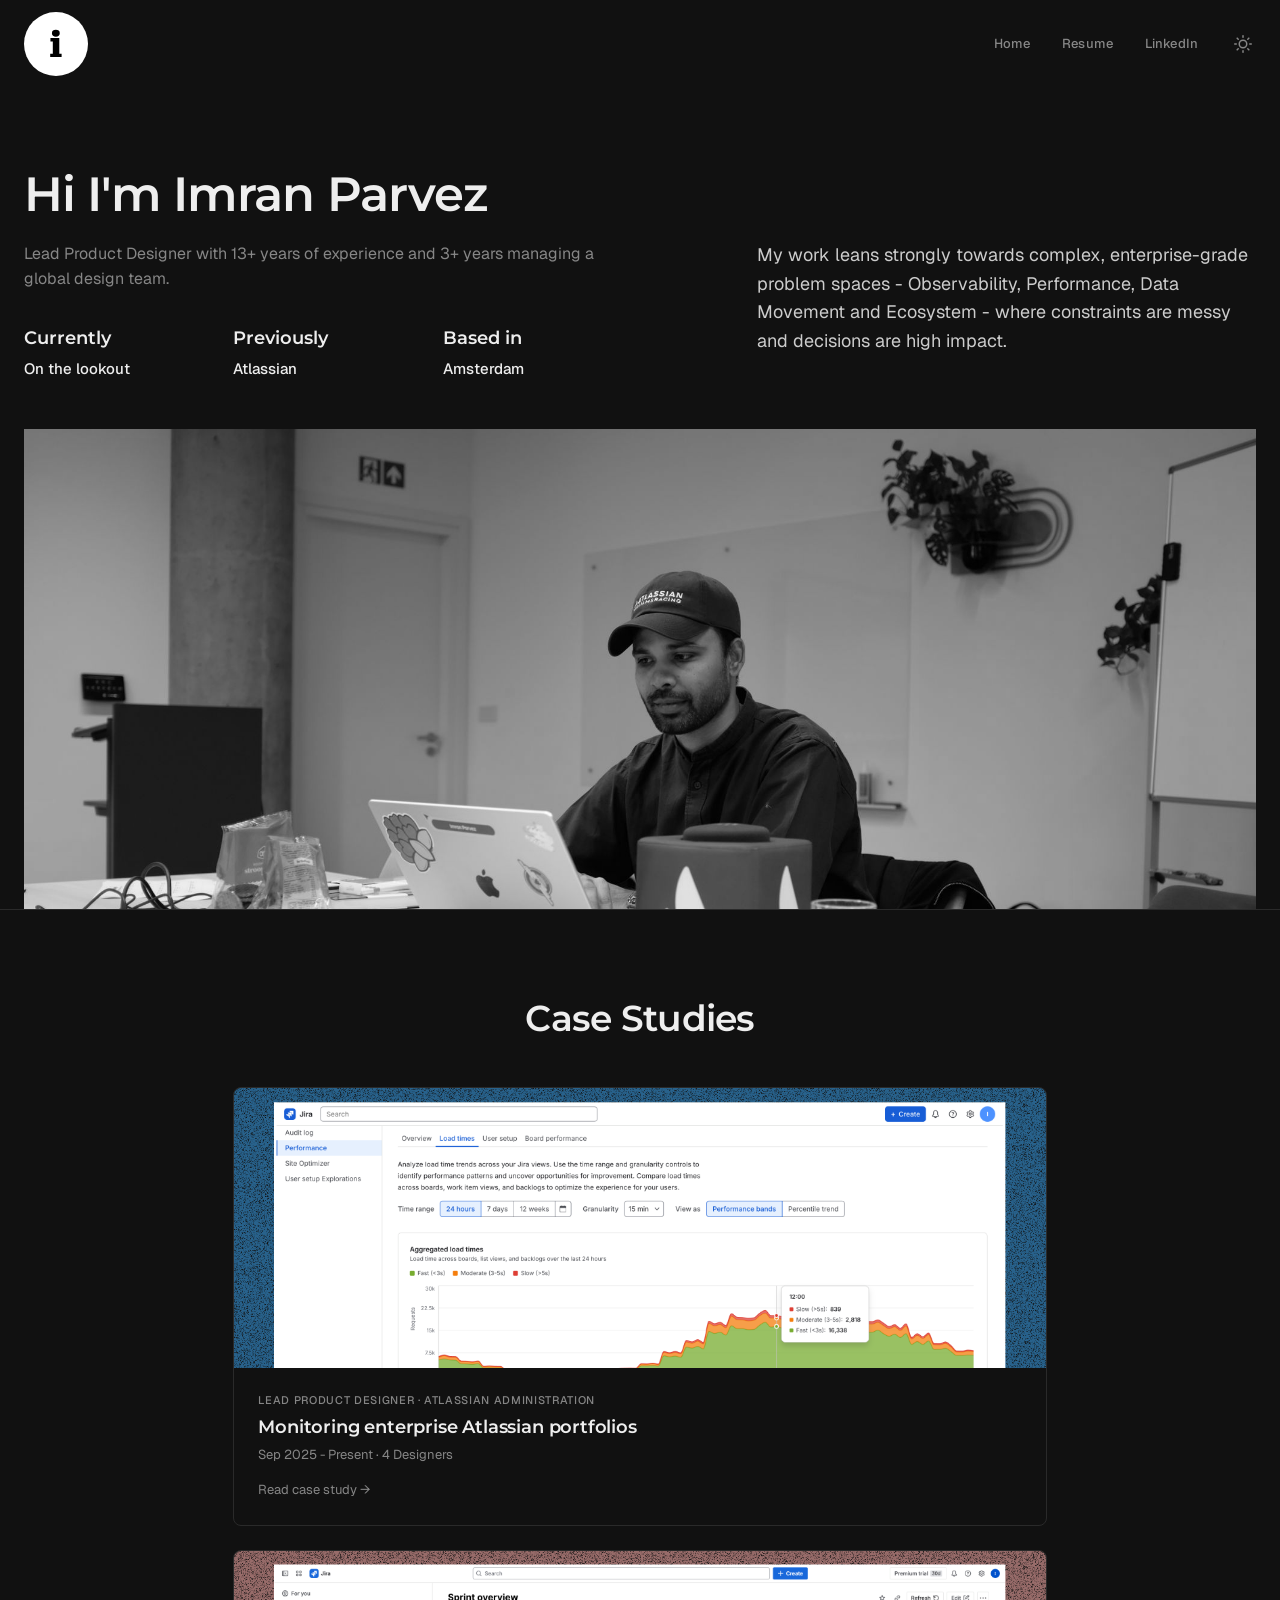
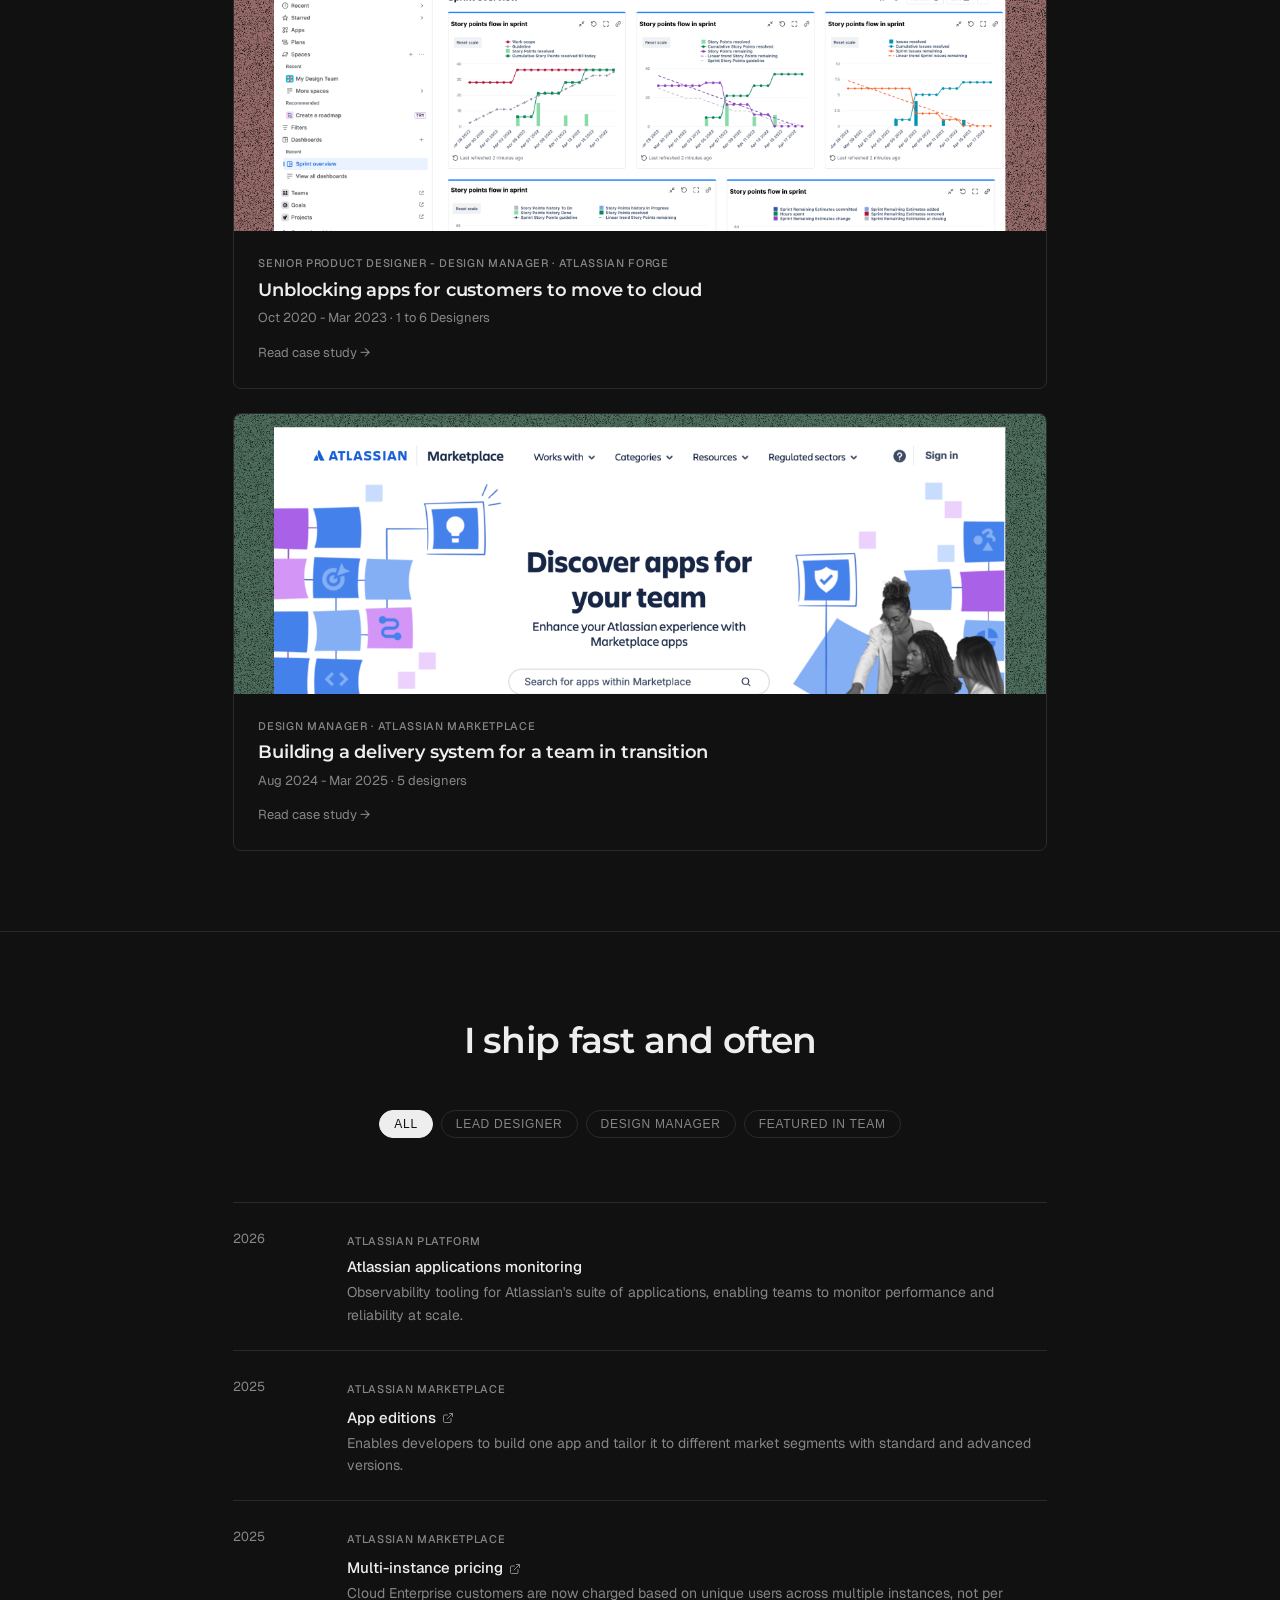
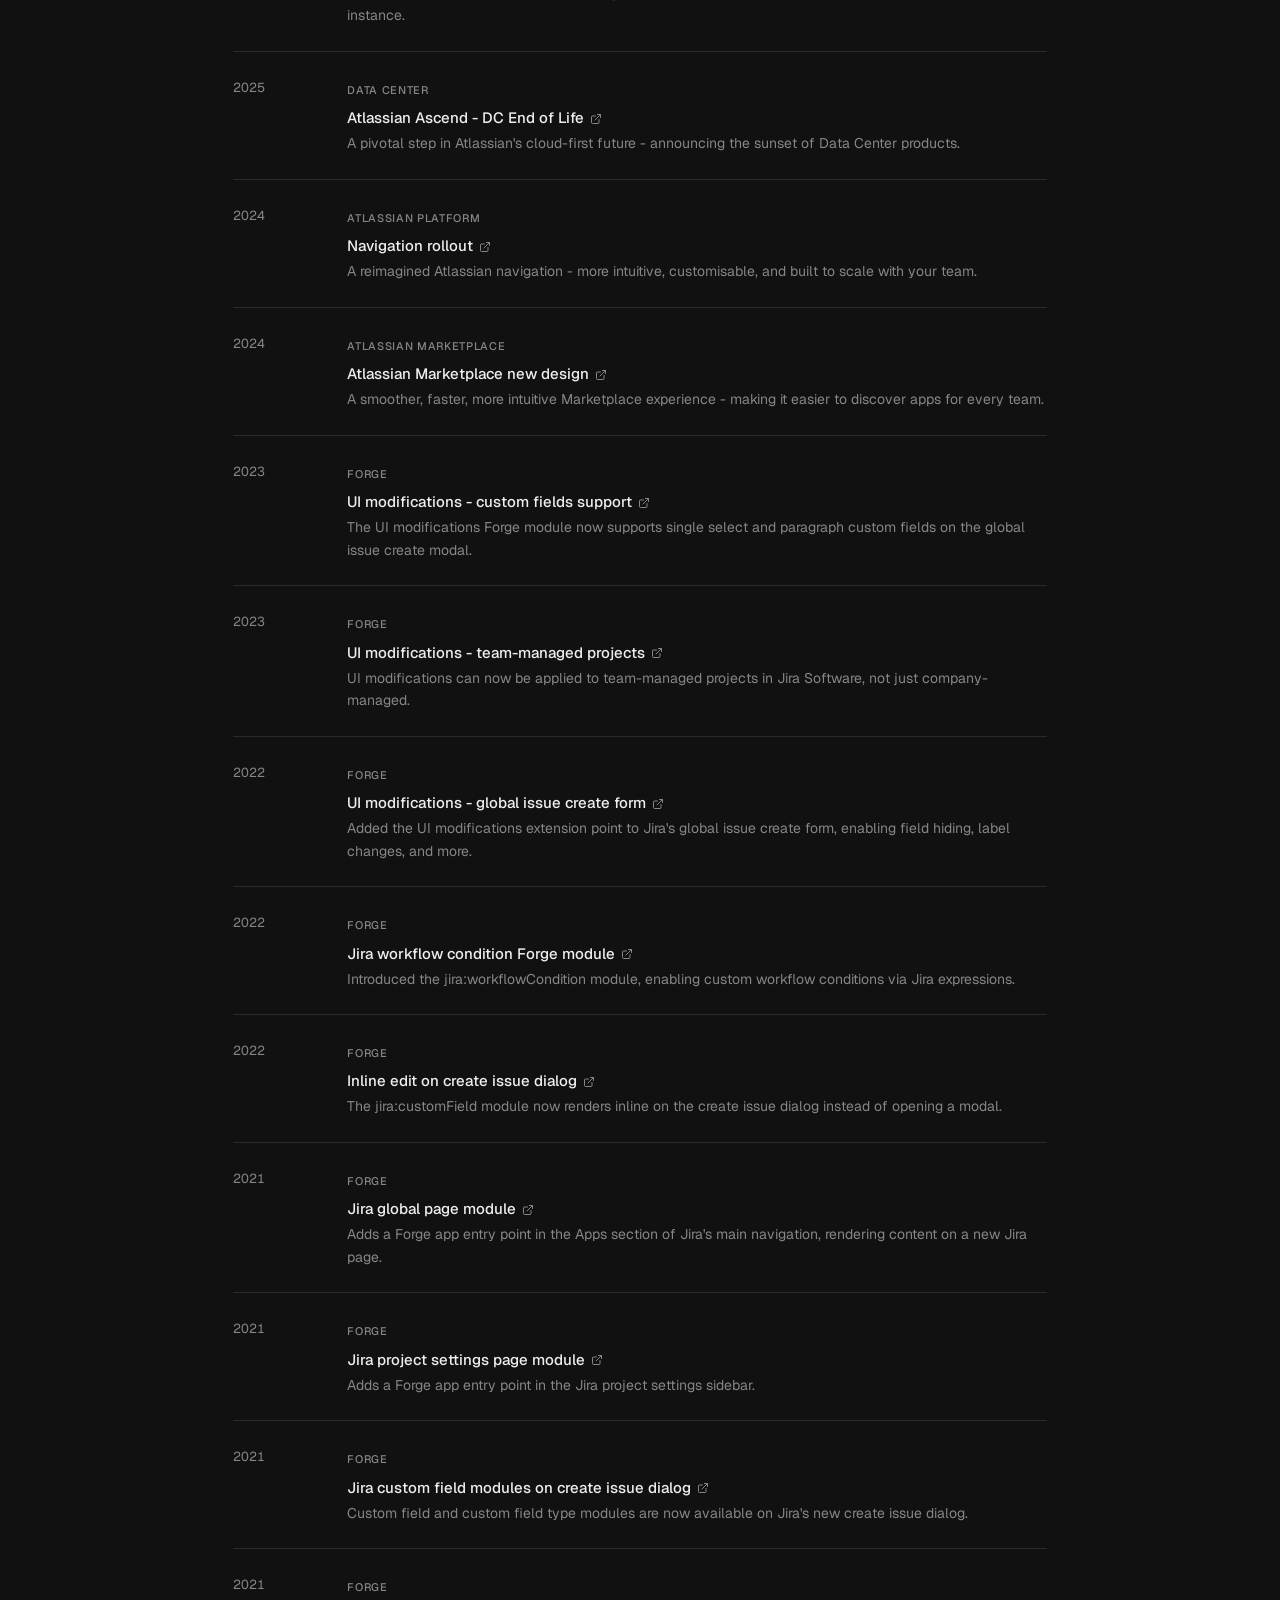
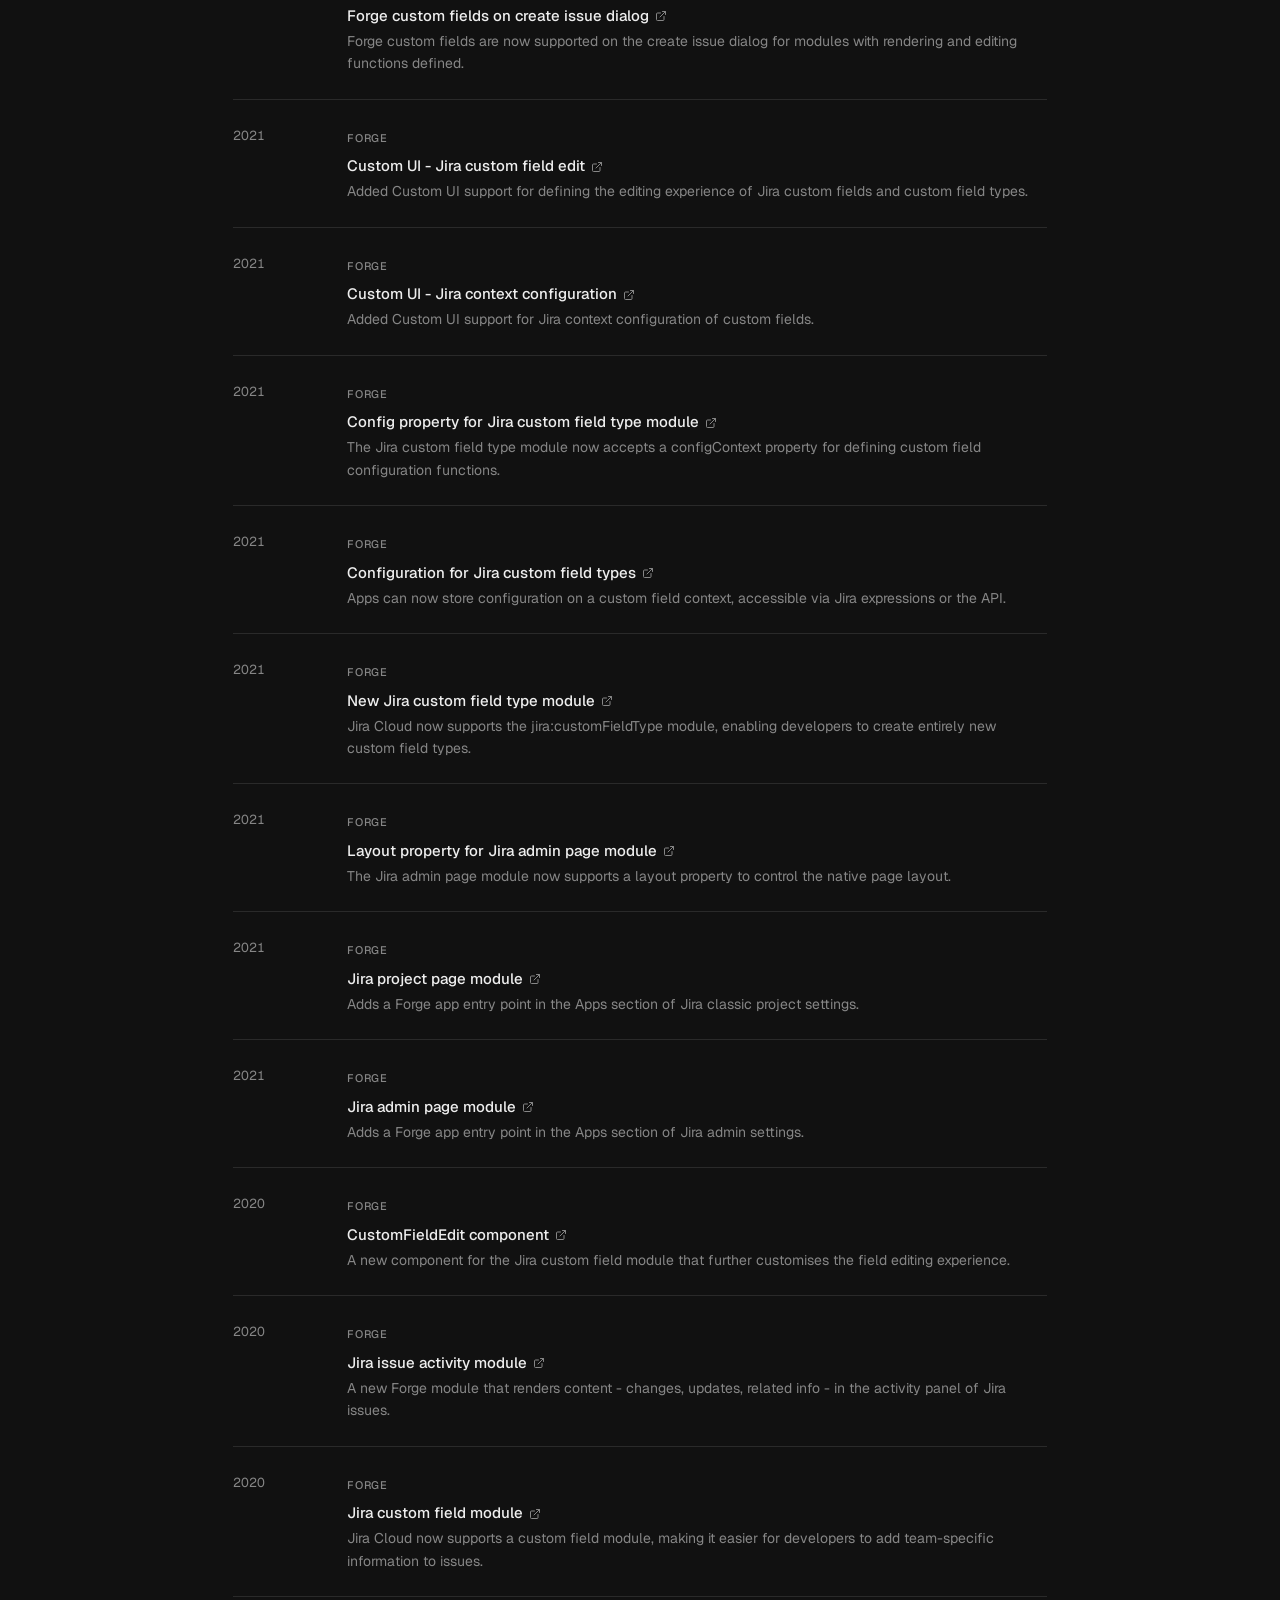
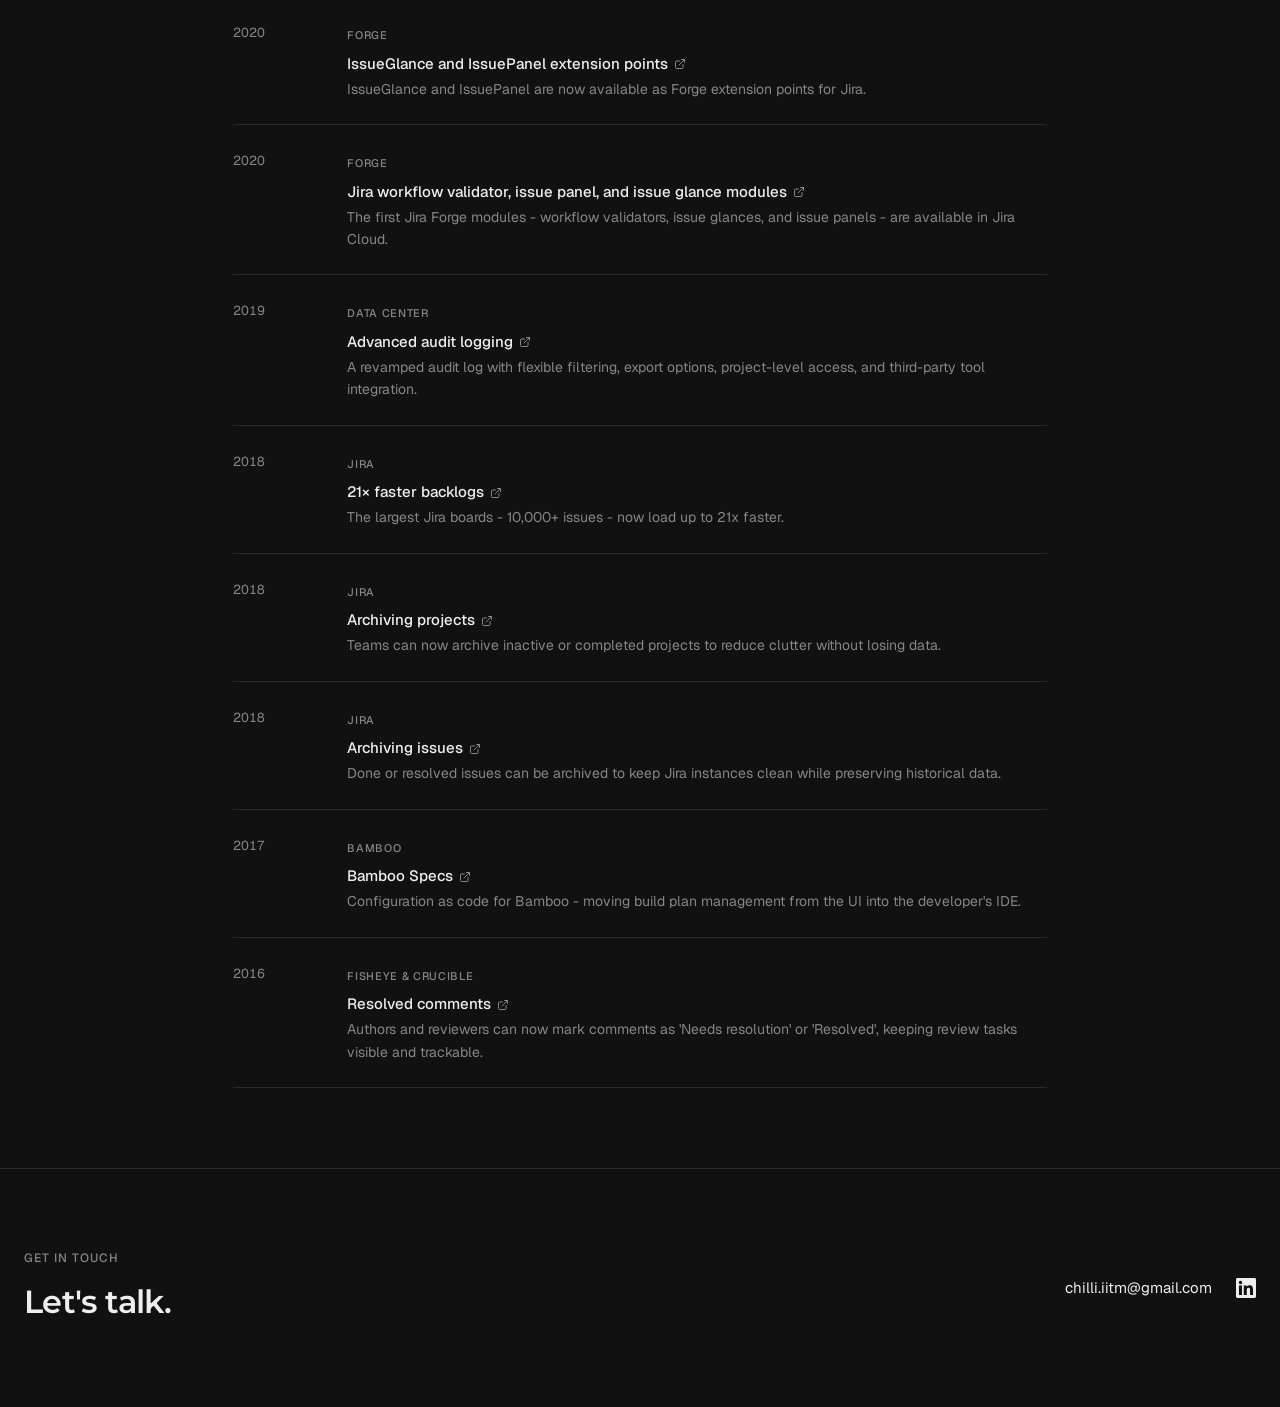
<file: index.html>
<!DOCTYPE html><html lang="en" data-astro-cid-j7pv25f6> <head><meta charset="utf-8"><link rel="icon" type="image/svg+xml" href="/logo-black.svg"><meta name="viewport" content="width=device-width"><meta name="generator" content="Astro v6.0.8"><title>Imran Parvez - Lead Product Designer</title><meta property="og:type" content="website"><meta property="og:url" content="https://imranparvez.com/"><meta property="og:title" content="Imran Parvez Portfolio"><meta property="og:image" content="https://imranparvez.com/link-preview.png"><meta name="twitter:card" content="summary_large_image"><meta name="twitter:title" content="Imran Parvez Portfolio"><meta name="twitter:image" content="https://imranparvez.com/link-preview.png"><link rel="preconnect" href="https://fonts.googleapis.com"><link rel="preconnect" href="https://fonts.gstatic.com" crossorigin><link href="https://fonts.googleapis.com/css2?family=Geist:wght@400;500&family=Montserrat:wght@600&display=swap" rel="stylesheet"><script data-goatcounter="https://imparvez.goatcounter.com/count" async src="//gc.zgo.at/count.js"></script><script>
      (function() {
        if (localStorage.getItem('theme') !== 'light') {
          document.documentElement.classList.add('dark');
        }
      })();
    </script><link rel="stylesheet" href="/_astro/index@_@astro.DTVrYfMd.css"></head> <body data-astro-cid-j7pv25f6> <!-- TOP NAV --> <nav class="topnav" data-astro-cid-j7pv25f6> <div class="topnav__inner" data-astro-cid-j7pv25f6> <a href="/" class="topnav__logo" aria-label="Home" data-astro-cid-j7pv25f6> <img src="/logo-black.svg" alt="Imran Parvez" data-astro-cid-j7pv25f6> </a> <div class="topnav__links" data-astro-cid-j7pv25f6> <a href="/" class="topnav__link" data-astro-cid-j7pv25f6>Home</a> <a href="/imran-resume-2026-3.pdf" class="topnav__link" target="_blank" rel="noopener noreferrer" data-astro-cid-j7pv25f6>Resume</a> <a href="https://www.linkedin.com/in/imranparvez1/" class="topnav__link" target="_blank" rel="noopener noreferrer" data-astro-cid-j7pv25f6>LinkedIn</a> <button id="theme-toggle" class="topnav__toggle" aria-label="Toggle theme" data-astro-cid-j7pv25f6> <!-- Sun: shown in dark mode --> <svg class="icon-sun" xmlns="http://www.w3.org/2000/svg" viewBox="0 0 24 24" fill="none" stroke="currentColor" stroke-width="2" stroke-linecap="round" stroke-linejoin="round" data-astro-cid-j7pv25f6> <circle cx="12" cy="12" r="5" data-astro-cid-j7pv25f6></circle><line x1="12" y1="1" x2="12" y2="3" data-astro-cid-j7pv25f6></line><line x1="12" y1="21" x2="12" y2="23" data-astro-cid-j7pv25f6></line><line x1="4.22" y1="4.22" x2="5.64" y2="5.64" data-astro-cid-j7pv25f6></line><line x1="18.36" y1="18.36" x2="19.78" y2="19.78" data-astro-cid-j7pv25f6></line><line x1="1" y1="12" x2="3" y2="12" data-astro-cid-j7pv25f6></line><line x1="21" y1="12" x2="23" y2="12" data-astro-cid-j7pv25f6></line><line x1="4.22" y1="19.78" x2="5.64" y2="18.36" data-astro-cid-j7pv25f6></line><line x1="18.36" y1="5.64" x2="19.78" y2="4.22" data-astro-cid-j7pv25f6></line> </svg> <!-- Moon: shown in light mode --> <svg class="icon-moon" xmlns="http://www.w3.org/2000/svg" viewBox="0 0 24 24" fill="none" stroke="currentColor" stroke-width="2" stroke-linecap="round" stroke-linejoin="round" data-astro-cid-j7pv25f6> <path d="M21 12.79A9 9 0 1 1 11.21 3 7 7 0 0 0 21 12.79z" data-astro-cid-j7pv25f6></path> </svg> </button> </div> </div> </nav> <!-- HEADER --> <header class="header" data-astro-cid-j7pv25f6> <div class="container" data-astro-cid-j7pv25f6> <div class="grid" data-astro-cid-j7pv25f6> <div class="header__name-row" data-astro-cid-j7pv25f6> <h1 class="header__name" data-astro-cid-j7pv25f6>Hi I'm Imran Parvez</h1> </div> <div class="header__left" data-astro-cid-j7pv25f6> <p class="header__title" data-astro-cid-j7pv25f6>Lead Product Designer with 13+ years of experience and 3+ years managing a global design team.</p> <div class="header__meta" data-astro-cid-j7pv25f6> <div class="header__meta-item" data-astro-cid-j7pv25f6> <h2 class="header__meta-label" data-astro-cid-j7pv25f6>Currently</h2> <p class="header__meta-value" data-astro-cid-j7pv25f6>On the lookout</p> </div> <div class="header__meta-item" data-astro-cid-j7pv25f6> <h2 class="header__meta-label" data-astro-cid-j7pv25f6>Previously</h2> <p class="header__meta-value" data-astro-cid-j7pv25f6>Atlassian</p> </div> <div class="header__meta-item" data-astro-cid-j7pv25f6> <h2 class="header__meta-label" data-astro-cid-j7pv25f6>Based in</h2> <p class="header__meta-value" data-astro-cid-j7pv25f6>Amsterdam</p> </div> </div> </div> <div class="header__right" data-astro-cid-j7pv25f6> <p class="header__bio" data-astro-cid-j7pv25f6>My work leans strongly towards complex, enterprise-grade problem spaces - Observability, Performance, Data Movement and Ecosystem - where constraints are messy and decisions are high impact.</p> </div> </div> </div> <div class="header__photo" data-astro-cid-j7pv25f6> <img src="/Hero-1.jpeg" alt="Imran Parvez" data-astro-cid-j7pv25f6> </div> </header> <!-- CASE STUDIES --> <section class="case-studies" data-astro-cid-j7pv25f6> <div class="container" data-astro-cid-j7pv25f6> <div class="grid" data-astro-cid-j7pv25f6> <h2 class="case-studies__title" data-astro-cid-j7pv25f6>Case Studies</h2> <div class="cs-list" data-astro-cid-j7pv25f6> <a href="/case-studies/app-monitoring" class="cs-card" data-astro-cid-j7pv25f6> <div class="cs-card__hero" data-astro-cid-j7pv25f6> <img src="/case-study-03-hero.png" alt="Monitoring enterprise Atlassian portfolios" data-astro-cid-j7pv25f6> </div> <div class="cs-card__body" data-astro-cid-j7pv25f6> <p class="cs-card__label" data-astro-cid-j7pv25f6>Lead Product Designer · Atlassian Administration</p> <h3 class="cs-card__title" data-astro-cid-j7pv25f6>Monitoring enterprise Atlassian portfolios</h3> <p class="cs-card__meta" data-astro-cid-j7pv25f6>Sep 2025 - Present · 4 Designers</p> <span class="cs-card__arrow" data-astro-cid-j7pv25f6>Read case study →</span> </div> </a><a href="/case-studies/unblocking-apps" class="cs-card" data-astro-cid-j7pv25f6> <div class="cs-card__hero" data-astro-cid-j7pv25f6> <img src="/case-study-02-hero.png" alt="Unblocking apps for customers to move to cloud" data-astro-cid-j7pv25f6> </div> <div class="cs-card__body" data-astro-cid-j7pv25f6> <p class="cs-card__label" data-astro-cid-j7pv25f6>Senior Product Designer - Design Manager · Atlassian forge</p> <h3 class="cs-card__title" data-astro-cid-j7pv25f6>Unblocking apps for customers to move to cloud</h3> <p class="cs-card__meta" data-astro-cid-j7pv25f6>Oct 2020 - Mar 2023 · 1 to 6 Designers</p> <span class="cs-card__arrow" data-astro-cid-j7pv25f6>Read case study →</span> </div> </a><a href="/case-studies/building-sprints" class="cs-card" data-astro-cid-j7pv25f6> <div class="cs-card__hero" data-astro-cid-j7pv25f6> <img src="/case-study-01-hero.png" alt="Building a delivery system for a team in transition" data-astro-cid-j7pv25f6> </div> <div class="cs-card__body" data-astro-cid-j7pv25f6> <p class="cs-card__label" data-astro-cid-j7pv25f6>Design Manager · Atlassian Marketplace</p> <h3 class="cs-card__title" data-astro-cid-j7pv25f6>Building a delivery system for a team in transition</h3> <p class="cs-card__meta" data-astro-cid-j7pv25f6>Aug 2024 - Mar 2025 · 5 designers</p> <span class="cs-card__arrow" data-astro-cid-j7pv25f6>Read case study →</span> </div> </a> </div> </div> </div> </section> <!-- SHIPPED --> <section class="shipped" data-astro-cid-j7pv25f6> <div class="container" data-astro-cid-j7pv25f6> <div class="grid" data-astro-cid-j7pv25f6> <h2 class="shipped__title" data-astro-cid-j7pv25f6>I ship fast and often</h2> <div class="filter-bar" data-astro-cid-j7pv25f6> <div class="filter-pills" data-astro-cid-j7pv25f6> <button class="filter-pill is-active" data-filter="all" data-astro-cid-j7pv25f6>All</button> <button class="filter-pill" data-filter="Lead Designer" data-astro-cid-j7pv25f6>Lead Designer</button> <button class="filter-pill" data-filter="Design Manager" data-astro-cid-j7pv25f6>Design Manager</button> <button class="filter-pill" data-filter="featured" data-astro-cid-j7pv25f6>Featured in Team</button> </div> </div> <div class="team-callout" data-astro-cid-j7pv25f6> <p class="team-callout__label" data-astro-cid-j7pv25f6>About Team</p> <p class="team-callout__body" data-astro-cid-j7pv25f6>Team is Atlassian's flagship annual conference held in Anaheim, California. The top releases for our customers are announced here.</p> </div> <div class="shipped__list" data-astro-cid-j7pv25f6> <div class="changelog-entry" data-role="Lead Designer" data-featured="false" data-astro-cid-j7pv25f6> <span class="changelog-year" data-astro-cid-j7pv25f6>2026</span> <div class="changelog-content" data-astro-cid-j7pv25f6> <div class="changelog-meta" data-astro-cid-j7pv25f6> <span class="changelog-product" data-astro-cid-j7pv25f6>Atlassian Platform</span> </div> <span class="changelog-name--no-link" data-astro-cid-j7pv25f6>Atlassian applications monitoring</span> <p class="changelog-description" data-astro-cid-j7pv25f6>Observability tooling for Atlassian&#39;s suite of applications, enabling teams to monitor performance and reliability at scale.</p> </div> </div><div class="changelog-entry" data-role="Design Manager" data-featured="true" data-astro-cid-j7pv25f6> <span class="changelog-year" data-astro-cid-j7pv25f6>2025</span> <div class="changelog-content" data-astro-cid-j7pv25f6> <div class="changelog-meta" data-astro-cid-j7pv25f6> <span class="changelog-product" data-astro-cid-j7pv25f6>Atlassian Marketplace</span> </div> <a href="https://www.atlassian.com/blog/developer/app-editions-are-live" class="changelog-name" target="_blank" rel="noopener noreferrer" data-astro-cid-j7pv25f6> App editions <svg xmlns="http://www.w3.org/2000/svg" viewBox="0 0 24 24" fill="none" stroke="currentColor" stroke-width="2" stroke-linecap="round" stroke-linejoin="round" data-astro-cid-j7pv25f6> <path d="M18 13v6a2 2 0 0 1-2 2H5a2 2 0 0 1-2-2V8a2 2 0 0 1 2-2h6" data-astro-cid-j7pv25f6></path><polyline points="15 3 21 3 21 9" data-astro-cid-j7pv25f6></polyline><line x1="10" y1="14" x2="21" y2="3" data-astro-cid-j7pv25f6></line> </svg> </a> <p class="changelog-description" data-astro-cid-j7pv25f6>Enables developers to build one app and tailor it to different market segments with standard and advanced versions.</p> </div> </div><div class="changelog-entry" data-role="Design Manager" data-featured="false" data-astro-cid-j7pv25f6> <span class="changelog-year" data-astro-cid-j7pv25f6>2025</span> <div class="changelog-content" data-astro-cid-j7pv25f6> <div class="changelog-meta" data-astro-cid-j7pv25f6> <span class="changelog-product" data-astro-cid-j7pv25f6>Atlassian Marketplace</span> </div> <a href="https://developer.atlassian.com/platform/marketplace/changelog/#CHANGE-2919" class="changelog-name" target="_blank" rel="noopener noreferrer" data-astro-cid-j7pv25f6> Multi-instance pricing <svg xmlns="http://www.w3.org/2000/svg" viewBox="0 0 24 24" fill="none" stroke="currentColor" stroke-width="2" stroke-linecap="round" stroke-linejoin="round" data-astro-cid-j7pv25f6> <path d="M18 13v6a2 2 0 0 1-2 2H5a2 2 0 0 1-2-2V8a2 2 0 0 1 2-2h6" data-astro-cid-j7pv25f6></path><polyline points="15 3 21 3 21 9" data-astro-cid-j7pv25f6></polyline><line x1="10" y1="14" x2="21" y2="3" data-astro-cid-j7pv25f6></line> </svg> </a> <p class="changelog-description" data-astro-cid-j7pv25f6>Cloud Enterprise customers are now charged based on unique users across multiple instances, not per instance.</p> </div> </div><div class="changelog-entry" data-role="Design Manager" data-featured="false" data-astro-cid-j7pv25f6> <span class="changelog-year" data-astro-cid-j7pv25f6>2025</span> <div class="changelog-content" data-astro-cid-j7pv25f6> <div class="changelog-meta" data-astro-cid-j7pv25f6> <span class="changelog-product" data-astro-cid-j7pv25f6>Data Center</span> </div> <a href="https://www.atlassian.com/blog/announcements/atlassian-ascend" class="changelog-name" target="_blank" rel="noopener noreferrer" data-astro-cid-j7pv25f6> Atlassian Ascend - DC End of Life <svg xmlns="http://www.w3.org/2000/svg" viewBox="0 0 24 24" fill="none" stroke="currentColor" stroke-width="2" stroke-linecap="round" stroke-linejoin="round" data-astro-cid-j7pv25f6> <path d="M18 13v6a2 2 0 0 1-2 2H5a2 2 0 0 1-2-2V8a2 2 0 0 1 2-2h6" data-astro-cid-j7pv25f6></path><polyline points="15 3 21 3 21 9" data-astro-cid-j7pv25f6></polyline><line x1="10" y1="14" x2="21" y2="3" data-astro-cid-j7pv25f6></line> </svg> </a> <p class="changelog-description" data-astro-cid-j7pv25f6>A pivotal step in Atlassian&#39;s cloud-first future - announcing the sunset of Data Center products.</p> </div> </div><div class="changelog-entry" data-role="Design Manager" data-featured="true" data-astro-cid-j7pv25f6> <span class="changelog-year" data-astro-cid-j7pv25f6>2024</span> <div class="changelog-content" data-astro-cid-j7pv25f6> <div class="changelog-meta" data-astro-cid-j7pv25f6> <span class="changelog-product" data-astro-cid-j7pv25f6>Atlassian Platform</span> </div> <a href="https://www.atlassian.com/blog/announcements/introducing-new-navigation" class="changelog-name" target="_blank" rel="noopener noreferrer" data-astro-cid-j7pv25f6> Navigation rollout <svg xmlns="http://www.w3.org/2000/svg" viewBox="0 0 24 24" fill="none" stroke="currentColor" stroke-width="2" stroke-linecap="round" stroke-linejoin="round" data-astro-cid-j7pv25f6> <path d="M18 13v6a2 2 0 0 1-2 2H5a2 2 0 0 1-2-2V8a2 2 0 0 1 2-2h6" data-astro-cid-j7pv25f6></path><polyline points="15 3 21 3 21 9" data-astro-cid-j7pv25f6></polyline><line x1="10" y1="14" x2="21" y2="3" data-astro-cid-j7pv25f6></line> </svg> </a> <p class="changelog-description" data-astro-cid-j7pv25f6>A reimagined Atlassian navigation - more intuitive, customisable, and built to scale with your team.</p> </div> </div><div class="changelog-entry" data-role="Design Manager" data-featured="true" data-astro-cid-j7pv25f6> <span class="changelog-year" data-astro-cid-j7pv25f6>2024</span> <div class="changelog-content" data-astro-cid-j7pv25f6> <div class="changelog-meta" data-astro-cid-j7pv25f6> <span class="changelog-product" data-astro-cid-j7pv25f6>Atlassian Marketplace</span> </div> <a href="https://www.youtube.com/watch?v=tHjQkDpF4_g" class="changelog-name" target="_blank" rel="noopener noreferrer" data-astro-cid-j7pv25f6> Atlassian Marketplace new design <svg xmlns="http://www.w3.org/2000/svg" viewBox="0 0 24 24" fill="none" stroke="currentColor" stroke-width="2" stroke-linecap="round" stroke-linejoin="round" data-astro-cid-j7pv25f6> <path d="M18 13v6a2 2 0 0 1-2 2H5a2 2 0 0 1-2-2V8a2 2 0 0 1 2-2h6" data-astro-cid-j7pv25f6></path><polyline points="15 3 21 3 21 9" data-astro-cid-j7pv25f6></polyline><line x1="10" y1="14" x2="21" y2="3" data-astro-cid-j7pv25f6></line> </svg> </a> <p class="changelog-description" data-astro-cid-j7pv25f6>A smoother, faster, more intuitive Marketplace experience - making it easier to discover apps for every team.</p> </div> </div><div class="changelog-entry" data-role="Design Manager" data-featured="false" data-astro-cid-j7pv25f6> <span class="changelog-year" data-astro-cid-j7pv25f6>2023</span> <div class="changelog-content" data-astro-cid-j7pv25f6> <div class="changelog-meta" data-astro-cid-j7pv25f6> <span class="changelog-product" data-astro-cid-j7pv25f6>Forge</span> </div> <a href="https://developer.atlassian.com/platform/forge/manifest-reference/modules/jira-ui-modifications/" class="changelog-name" target="_blank" rel="noopener noreferrer" data-astro-cid-j7pv25f6> UI modifications - custom fields support <svg xmlns="http://www.w3.org/2000/svg" viewBox="0 0 24 24" fill="none" stroke="currentColor" stroke-width="2" stroke-linecap="round" stroke-linejoin="round" data-astro-cid-j7pv25f6> <path d="M18 13v6a2 2 0 0 1-2 2H5a2 2 0 0 1-2-2V8a2 2 0 0 1 2-2h6" data-astro-cid-j7pv25f6></path><polyline points="15 3 21 3 21 9" data-astro-cid-j7pv25f6></polyline><line x1="10" y1="14" x2="21" y2="3" data-astro-cid-j7pv25f6></line> </svg> </a> <p class="changelog-description" data-astro-cid-j7pv25f6>The UI modifications Forge module now supports single select and paragraph custom fields on the global issue create modal.</p> </div> </div><div class="changelog-entry" data-role="Design Manager" data-featured="false" data-astro-cid-j7pv25f6> <span class="changelog-year" data-astro-cid-j7pv25f6>2023</span> <div class="changelog-content" data-astro-cid-j7pv25f6> <div class="changelog-meta" data-astro-cid-j7pv25f6> <span class="changelog-product" data-astro-cid-j7pv25f6>Forge</span> </div> <a href="https://developer.atlassian.com/platform/forge/manifest-reference/modules/jira-ui-modifications/" class="changelog-name" target="_blank" rel="noopener noreferrer" data-astro-cid-j7pv25f6> UI modifications - team-managed projects <svg xmlns="http://www.w3.org/2000/svg" viewBox="0 0 24 24" fill="none" stroke="currentColor" stroke-width="2" stroke-linecap="round" stroke-linejoin="round" data-astro-cid-j7pv25f6> <path d="M18 13v6a2 2 0 0 1-2 2H5a2 2 0 0 1-2-2V8a2 2 0 0 1 2-2h6" data-astro-cid-j7pv25f6></path><polyline points="15 3 21 3 21 9" data-astro-cid-j7pv25f6></polyline><line x1="10" y1="14" x2="21" y2="3" data-astro-cid-j7pv25f6></line> </svg> </a> <p class="changelog-description" data-astro-cid-j7pv25f6>UI modifications can now be applied to team-managed projects in Jira Software, not just company-managed.</p> </div> </div><div class="changelog-entry" data-role="Lead Designer" data-featured="false" data-astro-cid-j7pv25f6> <span class="changelog-year" data-astro-cid-j7pv25f6>2022</span> <div class="changelog-content" data-astro-cid-j7pv25f6> <div class="changelog-meta" data-astro-cid-j7pv25f6> <span class="changelog-product" data-astro-cid-j7pv25f6>Forge</span> </div> <a href="https://developer.atlassian.com/platform/forge/changelog/#CHANGE-669" class="changelog-name" target="_blank" rel="noopener noreferrer" data-astro-cid-j7pv25f6> UI modifications - global issue create form <svg xmlns="http://www.w3.org/2000/svg" viewBox="0 0 24 24" fill="none" stroke="currentColor" stroke-width="2" stroke-linecap="round" stroke-linejoin="round" data-astro-cid-j7pv25f6> <path d="M18 13v6a2 2 0 0 1-2 2H5a2 2 0 0 1-2-2V8a2 2 0 0 1 2-2h6" data-astro-cid-j7pv25f6></path><polyline points="15 3 21 3 21 9" data-astro-cid-j7pv25f6></polyline><line x1="10" y1="14" x2="21" y2="3" data-astro-cid-j7pv25f6></line> </svg> </a> <p class="changelog-description" data-astro-cid-j7pv25f6>Added the UI modifications extension point to Jira&#39;s global issue create form, enabling field hiding, label changes, and more.</p> </div> </div><div class="changelog-entry" data-role="Lead Designer" data-featured="false" data-astro-cid-j7pv25f6> <span class="changelog-year" data-astro-cid-j7pv25f6>2022</span> <div class="changelog-content" data-astro-cid-j7pv25f6> <div class="changelog-meta" data-astro-cid-j7pv25f6> <span class="changelog-product" data-astro-cid-j7pv25f6>Forge</span> </div> <a href="https://developer.atlassian.com/platform/forge/changelog/#CHANGE-653" class="changelog-name" target="_blank" rel="noopener noreferrer" data-astro-cid-j7pv25f6> Jira workflow condition Forge module <svg xmlns="http://www.w3.org/2000/svg" viewBox="0 0 24 24" fill="none" stroke="currentColor" stroke-width="2" stroke-linecap="round" stroke-linejoin="round" data-astro-cid-j7pv25f6> <path d="M18 13v6a2 2 0 0 1-2 2H5a2 2 0 0 1-2-2V8a2 2 0 0 1 2-2h6" data-astro-cid-j7pv25f6></path><polyline points="15 3 21 3 21 9" data-astro-cid-j7pv25f6></polyline><line x1="10" y1="14" x2="21" y2="3" data-astro-cid-j7pv25f6></line> </svg> </a> <p class="changelog-description" data-astro-cid-j7pv25f6>Introduced the jira:workflowCondition module, enabling custom workflow conditions via Jira expressions.</p> </div> </div><div class="changelog-entry" data-role="Lead Designer" data-featured="false" data-astro-cid-j7pv25f6> <span class="changelog-year" data-astro-cid-j7pv25f6>2022</span> <div class="changelog-content" data-astro-cid-j7pv25f6> <div class="changelog-meta" data-astro-cid-j7pv25f6> <span class="changelog-product" data-astro-cid-j7pv25f6>Forge</span> </div> <a href="https://developer.atlassian.com/platform/forge/changelog/#CHANGE-623" class="changelog-name" target="_blank" rel="noopener noreferrer" data-astro-cid-j7pv25f6> Inline edit on create issue dialog <svg xmlns="http://www.w3.org/2000/svg" viewBox="0 0 24 24" fill="none" stroke="currentColor" stroke-width="2" stroke-linecap="round" stroke-linejoin="round" data-astro-cid-j7pv25f6> <path d="M18 13v6a2 2 0 0 1-2 2H5a2 2 0 0 1-2-2V8a2 2 0 0 1 2-2h6" data-astro-cid-j7pv25f6></path><polyline points="15 3 21 3 21 9" data-astro-cid-j7pv25f6></polyline><line x1="10" y1="14" x2="21" y2="3" data-astro-cid-j7pv25f6></line> </svg> </a> <p class="changelog-description" data-astro-cid-j7pv25f6>The jira:customField module now renders inline on the create issue dialog instead of opening a modal.</p> </div> </div><div class="changelog-entry" data-role="Lead Designer" data-featured="false" data-astro-cid-j7pv25f6> <span class="changelog-year" data-astro-cid-j7pv25f6>2021</span> <div class="changelog-content" data-astro-cid-j7pv25f6> <div class="changelog-meta" data-astro-cid-j7pv25f6> <span class="changelog-product" data-astro-cid-j7pv25f6>Forge</span> </div> <a href="https://developer.atlassian.com/platform/forge/changelog/#CHANGE-483" class="changelog-name" target="_blank" rel="noopener noreferrer" data-astro-cid-j7pv25f6> Jira global page module <svg xmlns="http://www.w3.org/2000/svg" viewBox="0 0 24 24" fill="none" stroke="currentColor" stroke-width="2" stroke-linecap="round" stroke-linejoin="round" data-astro-cid-j7pv25f6> <path d="M18 13v6a2 2 0 0 1-2 2H5a2 2 0 0 1-2-2V8a2 2 0 0 1 2-2h6" data-astro-cid-j7pv25f6></path><polyline points="15 3 21 3 21 9" data-astro-cid-j7pv25f6></polyline><line x1="10" y1="14" x2="21" y2="3" data-astro-cid-j7pv25f6></line> </svg> </a> <p class="changelog-description" data-astro-cid-j7pv25f6>Adds a Forge app entry point in the Apps section of Jira&#39;s main navigation, rendering content on a new Jira page.</p> </div> </div><div class="changelog-entry" data-role="Lead Designer" data-featured="false" data-astro-cid-j7pv25f6> <span class="changelog-year" data-astro-cid-j7pv25f6>2021</span> <div class="changelog-content" data-astro-cid-j7pv25f6> <div class="changelog-meta" data-astro-cid-j7pv25f6> <span class="changelog-product" data-astro-cid-j7pv25f6>Forge</span> </div> <a href="https://developer.atlassian.com/platform/forge/changelog/#CHANGE-482" class="changelog-name" target="_blank" rel="noopener noreferrer" data-astro-cid-j7pv25f6> Jira project settings page module <svg xmlns="http://www.w3.org/2000/svg" viewBox="0 0 24 24" fill="none" stroke="currentColor" stroke-width="2" stroke-linecap="round" stroke-linejoin="round" data-astro-cid-j7pv25f6> <path d="M18 13v6a2 2 0 0 1-2 2H5a2 2 0 0 1-2-2V8a2 2 0 0 1 2-2h6" data-astro-cid-j7pv25f6></path><polyline points="15 3 21 3 21 9" data-astro-cid-j7pv25f6></polyline><line x1="10" y1="14" x2="21" y2="3" data-astro-cid-j7pv25f6></line> </svg> </a> <p class="changelog-description" data-astro-cid-j7pv25f6>Adds a Forge app entry point in the Jira project settings sidebar.</p> </div> </div><div class="changelog-entry" data-role="Lead Designer" data-featured="false" data-astro-cid-j7pv25f6> <span class="changelog-year" data-astro-cid-j7pv25f6>2021</span> <div class="changelog-content" data-astro-cid-j7pv25f6> <div class="changelog-meta" data-astro-cid-j7pv25f6> <span class="changelog-product" data-astro-cid-j7pv25f6>Forge</span> </div> <a href="https://developer.atlassian.com/platform/forge/changelog/#CHANGE-526" class="changelog-name" target="_blank" rel="noopener noreferrer" data-astro-cid-j7pv25f6> Jira custom field modules on create issue dialog <svg xmlns="http://www.w3.org/2000/svg" viewBox="0 0 24 24" fill="none" stroke="currentColor" stroke-width="2" stroke-linecap="round" stroke-linejoin="round" data-astro-cid-j7pv25f6> <path d="M18 13v6a2 2 0 0 1-2 2H5a2 2 0 0 1-2-2V8a2 2 0 0 1 2-2h6" data-astro-cid-j7pv25f6></path><polyline points="15 3 21 3 21 9" data-astro-cid-j7pv25f6></polyline><line x1="10" y1="14" x2="21" y2="3" data-astro-cid-j7pv25f6></line> </svg> </a> <p class="changelog-description" data-astro-cid-j7pv25f6>Custom field and custom field type modules are now available on Jira&#39;s new create issue dialog.</p> </div> </div><div class="changelog-entry" data-role="Lead Designer" data-featured="true" data-astro-cid-j7pv25f6> <span class="changelog-year" data-astro-cid-j7pv25f6>2021</span> <div class="changelog-content" data-astro-cid-j7pv25f6> <div class="changelog-meta" data-astro-cid-j7pv25f6> <span class="changelog-product" data-astro-cid-j7pv25f6>Forge</span> </div> <a href="https://developer.atlassian.com/platform/forge/changelog/#CHANGE-255" class="changelog-name" target="_blank" rel="noopener noreferrer" data-astro-cid-j7pv25f6> Forge custom fields on create issue dialog <svg xmlns="http://www.w3.org/2000/svg" viewBox="0 0 24 24" fill="none" stroke="currentColor" stroke-width="2" stroke-linecap="round" stroke-linejoin="round" data-astro-cid-j7pv25f6> <path d="M18 13v6a2 2 0 0 1-2 2H5a2 2 0 0 1-2-2V8a2 2 0 0 1 2-2h6" data-astro-cid-j7pv25f6></path><polyline points="15 3 21 3 21 9" data-astro-cid-j7pv25f6></polyline><line x1="10" y1="14" x2="21" y2="3" data-astro-cid-j7pv25f6></line> </svg> </a> <p class="changelog-description" data-astro-cid-j7pv25f6>Forge custom fields are now supported on the create issue dialog for modules with rendering and editing functions defined.</p> </div> </div><div class="changelog-entry" data-role="Lead Designer" data-featured="false" data-astro-cid-j7pv25f6> <span class="changelog-year" data-astro-cid-j7pv25f6>2021</span> <div class="changelog-content" data-astro-cid-j7pv25f6> <div class="changelog-meta" data-astro-cid-j7pv25f6> <span class="changelog-product" data-astro-cid-j7pv25f6>Forge</span> </div> <a href="https://developer.atlassian.com/platform/forge/changelog/#CHANGE-334" class="changelog-name" target="_blank" rel="noopener noreferrer" data-astro-cid-j7pv25f6> Custom UI - Jira custom field edit <svg xmlns="http://www.w3.org/2000/svg" viewBox="0 0 24 24" fill="none" stroke="currentColor" stroke-width="2" stroke-linecap="round" stroke-linejoin="round" data-astro-cid-j7pv25f6> <path d="M18 13v6a2 2 0 0 1-2 2H5a2 2 0 0 1-2-2V8a2 2 0 0 1 2-2h6" data-astro-cid-j7pv25f6></path><polyline points="15 3 21 3 21 9" data-astro-cid-j7pv25f6></polyline><line x1="10" y1="14" x2="21" y2="3" data-astro-cid-j7pv25f6></line> </svg> </a> <p class="changelog-description" data-astro-cid-j7pv25f6>Added Custom UI support for defining the editing experience of Jira custom fields and custom field types.</p> </div> </div><div class="changelog-entry" data-role="Lead Designer" data-featured="false" data-astro-cid-j7pv25f6> <span class="changelog-year" data-astro-cid-j7pv25f6>2021</span> <div class="changelog-content" data-astro-cid-j7pv25f6> <div class="changelog-meta" data-astro-cid-j7pv25f6> <span class="changelog-product" data-astro-cid-j7pv25f6>Forge</span> </div> <a href="https://developer.atlassian.com/platform/forge/changelog/#CHANGE-335" class="changelog-name" target="_blank" rel="noopener noreferrer" data-astro-cid-j7pv25f6> Custom UI - Jira context configuration <svg xmlns="http://www.w3.org/2000/svg" viewBox="0 0 24 24" fill="none" stroke="currentColor" stroke-width="2" stroke-linecap="round" stroke-linejoin="round" data-astro-cid-j7pv25f6> <path d="M18 13v6a2 2 0 0 1-2 2H5a2 2 0 0 1-2-2V8a2 2 0 0 1 2-2h6" data-astro-cid-j7pv25f6></path><polyline points="15 3 21 3 21 9" data-astro-cid-j7pv25f6></polyline><line x1="10" y1="14" x2="21" y2="3" data-astro-cid-j7pv25f6></line> </svg> </a> <p class="changelog-description" data-astro-cid-j7pv25f6>Added Custom UI support for Jira context configuration of custom fields.</p> </div> </div><div class="changelog-entry" data-role="Lead Designer" data-featured="false" data-astro-cid-j7pv25f6> <span class="changelog-year" data-astro-cid-j7pv25f6>2021</span> <div class="changelog-content" data-astro-cid-j7pv25f6> <div class="changelog-meta" data-astro-cid-j7pv25f6> <span class="changelog-product" data-astro-cid-j7pv25f6>Forge</span> </div> <a href="https://developer.atlassian.com/platform/forge/changelog/#CHANGE-256" class="changelog-name" target="_blank" rel="noopener noreferrer" data-astro-cid-j7pv25f6> Config property for Jira custom field type module <svg xmlns="http://www.w3.org/2000/svg" viewBox="0 0 24 24" fill="none" stroke="currentColor" stroke-width="2" stroke-linecap="round" stroke-linejoin="round" data-astro-cid-j7pv25f6> <path d="M18 13v6a2 2 0 0 1-2 2H5a2 2 0 0 1-2-2V8a2 2 0 0 1 2-2h6" data-astro-cid-j7pv25f6></path><polyline points="15 3 21 3 21 9" data-astro-cid-j7pv25f6></polyline><line x1="10" y1="14" x2="21" y2="3" data-astro-cid-j7pv25f6></line> </svg> </a> <p class="changelog-description" data-astro-cid-j7pv25f6>The Jira custom field type module now accepts a configContext property for defining custom field configuration functions.</p> </div> </div><div class="changelog-entry" data-role="Lead Designer" data-featured="false" data-astro-cid-j7pv25f6> <span class="changelog-year" data-astro-cid-j7pv25f6>2021</span> <div class="changelog-content" data-astro-cid-j7pv25f6> <div class="changelog-meta" data-astro-cid-j7pv25f6> <span class="changelog-product" data-astro-cid-j7pv25f6>Forge</span> </div> <a href="https://developer.atlassian.com/platform/forge/changelog/#CHANGE-230" class="changelog-name" target="_blank" rel="noopener noreferrer" data-astro-cid-j7pv25f6> Configuration for Jira custom field types <svg xmlns="http://www.w3.org/2000/svg" viewBox="0 0 24 24" fill="none" stroke="currentColor" stroke-width="2" stroke-linecap="round" stroke-linejoin="round" data-astro-cid-j7pv25f6> <path d="M18 13v6a2 2 0 0 1-2 2H5a2 2 0 0 1-2-2V8a2 2 0 0 1 2-2h6" data-astro-cid-j7pv25f6></path><polyline points="15 3 21 3 21 9" data-astro-cid-j7pv25f6></polyline><line x1="10" y1="14" x2="21" y2="3" data-astro-cid-j7pv25f6></line> </svg> </a> <p class="changelog-description" data-astro-cid-j7pv25f6>Apps can now store configuration on a custom field context, accessible via Jira expressions or the API.</p> </div> </div><div class="changelog-entry" data-role="Lead Designer" data-featured="false" data-astro-cid-j7pv25f6> <span class="changelog-year" data-astro-cid-j7pv25f6>2021</span> <div class="changelog-content" data-astro-cid-j7pv25f6> <div class="changelog-meta" data-astro-cid-j7pv25f6> <span class="changelog-product" data-astro-cid-j7pv25f6>Forge</span> </div> <a href="https://developer.atlassian.com/platform/forge/changelog/#CHANGE-205" class="changelog-name" target="_blank" rel="noopener noreferrer" data-astro-cid-j7pv25f6> New Jira custom field type module <svg xmlns="http://www.w3.org/2000/svg" viewBox="0 0 24 24" fill="none" stroke="currentColor" stroke-width="2" stroke-linecap="round" stroke-linejoin="round" data-astro-cid-j7pv25f6> <path d="M18 13v6a2 2 0 0 1-2 2H5a2 2 0 0 1-2-2V8a2 2 0 0 1 2-2h6" data-astro-cid-j7pv25f6></path><polyline points="15 3 21 3 21 9" data-astro-cid-j7pv25f6></polyline><line x1="10" y1="14" x2="21" y2="3" data-astro-cid-j7pv25f6></line> </svg> </a> <p class="changelog-description" data-astro-cid-j7pv25f6>Jira Cloud now supports the jira:customFieldType module, enabling developers to create entirely new custom field types.</p> </div> </div><div class="changelog-entry" data-role="Lead Designer" data-featured="false" data-astro-cid-j7pv25f6> <span class="changelog-year" data-astro-cid-j7pv25f6>2021</span> <div class="changelog-content" data-astro-cid-j7pv25f6> <div class="changelog-meta" data-astro-cid-j7pv25f6> <span class="changelog-product" data-astro-cid-j7pv25f6>Forge</span> </div> <a href="https://developer.atlassian.com/platform/forge/changelog/#CHANGE-188" class="changelog-name" target="_blank" rel="noopener noreferrer" data-astro-cid-j7pv25f6> Layout property for Jira admin page module <svg xmlns="http://www.w3.org/2000/svg" viewBox="0 0 24 24" fill="none" stroke="currentColor" stroke-width="2" stroke-linecap="round" stroke-linejoin="round" data-astro-cid-j7pv25f6> <path d="M18 13v6a2 2 0 0 1-2 2H5a2 2 0 0 1-2-2V8a2 2 0 0 1 2-2h6" data-astro-cid-j7pv25f6></path><polyline points="15 3 21 3 21 9" data-astro-cid-j7pv25f6></polyline><line x1="10" y1="14" x2="21" y2="3" data-astro-cid-j7pv25f6></line> </svg> </a> <p class="changelog-description" data-astro-cid-j7pv25f6>The Jira admin page module now supports a layout property to control the native page layout.</p> </div> </div><div class="changelog-entry" data-role="Lead Designer" data-featured="false" data-astro-cid-j7pv25f6> <span class="changelog-year" data-astro-cid-j7pv25f6>2021</span> <div class="changelog-content" data-astro-cid-j7pv25f6> <div class="changelog-meta" data-astro-cid-j7pv25f6> <span class="changelog-product" data-astro-cid-j7pv25f6>Forge</span> </div> <a href="https://developer.atlassian.com/platform/forge/changelog/#CHANGE-191" class="changelog-name" target="_blank" rel="noopener noreferrer" data-astro-cid-j7pv25f6> Jira project page module <svg xmlns="http://www.w3.org/2000/svg" viewBox="0 0 24 24" fill="none" stroke="currentColor" stroke-width="2" stroke-linecap="round" stroke-linejoin="round" data-astro-cid-j7pv25f6> <path d="M18 13v6a2 2 0 0 1-2 2H5a2 2 0 0 1-2-2V8a2 2 0 0 1 2-2h6" data-astro-cid-j7pv25f6></path><polyline points="15 3 21 3 21 9" data-astro-cid-j7pv25f6></polyline><line x1="10" y1="14" x2="21" y2="3" data-astro-cid-j7pv25f6></line> </svg> </a> <p class="changelog-description" data-astro-cid-j7pv25f6>Adds a Forge app entry point in the Apps section of Jira classic project settings.</p> </div> </div><div class="changelog-entry" data-role="Lead Designer" data-featured="false" data-astro-cid-j7pv25f6> <span class="changelog-year" data-astro-cid-j7pv25f6>2021</span> <div class="changelog-content" data-astro-cid-j7pv25f6> <div class="changelog-meta" data-astro-cid-j7pv25f6> <span class="changelog-product" data-astro-cid-j7pv25f6>Forge</span> </div> <a href="https://developer.atlassian.com/platform/forge/changelog/#CHANGE-163" class="changelog-name" target="_blank" rel="noopener noreferrer" data-astro-cid-j7pv25f6> Jira admin page module <svg xmlns="http://www.w3.org/2000/svg" viewBox="0 0 24 24" fill="none" stroke="currentColor" stroke-width="2" stroke-linecap="round" stroke-linejoin="round" data-astro-cid-j7pv25f6> <path d="M18 13v6a2 2 0 0 1-2 2H5a2 2 0 0 1-2-2V8a2 2 0 0 1 2-2h6" data-astro-cid-j7pv25f6></path><polyline points="15 3 21 3 21 9" data-astro-cid-j7pv25f6></polyline><line x1="10" y1="14" x2="21" y2="3" data-astro-cid-j7pv25f6></line> </svg> </a> <p class="changelog-description" data-astro-cid-j7pv25f6>Adds a Forge app entry point in the Apps section of Jira admin settings.</p> </div> </div><div class="changelog-entry" data-role="Lead Designer" data-featured="false" data-astro-cid-j7pv25f6> <span class="changelog-year" data-astro-cid-j7pv25f6>2020</span> <div class="changelog-content" data-astro-cid-j7pv25f6> <div class="changelog-meta" data-astro-cid-j7pv25f6> <span class="changelog-product" data-astro-cid-j7pv25f6>Forge</span> </div> <a href="https://developer.atlassian.com/platform/forge/changelog/#CHANGE-109" class="changelog-name" target="_blank" rel="noopener noreferrer" data-astro-cid-j7pv25f6> CustomFieldEdit component <svg xmlns="http://www.w3.org/2000/svg" viewBox="0 0 24 24" fill="none" stroke="currentColor" stroke-width="2" stroke-linecap="round" stroke-linejoin="round" data-astro-cid-j7pv25f6> <path d="M18 13v6a2 2 0 0 1-2 2H5a2 2 0 0 1-2-2V8a2 2 0 0 1 2-2h6" data-astro-cid-j7pv25f6></path><polyline points="15 3 21 3 21 9" data-astro-cid-j7pv25f6></polyline><line x1="10" y1="14" x2="21" y2="3" data-astro-cid-j7pv25f6></line> </svg> </a> <p class="changelog-description" data-astro-cid-j7pv25f6>A new component for the Jira custom field module that further customises the field editing experience.</p> </div> </div><div class="changelog-entry" data-role="Lead Designer" data-featured="false" data-astro-cid-j7pv25f6> <span class="changelog-year" data-astro-cid-j7pv25f6>2020</span> <div class="changelog-content" data-astro-cid-j7pv25f6> <div class="changelog-meta" data-astro-cid-j7pv25f6> <span class="changelog-product" data-astro-cid-j7pv25f6>Forge</span> </div> <a href="https://developer.atlassian.com/platform/forge/changelog/#CHANGE-104" class="changelog-name" target="_blank" rel="noopener noreferrer" data-astro-cid-j7pv25f6> Jira issue activity module <svg xmlns="http://www.w3.org/2000/svg" viewBox="0 0 24 24" fill="none" stroke="currentColor" stroke-width="2" stroke-linecap="round" stroke-linejoin="round" data-astro-cid-j7pv25f6> <path d="M18 13v6a2 2 0 0 1-2 2H5a2 2 0 0 1-2-2V8a2 2 0 0 1 2-2h6" data-astro-cid-j7pv25f6></path><polyline points="15 3 21 3 21 9" data-astro-cid-j7pv25f6></polyline><line x1="10" y1="14" x2="21" y2="3" data-astro-cid-j7pv25f6></line> </svg> </a> <p class="changelog-description" data-astro-cid-j7pv25f6>A new Forge module that renders content - changes, updates, related info - in the activity panel of Jira issues.</p> </div> </div><div class="changelog-entry" data-role="Lead Designer" data-featured="false" data-astro-cid-j7pv25f6> <span class="changelog-year" data-astro-cid-j7pv25f6>2020</span> <div class="changelog-content" data-astro-cid-j7pv25f6> <div class="changelog-meta" data-astro-cid-j7pv25f6> <span class="changelog-product" data-astro-cid-j7pv25f6>Forge</span> </div> <a href="https://developer.atlassian.com/platform/forge/changelog/#CHANGE-75" class="changelog-name" target="_blank" rel="noopener noreferrer" data-astro-cid-j7pv25f6> Jira custom field module <svg xmlns="http://www.w3.org/2000/svg" viewBox="0 0 24 24" fill="none" stroke="currentColor" stroke-width="2" stroke-linecap="round" stroke-linejoin="round" data-astro-cid-j7pv25f6> <path d="M18 13v6a2 2 0 0 1-2 2H5a2 2 0 0 1-2-2V8a2 2 0 0 1 2-2h6" data-astro-cid-j7pv25f6></path><polyline points="15 3 21 3 21 9" data-astro-cid-j7pv25f6></polyline><line x1="10" y1="14" x2="21" y2="3" data-astro-cid-j7pv25f6></line> </svg> </a> <p class="changelog-description" data-astro-cid-j7pv25f6>Jira Cloud now supports a custom field module, making it easier for developers to add team-specific information to issues.</p> </div> </div><div class="changelog-entry" data-role="Lead Designer" data-featured="false" data-astro-cid-j7pv25f6> <span class="changelog-year" data-astro-cid-j7pv25f6>2020</span> <div class="changelog-content" data-astro-cid-j7pv25f6> <div class="changelog-meta" data-astro-cid-j7pv25f6> <span class="changelog-product" data-astro-cid-j7pv25f6>Forge</span> </div> <a href="https://developer.atlassian.com/platform/forge/changelog/#CHANGE-57" class="changelog-name" target="_blank" rel="noopener noreferrer" data-astro-cid-j7pv25f6> IssueGlance and IssuePanel extension points <svg xmlns="http://www.w3.org/2000/svg" viewBox="0 0 24 24" fill="none" stroke="currentColor" stroke-width="2" stroke-linecap="round" stroke-linejoin="round" data-astro-cid-j7pv25f6> <path d="M18 13v6a2 2 0 0 1-2 2H5a2 2 0 0 1-2-2V8a2 2 0 0 1 2-2h6" data-astro-cid-j7pv25f6></path><polyline points="15 3 21 3 21 9" data-astro-cid-j7pv25f6></polyline><line x1="10" y1="14" x2="21" y2="3" data-astro-cid-j7pv25f6></line> </svg> </a> <p class="changelog-description" data-astro-cid-j7pv25f6>IssueGlance and IssuePanel are now available as Forge extension points for Jira.</p> </div> </div><div class="changelog-entry" data-role="Lead Designer" data-featured="false" data-astro-cid-j7pv25f6> <span class="changelog-year" data-astro-cid-j7pv25f6>2020</span> <div class="changelog-content" data-astro-cid-j7pv25f6> <div class="changelog-meta" data-astro-cid-j7pv25f6> <span class="changelog-product" data-astro-cid-j7pv25f6>Forge</span> </div> <a href="https://developer.atlassian.com/platform/forge/changelog/#CHANGE-51" class="changelog-name" target="_blank" rel="noopener noreferrer" data-astro-cid-j7pv25f6> Jira workflow validator, issue panel, and issue glance modules <svg xmlns="http://www.w3.org/2000/svg" viewBox="0 0 24 24" fill="none" stroke="currentColor" stroke-width="2" stroke-linecap="round" stroke-linejoin="round" data-astro-cid-j7pv25f6> <path d="M18 13v6a2 2 0 0 1-2 2H5a2 2 0 0 1-2-2V8a2 2 0 0 1 2-2h6" data-astro-cid-j7pv25f6></path><polyline points="15 3 21 3 21 9" data-astro-cid-j7pv25f6></polyline><line x1="10" y1="14" x2="21" y2="3" data-astro-cid-j7pv25f6></line> </svg> </a> <p class="changelog-description" data-astro-cid-j7pv25f6>The first Jira Forge modules - workflow validators, issue glances, and issue panels - are available in Jira Cloud.</p> </div> </div><div class="changelog-entry" data-role="Lead Designer" data-featured="false" data-astro-cid-j7pv25f6> <span class="changelog-year" data-astro-cid-j7pv25f6>2019</span> <div class="changelog-content" data-astro-cid-j7pv25f6> <div class="changelog-meta" data-astro-cid-j7pv25f6> <span class="changelog-product" data-astro-cid-j7pv25f6>Data Center</span> </div> <a href="https://confluence.atlassian.com/adminjiraserver/auditing-in-jira-938847740.html" class="changelog-name" target="_blank" rel="noopener noreferrer" data-astro-cid-j7pv25f6> Advanced audit logging <svg xmlns="http://www.w3.org/2000/svg" viewBox="0 0 24 24" fill="none" stroke="currentColor" stroke-width="2" stroke-linecap="round" stroke-linejoin="round" data-astro-cid-j7pv25f6> <path d="M18 13v6a2 2 0 0 1-2 2H5a2 2 0 0 1-2-2V8a2 2 0 0 1 2-2h6" data-astro-cid-j7pv25f6></path><polyline points="15 3 21 3 21 9" data-astro-cid-j7pv25f6></polyline><line x1="10" y1="14" x2="21" y2="3" data-astro-cid-j7pv25f6></line> </svg> </a> <p class="changelog-description" data-astro-cid-j7pv25f6>A revamped audit log with flexible filtering, export options, project-level access, and third-party tool integration.</p> </div> </div><div class="changelog-entry" data-role="Lead Designer" data-featured="true" data-astro-cid-j7pv25f6> <span class="changelog-year" data-astro-cid-j7pv25f6>2018</span> <div class="changelog-content" data-astro-cid-j7pv25f6> <div class="changelog-meta" data-astro-cid-j7pv25f6> <span class="changelog-product" data-astro-cid-j7pv25f6>Jira</span> </div> <a href="https://www.atlassian.com/blog/jira/introducing-jira-software-8-0" class="changelog-name" target="_blank" rel="noopener noreferrer" data-astro-cid-j7pv25f6> 21× faster backlogs <svg xmlns="http://www.w3.org/2000/svg" viewBox="0 0 24 24" fill="none" stroke="currentColor" stroke-width="2" stroke-linecap="round" stroke-linejoin="round" data-astro-cid-j7pv25f6> <path d="M18 13v6a2 2 0 0 1-2 2H5a2 2 0 0 1-2-2V8a2 2 0 0 1 2-2h6" data-astro-cid-j7pv25f6></path><polyline points="15 3 21 3 21 9" data-astro-cid-j7pv25f6></polyline><line x1="10" y1="14" x2="21" y2="3" data-astro-cid-j7pv25f6></line> </svg> </a> <p class="changelog-description" data-astro-cid-j7pv25f6>The largest Jira boards - 10,000+ issues - now load up to 21x faster.</p> </div> </div><div class="changelog-entry" data-role="Lead Designer" data-featured="true" data-astro-cid-j7pv25f6> <span class="changelog-year" data-astro-cid-j7pv25f6>2018</span> <div class="changelog-content" data-astro-cid-j7pv25f6> <div class="changelog-meta" data-astro-cid-j7pv25f6> <span class="changelog-product" data-astro-cid-j7pv25f6>Jira</span> </div> <a href="https://confluence.atlassian.com/adminjiraserver/archiving-a-project-938847621.html" class="changelog-name" target="_blank" rel="noopener noreferrer" data-astro-cid-j7pv25f6> Archiving projects <svg xmlns="http://www.w3.org/2000/svg" viewBox="0 0 24 24" fill="none" stroke="currentColor" stroke-width="2" stroke-linecap="round" stroke-linejoin="round" data-astro-cid-j7pv25f6> <path d="M18 13v6a2 2 0 0 1-2 2H5a2 2 0 0 1-2-2V8a2 2 0 0 1 2-2h6" data-astro-cid-j7pv25f6></path><polyline points="15 3 21 3 21 9" data-astro-cid-j7pv25f6></polyline><line x1="10" y1="14" x2="21" y2="3" data-astro-cid-j7pv25f6></line> </svg> </a> <p class="changelog-description" data-astro-cid-j7pv25f6>Teams can now archive inactive or completed projects to reduce clutter without losing data.</p> </div> </div><div class="changelog-entry" data-role="Lead Designer" data-featured="false" data-astro-cid-j7pv25f6> <span class="changelog-year" data-astro-cid-j7pv25f6>2018</span> <div class="changelog-content" data-astro-cid-j7pv25f6> <div class="changelog-meta" data-astro-cid-j7pv25f6> <span class="changelog-product" data-astro-cid-j7pv25f6>Jira</span> </div> <a href="https://confluence.atlassian.com/adminjiraserver/archiving-an-issue-968669980.html" class="changelog-name" target="_blank" rel="noopener noreferrer" data-astro-cid-j7pv25f6> Archiving issues <svg xmlns="http://www.w3.org/2000/svg" viewBox="0 0 24 24" fill="none" stroke="currentColor" stroke-width="2" stroke-linecap="round" stroke-linejoin="round" data-astro-cid-j7pv25f6> <path d="M18 13v6a2 2 0 0 1-2 2H5a2 2 0 0 1-2-2V8a2 2 0 0 1 2-2h6" data-astro-cid-j7pv25f6></path><polyline points="15 3 21 3 21 9" data-astro-cid-j7pv25f6></polyline><line x1="10" y1="14" x2="21" y2="3" data-astro-cid-j7pv25f6></line> </svg> </a> <p class="changelog-description" data-astro-cid-j7pv25f6>Done or resolved issues can be archived to keep Jira instances clean while preserving historical data.</p> </div> </div><div class="changelog-entry" data-role="Lead Designer" data-featured="false" data-astro-cid-j7pv25f6> <span class="changelog-year" data-astro-cid-j7pv25f6>2017</span> <div class="changelog-content" data-astro-cid-j7pv25f6> <div class="changelog-meta" data-astro-cid-j7pv25f6> <span class="changelog-product" data-astro-cid-j7pv25f6>Bamboo</span> </div> <a href="https://confluence.atlassian.com/bamboo/what-is-configuration-as-code-894743909.html" class="changelog-name" target="_blank" rel="noopener noreferrer" data-astro-cid-j7pv25f6> Bamboo Specs <svg xmlns="http://www.w3.org/2000/svg" viewBox="0 0 24 24" fill="none" stroke="currentColor" stroke-width="2" stroke-linecap="round" stroke-linejoin="round" data-astro-cid-j7pv25f6> <path d="M18 13v6a2 2 0 0 1-2 2H5a2 2 0 0 1-2-2V8a2 2 0 0 1 2-2h6" data-astro-cid-j7pv25f6></path><polyline points="15 3 21 3 21 9" data-astro-cid-j7pv25f6></polyline><line x1="10" y1="14" x2="21" y2="3" data-astro-cid-j7pv25f6></line> </svg> </a> <p class="changelog-description" data-astro-cid-j7pv25f6>Configuration as code for Bamboo - moving build plan management from the UI into the developer&#39;s IDE.</p> </div> </div><div class="changelog-entry" data-role="Lead Designer" data-featured="false" data-astro-cid-j7pv25f6> <span class="changelog-year" data-astro-cid-j7pv25f6>2016</span> <div class="changelog-content" data-astro-cid-j7pv25f6> <div class="changelog-meta" data-astro-cid-j7pv25f6> <span class="changelog-product" data-astro-cid-j7pv25f6>Fisheye &amp; Crucible</span> </div> <a href="https://www.atlassian.com/blog/fisheye/fisheye-crucible-4-2-resolvable-comments" class="changelog-name" target="_blank" rel="noopener noreferrer" data-astro-cid-j7pv25f6> Resolved comments <svg xmlns="http://www.w3.org/2000/svg" viewBox="0 0 24 24" fill="none" stroke="currentColor" stroke-width="2" stroke-linecap="round" stroke-linejoin="round" data-astro-cid-j7pv25f6> <path d="M18 13v6a2 2 0 0 1-2 2H5a2 2 0 0 1-2-2V8a2 2 0 0 1 2-2h6" data-astro-cid-j7pv25f6></path><polyline points="15 3 21 3 21 9" data-astro-cid-j7pv25f6></polyline><line x1="10" y1="14" x2="21" y2="3" data-astro-cid-j7pv25f6></line> </svg> </a> <p class="changelog-description" data-astro-cid-j7pv25f6>Authors and reviewers can now mark comments as &#39;Needs resolution&#39; or &#39;Resolved&#39;, keeping review tasks visible and trackable.</p> </div> </div> </div> </div> </div> </section> <!-- CONTACT --> <footer class="contact" data-astro-cid-j7pv25f6> <div class="container" data-astro-cid-j7pv25f6> <div class="grid" data-astro-cid-j7pv25f6> <div class="contact__inner" data-astro-cid-j7pv25f6> <div data-astro-cid-j7pv25f6> <p class="contact__label" data-astro-cid-j7pv25f6>Get in touch</p> <h2 class="contact__heading" data-astro-cid-j7pv25f6>Let's talk.</h2> </div> <div class="contact__links" data-astro-cid-j7pv25f6> <a href="mailto:chilli.iitm@gmail.com" class="contact__email" data-astro-cid-j7pv25f6>chilli.iitm@gmail.com</a> <a href="https://www.linkedin.com/in/imranparvez1/" class="contact__linkedin" target="_blank" rel="noopener noreferrer" aria-label="LinkedIn" data-astro-cid-j7pv25f6> <svg xmlns="http://www.w3.org/2000/svg" viewBox="0 0 24 24" fill="currentColor" data-astro-cid-j7pv25f6> <path d="M20.447 20.452h-3.554v-5.569c0-1.328-.027-3.037-1.852-3.037-1.853 0-2.136 1.445-2.136 2.939v5.667H9.351V9h3.414v1.561h.046c.477-.9 1.637-1.85 3.37-1.85 3.601 0 4.267 2.37 4.267 5.455v6.286zM5.337 7.433a2.062 2.062 0 0 1-2.063-2.065 2.064 2.064 0 1 1 2.063 2.065zm1.782 13.019H3.555V9h3.564v11.452zM22.225 0H1.771C.792 0 0 .774 0 1.729v20.542C0 23.227.792 24 1.771 24h20.451C23.2 24 24 23.227 24 22.271V1.729C24 .774 23.2 0 22.222 0h.003z" data-astro-cid-j7pv25f6></path> </svg> </a> </div> </div> </div> </div> </footer> <script type="module">document.getElementById("theme-toggle").addEventListener("click",()=>{document.documentElement.classList.toggle("dark"),localStorage.setItem("theme",document.documentElement.classList.contains("dark")?"dark":"light")});const s=document.querySelectorAll(".filter-pill"),l=document.querySelectorAll(".changelog-entry"),o=document.querySelector(".team-callout");function c(t){t.style.opacity="0",t.style.transform="translateY(-10px)",t.addEventListener("transitionend",()=>{t.style.opacity==="0"&&(t.style.display="none",t.style.transform="")},{once:!0})}function n(t,e="grid"){t.style.opacity="0",t.style.transform="translateY(10px)",t.style.display=e,requestAnimationFrame(()=>{t.style.opacity="1",t.style.transform="translateY(0)"})}s.forEach(t=>{t.addEventListener("click",()=>{s.forEach(a=>a.classList.remove("is-active")),t.classList.add("is-active");const e=t.dataset.filter;e==="featured"?n(o,"block"):c(o),l.forEach(a=>{e==="all"||(e==="featured"?a.dataset.featured==="true":a.dataset.role===e)?n(a):c(a)})})});</script> </body> </html>
</file>
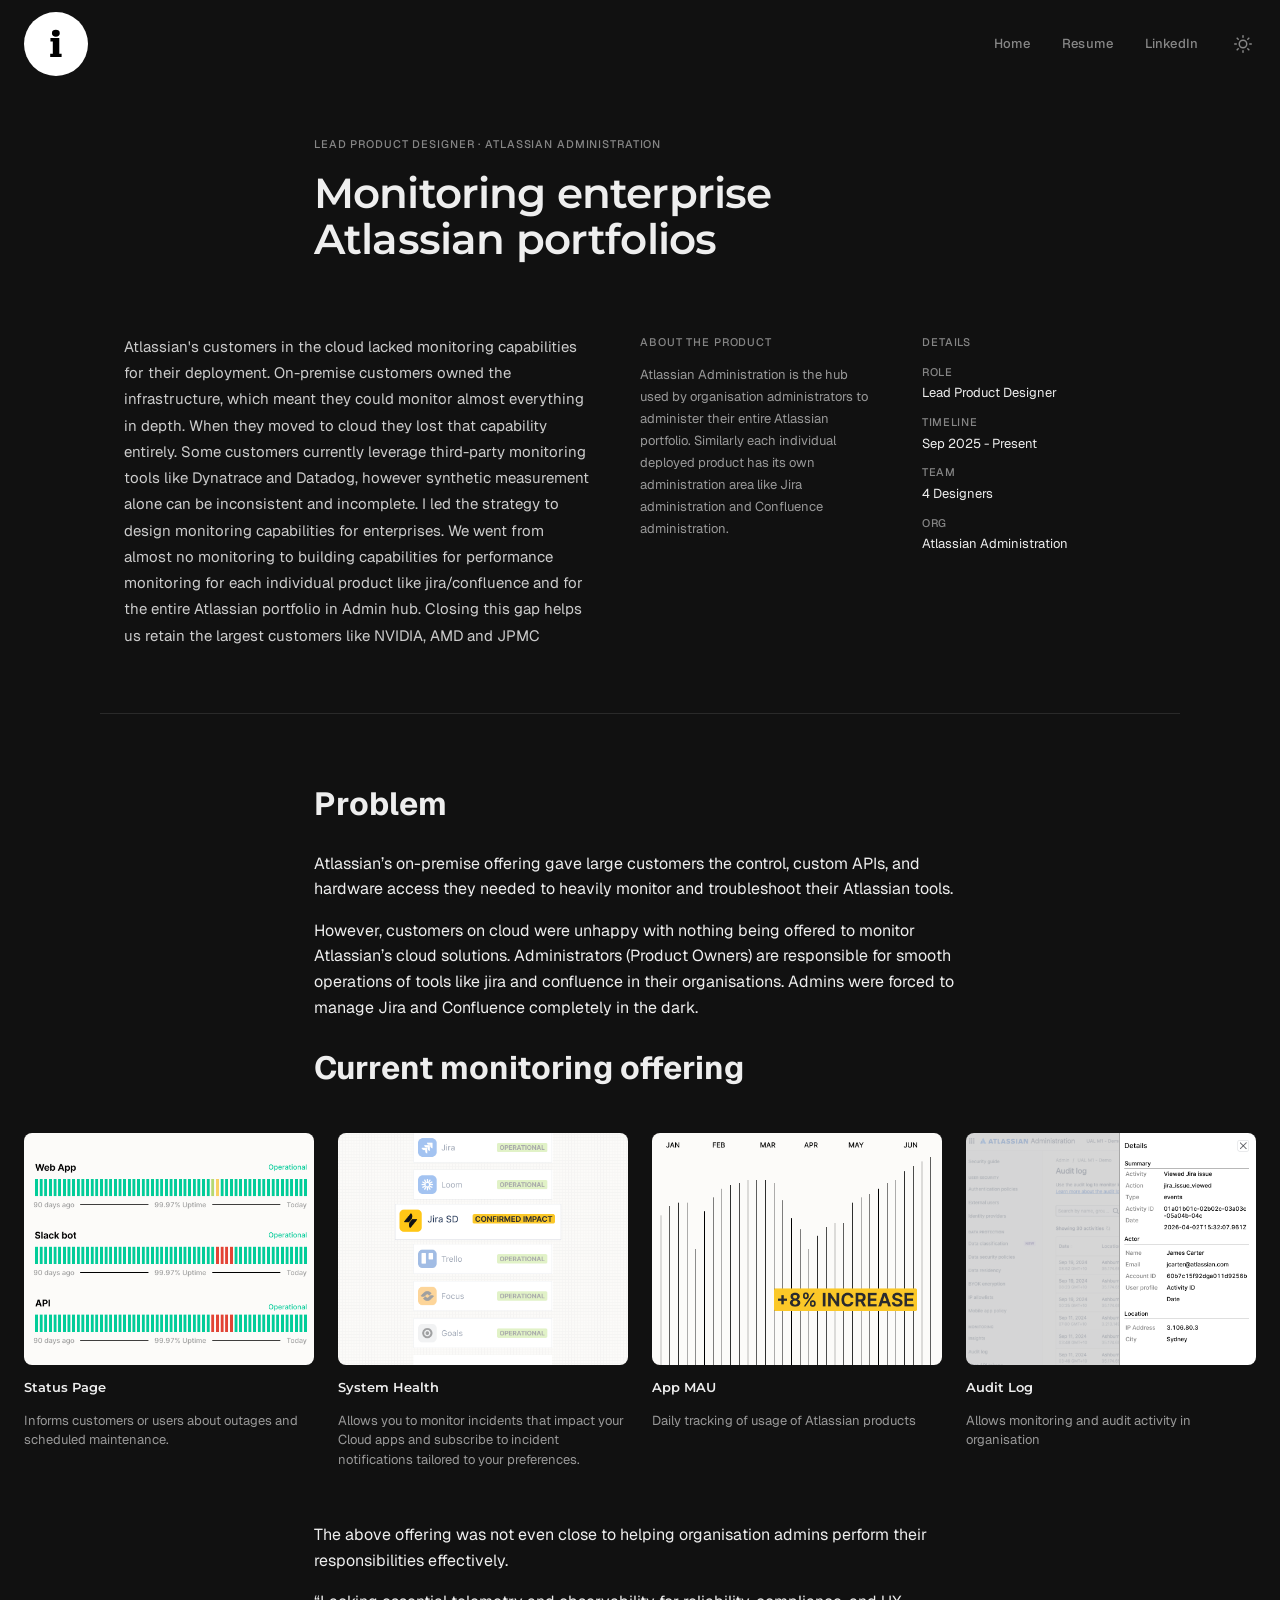
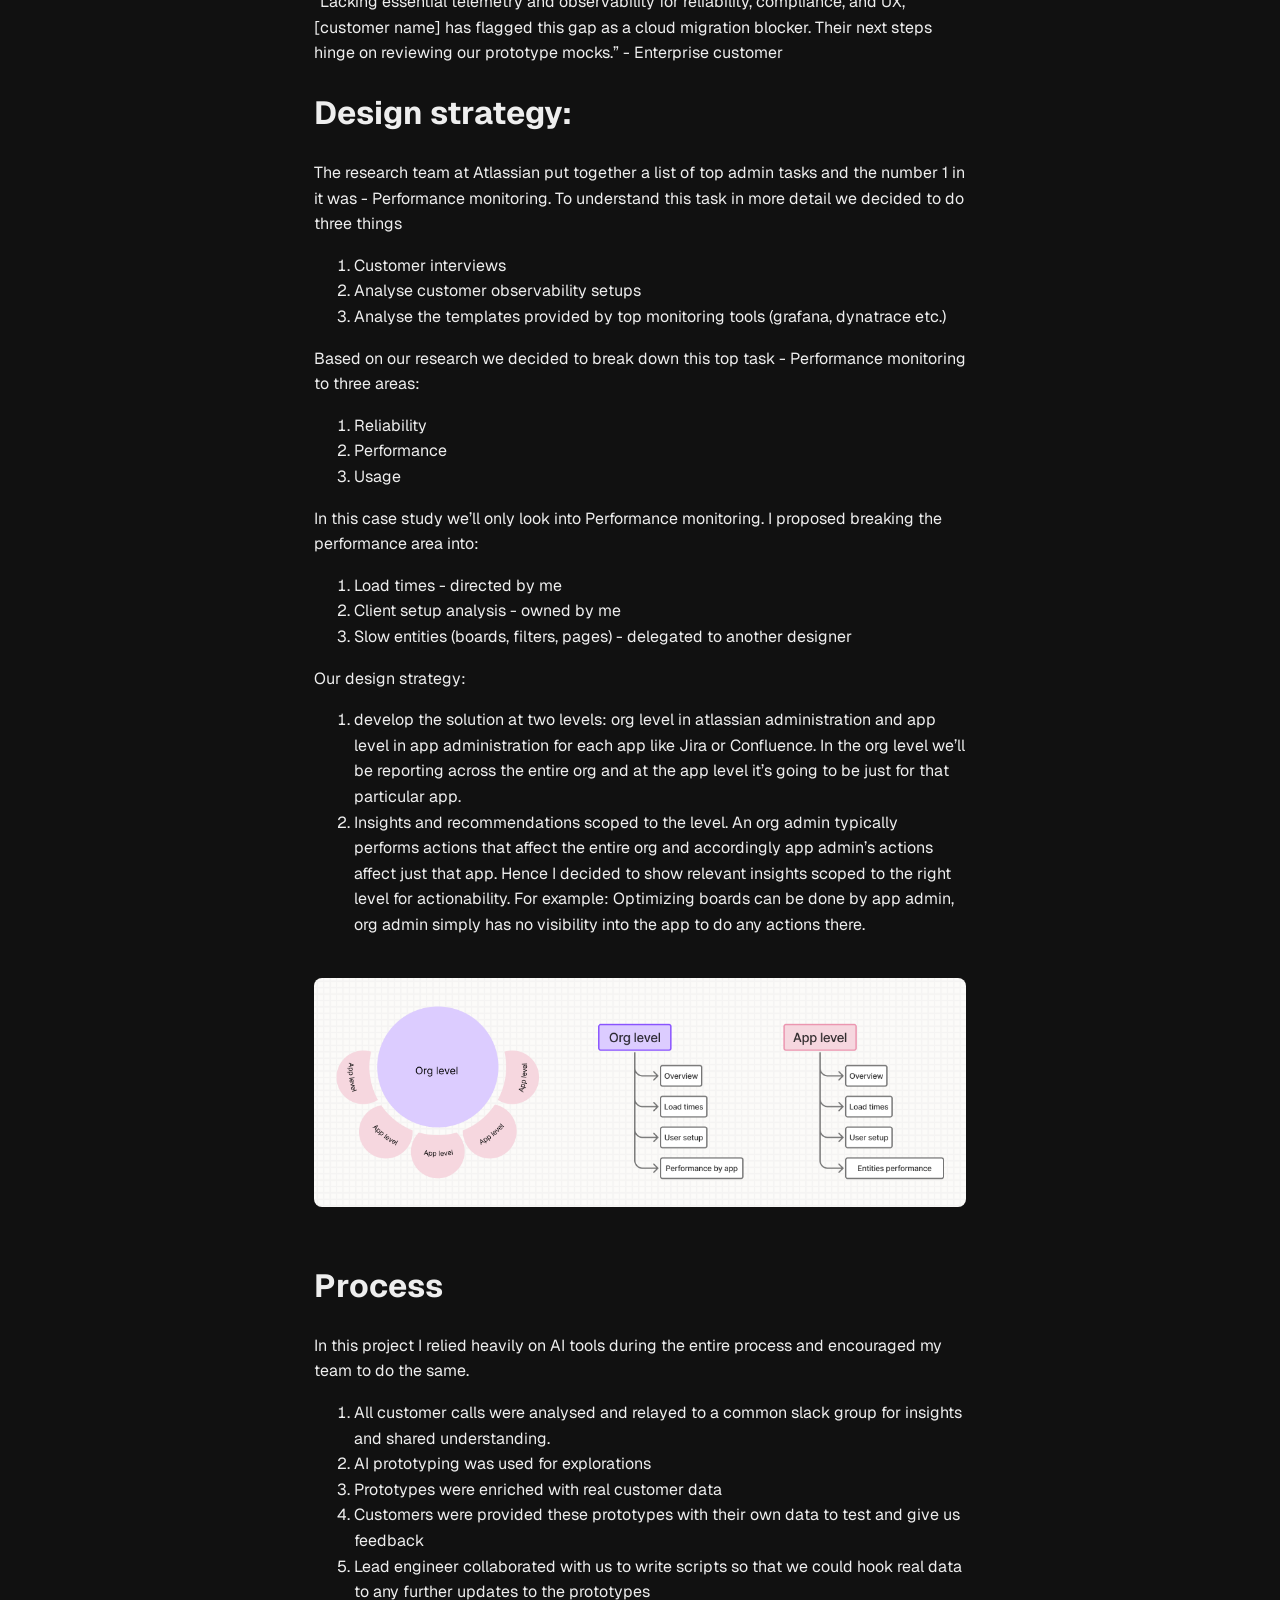
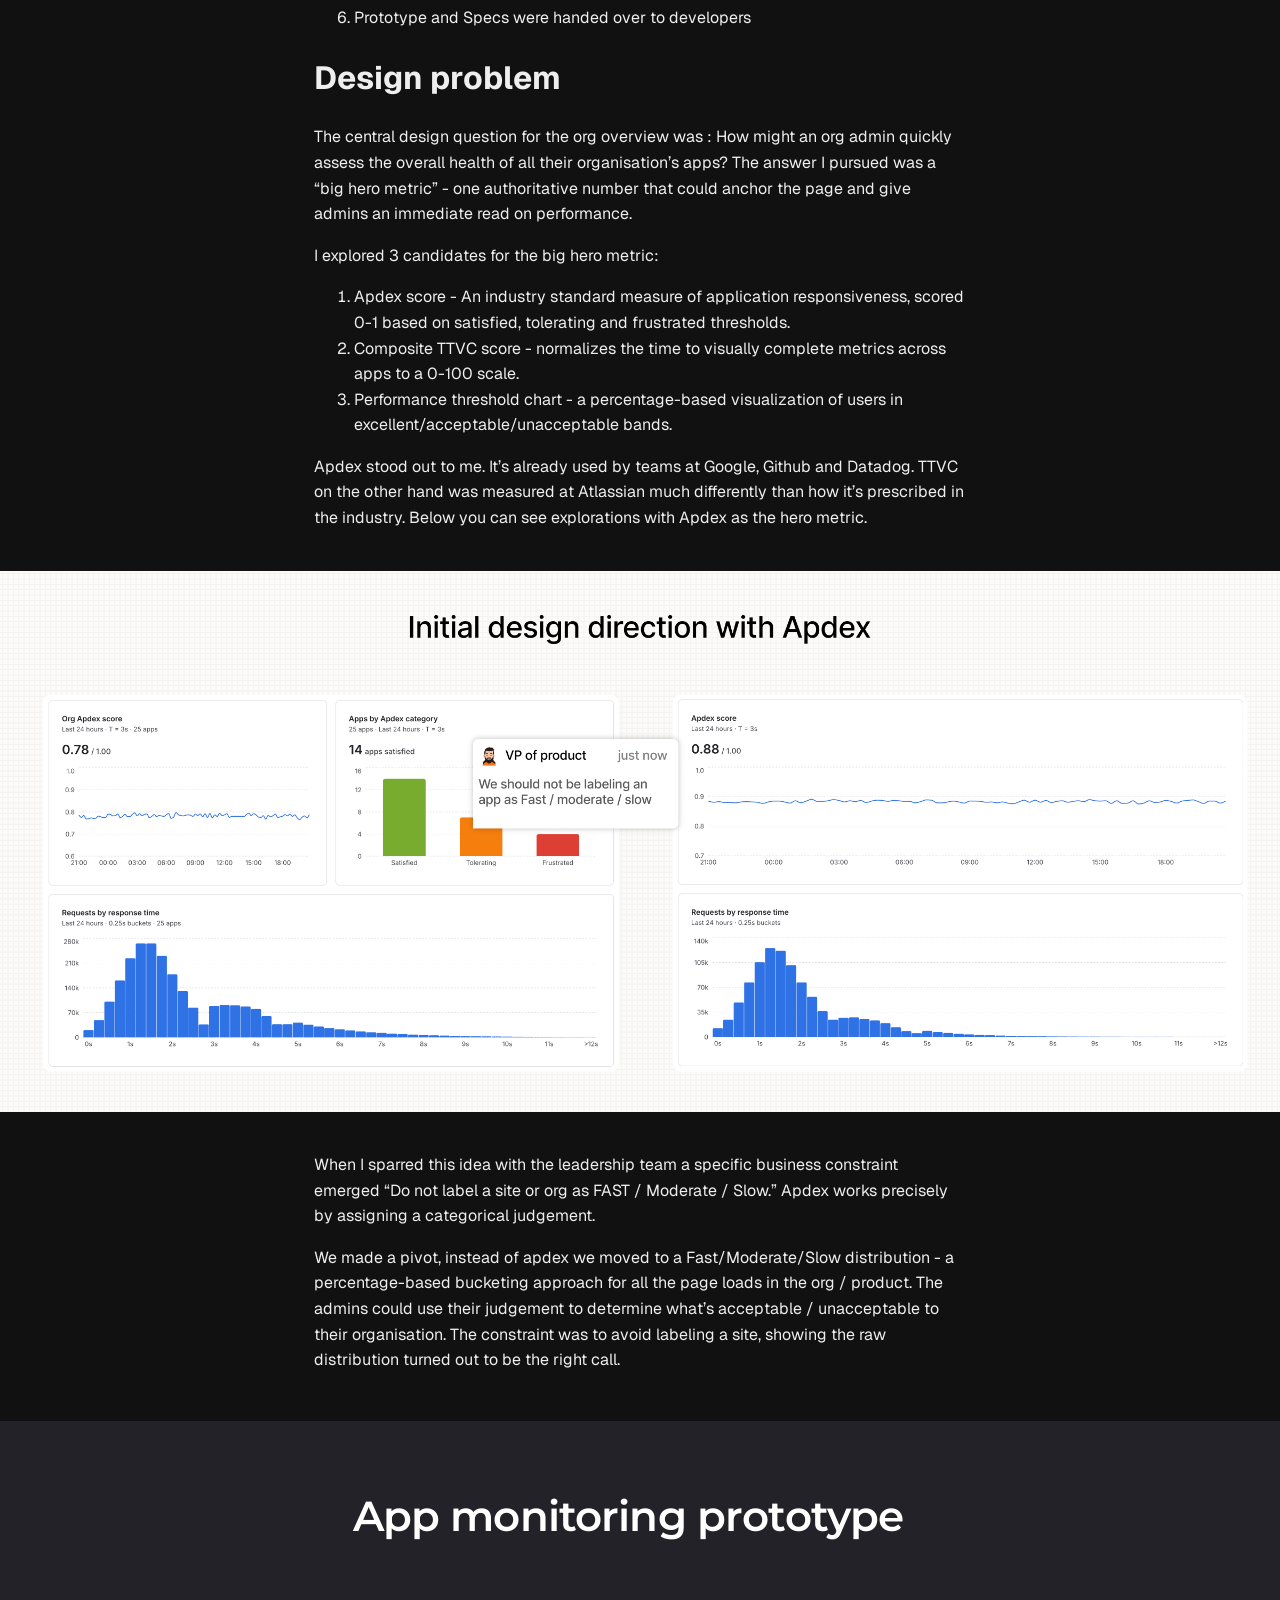
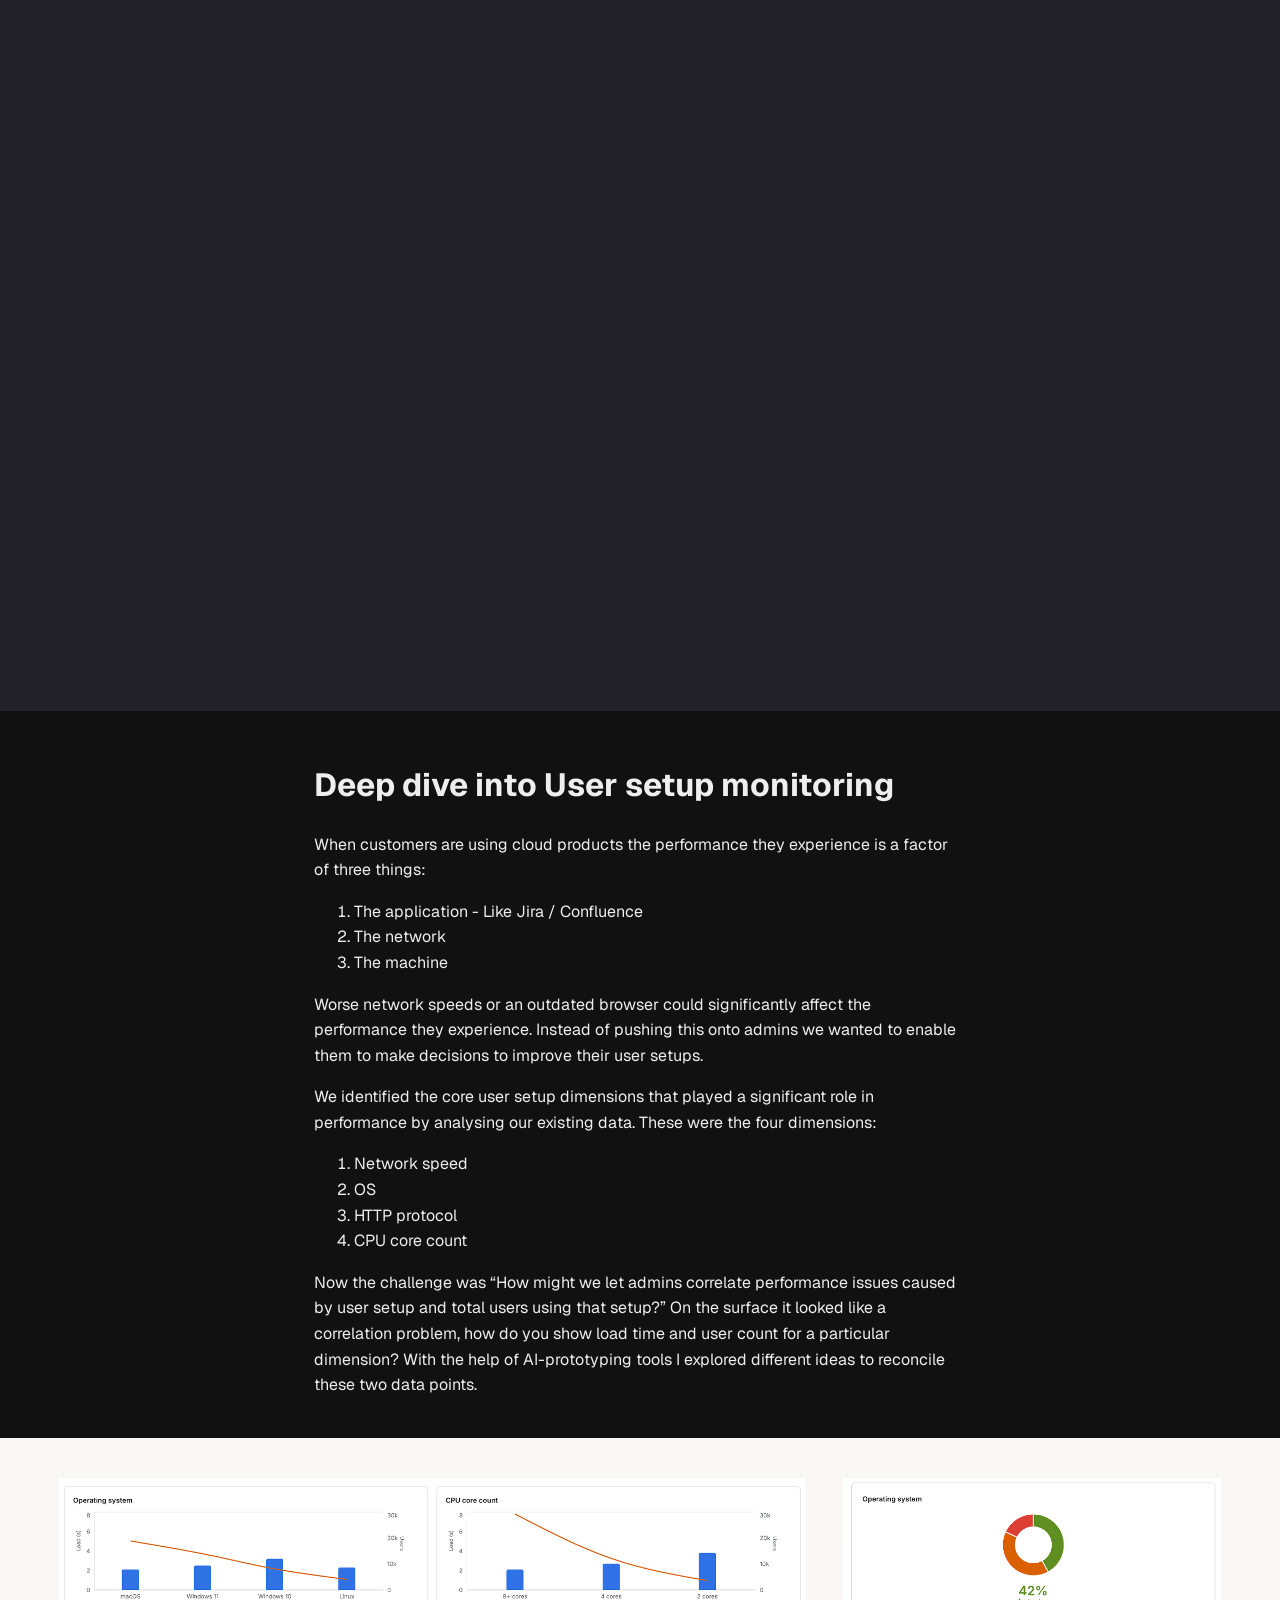
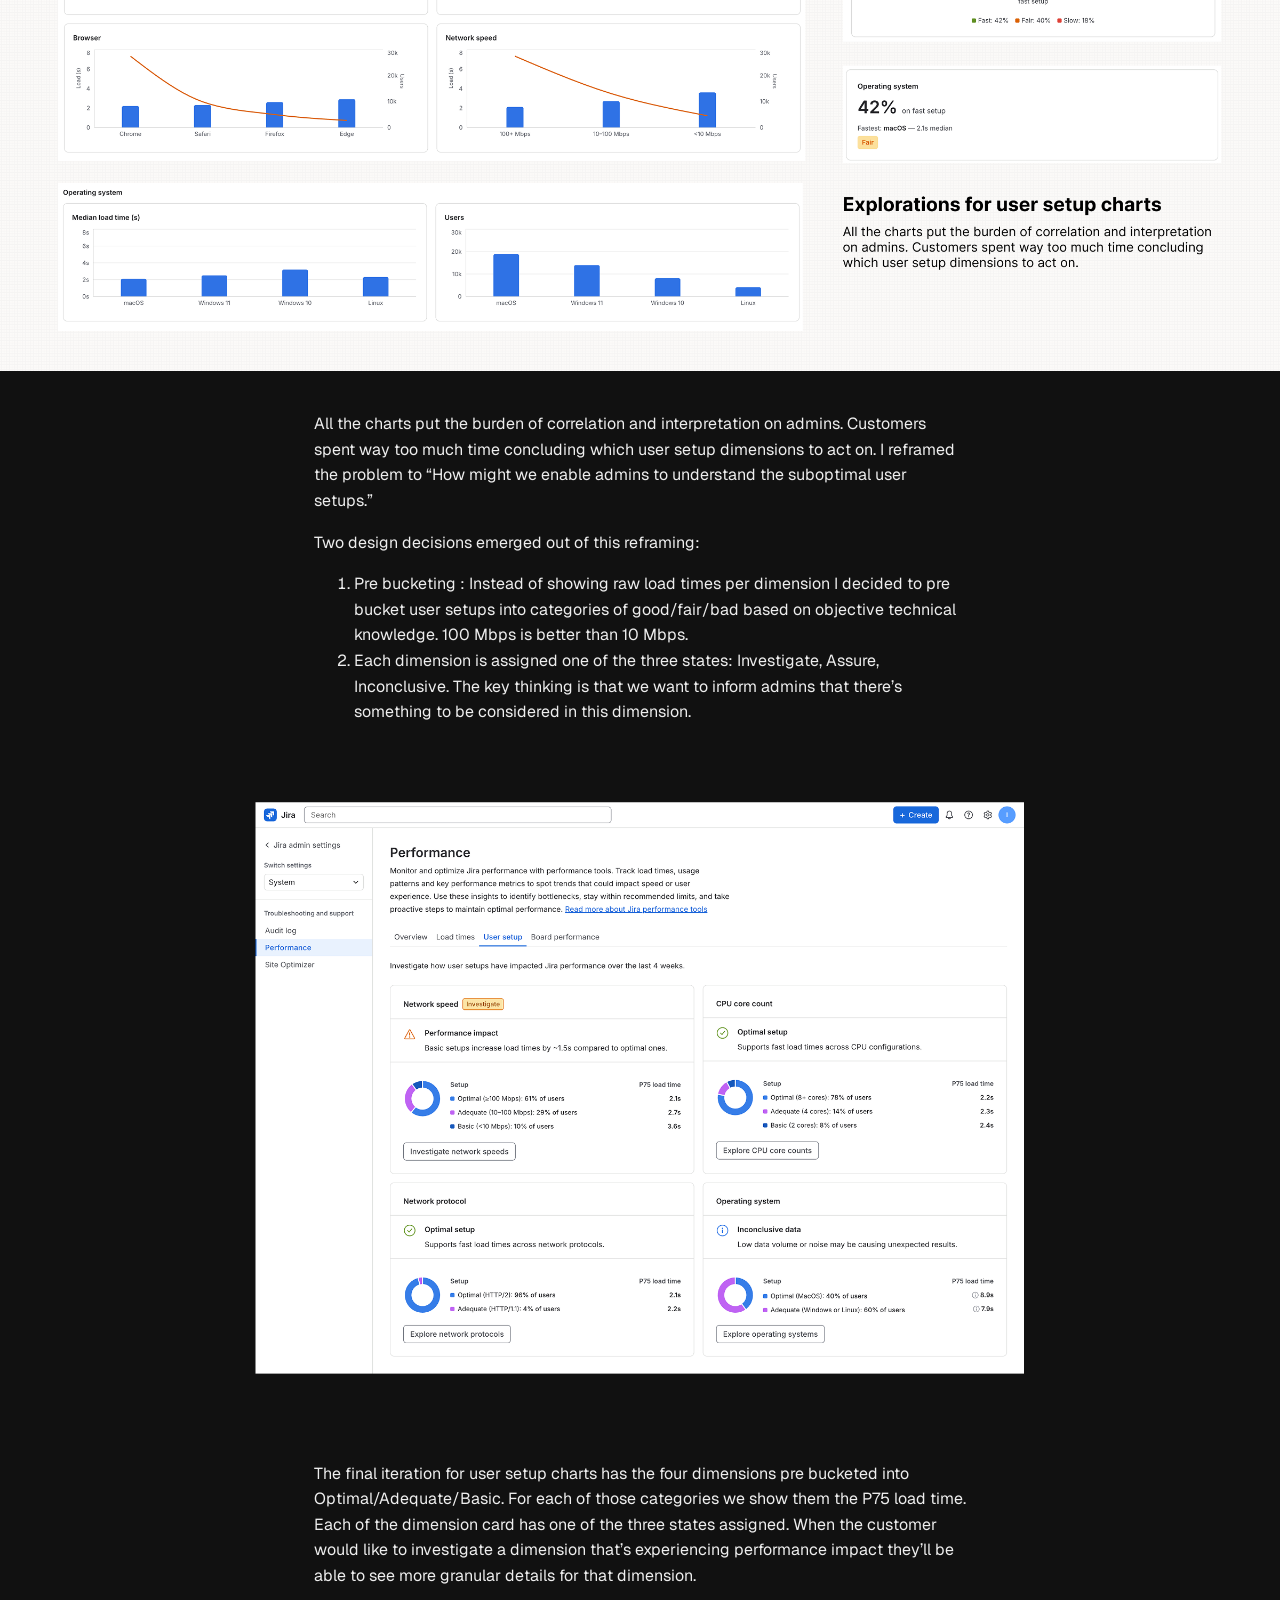
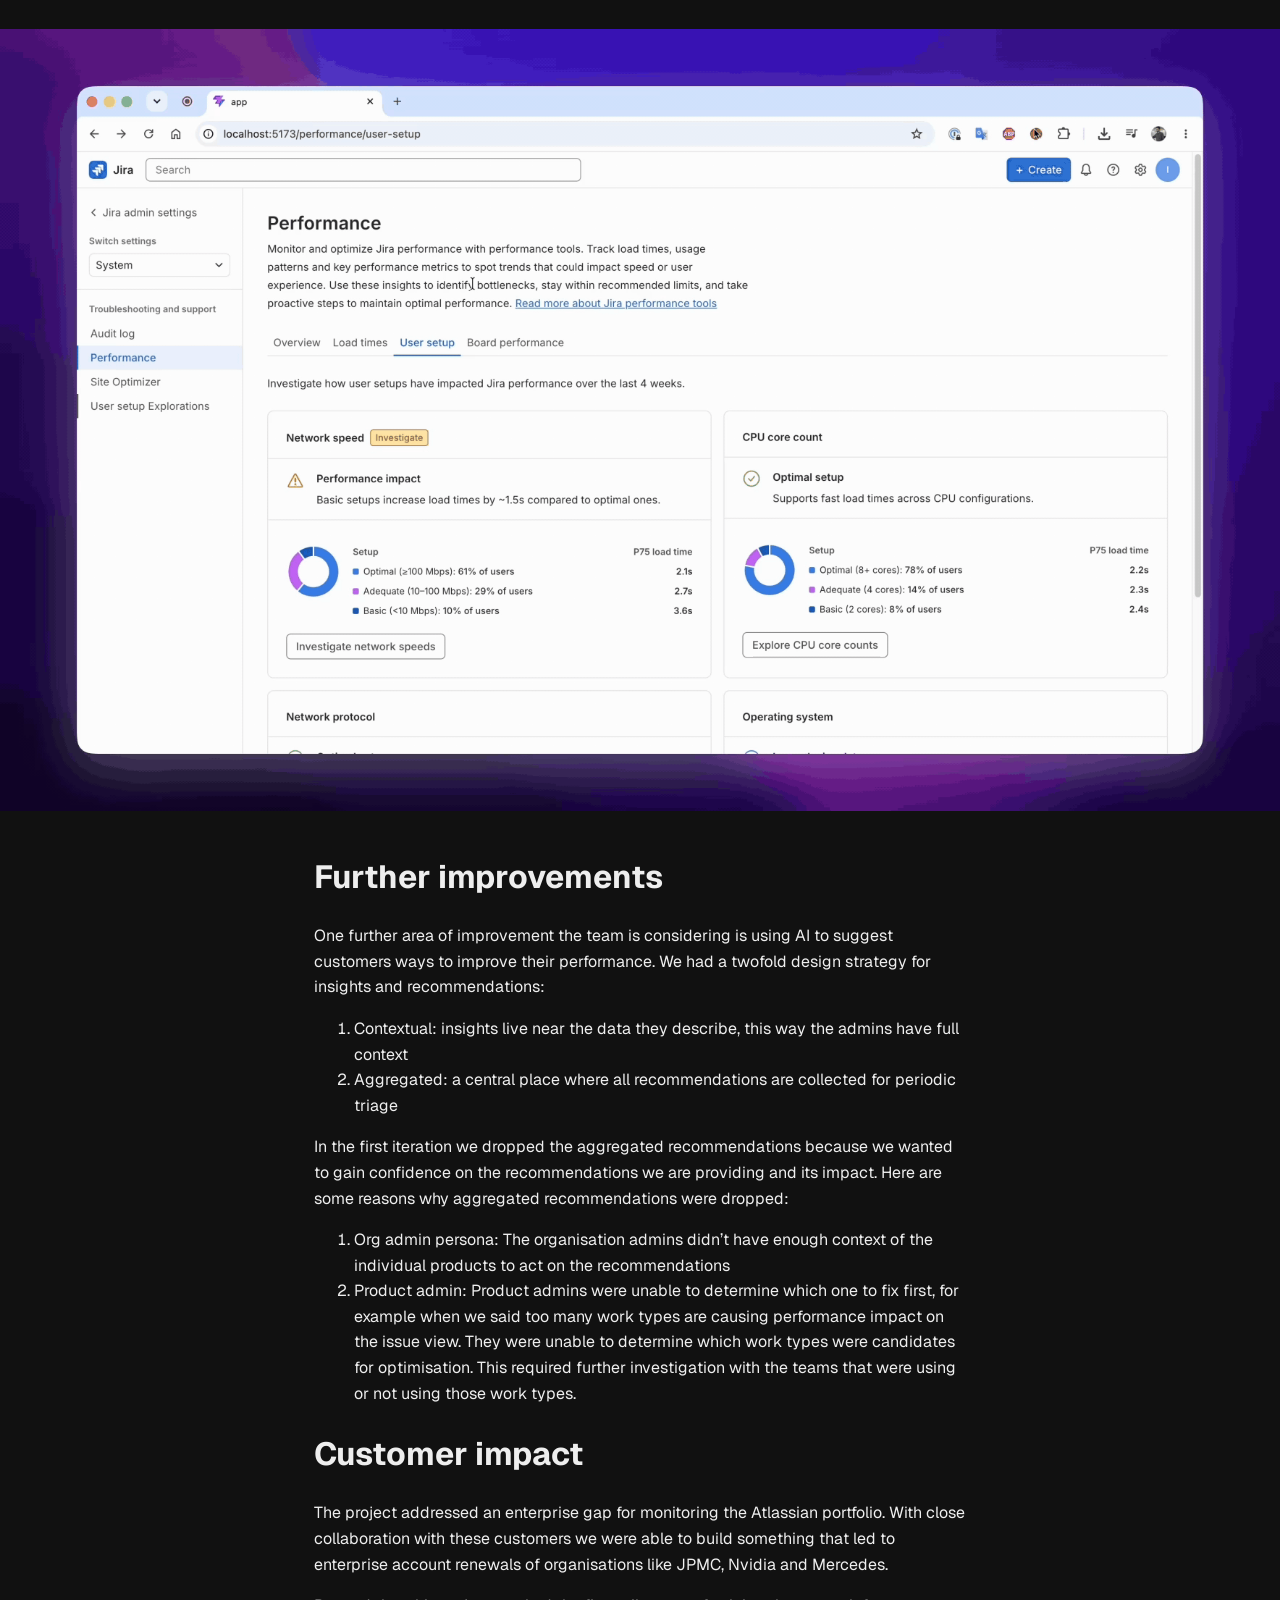
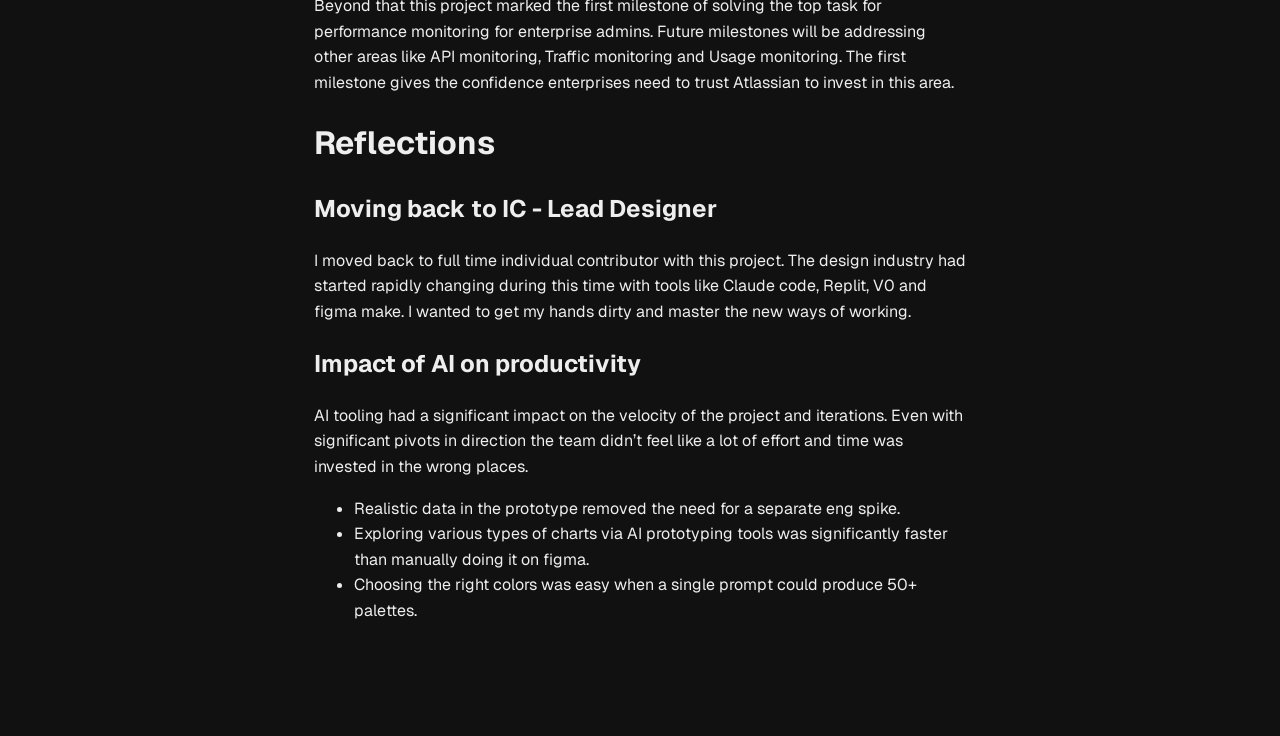
<file: case-studies/app-monitoring/index.html>
<!DOCTYPE html><html lang="en" data-astro-cid-skaurlmh> <head><meta charset="utf-8"><link rel="icon" type="image/svg+xml" href="/logo-black.svg"><meta name="viewport" content="width=device-width"><meta name="generator" content="Astro v6.0.8"><title>Monitoring enterprise Atlassian portfolios - Imran Parvez</title><meta property="og:type" content="website"><meta property="og:url" content="https://imranparvez.com/case-studies/app-monitoring/"><meta property="og:title" content="Imran Parvez Portfolio"><meta property="og:image" content="https://imranparvez.com/link-preview.png"><meta name="twitter:card" content="summary_large_image"><meta name="twitter:title" content="Imran Parvez Portfolio"><meta name="twitter:image" content="https://imranparvez.com/link-preview.png"><link rel="preconnect" href="https://fonts.googleapis.com"><link rel="preconnect" href="https://fonts.gstatic.com" crossorigin><link href="https://fonts.googleapis.com/css2?family=Geist:wght@400;500&family=Montserrat:wght@600&display=swap" rel="stylesheet"><script data-goatcounter="https://imparvez.goatcounter.com/count" async src="//gc.zgo.at/count.js"></script><script>
      (function() {
        if (localStorage.getItem('theme') !== 'light') {
          document.documentElement.classList.add('dark');
        }
      })();
    </script><link rel="stylesheet" href="/_astro/_slug_@_@astro.W3EOp2jo.css"></head> <body data-astro-cid-skaurlmh> <!-- TOP NAV --> <nav class="topnav" data-astro-cid-skaurlmh> <div class="topnav__inner" data-astro-cid-skaurlmh> <a href="/" class="topnav__logo" aria-label="Home" data-astro-cid-skaurlmh> <img src="/logo-black.svg" alt="Imran Parvez" data-astro-cid-skaurlmh> </a> <div class="topnav__links" data-astro-cid-skaurlmh> <a href="/" class="topnav__link" data-astro-cid-skaurlmh>Home</a> <a href="/imran-resume-2026-3.pdf" class="topnav__link" target="_blank" rel="noopener noreferrer" data-astro-cid-skaurlmh>Resume</a> <a href="https://www.linkedin.com/in/imranparvez1/" class="topnav__link" target="_blank" rel="noopener noreferrer" data-astro-cid-skaurlmh>LinkedIn</a> <button id="theme-toggle" class="topnav__toggle" aria-label="Toggle theme" data-astro-cid-skaurlmh> <!-- Sun: shown in dark mode --> <svg class="icon-sun" xmlns="http://www.w3.org/2000/svg" viewBox="0 0 24 24" fill="none" stroke="currentColor" stroke-width="2" stroke-linecap="round" stroke-linejoin="round" data-astro-cid-skaurlmh> <circle cx="12" cy="12" r="5" data-astro-cid-skaurlmh></circle><line x1="12" y1="1" x2="12" y2="3" data-astro-cid-skaurlmh></line><line x1="12" y1="21" x2="12" y2="23" data-astro-cid-skaurlmh></line><line x1="4.22" y1="4.22" x2="5.64" y2="5.64" data-astro-cid-skaurlmh></line><line x1="18.36" y1="18.36" x2="19.78" y2="19.78" data-astro-cid-skaurlmh></line><line x1="1" y1="12" x2="3" y2="12" data-astro-cid-skaurlmh></line><line x1="21" y1="12" x2="23" y2="12" data-astro-cid-skaurlmh></line><line x1="4.22" y1="19.78" x2="5.64" y2="18.36" data-astro-cid-skaurlmh></line><line x1="18.36" y1="5.64" x2="19.78" y2="4.22" data-astro-cid-skaurlmh></line> </svg> <!-- Moon: shown in light mode --> <svg class="icon-moon" xmlns="http://www.w3.org/2000/svg" viewBox="0 0 24 24" fill="none" stroke="currentColor" stroke-width="2" stroke-linecap="round" stroke-linejoin="round" data-astro-cid-skaurlmh> <path d="M21 12.79A9 9 0 1 1 11.21 3 7 7 0 0 0 21 12.79z" data-astro-cid-skaurlmh></path> </svg> </button> </div> </div> </nav> <!-- PAGE HEADER --> <div class="container" data-astro-cid-skaurlmh> <header class="page-header" data-astro-cid-skaurlmh> <p class="page-header__label" data-astro-cid-skaurlmh>Lead Product Designer · Atlassian Administration</p> <h1 class="page-header__title" data-astro-cid-skaurlmh>Monitoring enterprise Atlassian portfolios</h1> </header> </div> <!-- INTRO COLUMNS --> <div class="intro" data-astro-cid-skaurlmh> <div class="intro__summary" data-astro-cid-skaurlmh> <p data-astro-cid-skaurlmh>Atlassian&#39;s customers in the cloud lacked monitoring capabilities for their deployment. On-premise customers owned the infrastructure, which meant they could monitor almost everything in depth. When they moved to cloud they lost that capability entirely. Some customers currently leverage third-party monitoring tools like Dynatrace and Datadog, however synthetic measurement alone can be inconsistent and incomplete. I led the strategy to design monitoring capabilities for enterprises. We went from almost no monitoring to building capabilities for performance monitoring for each individual product like jira/confluence and for the entire Atlassian portfolio in Admin hub. Closing this gap helps us retain the largest customers like NVIDIA, AMD and JPMC</p> </div> <div class="intro__context" data-astro-cid-skaurlmh> <p class="intro__col-label" data-astro-cid-skaurlmh>About the product</p> <p class="intro__product" data-astro-cid-skaurlmh>Atlassian Administration is the hub used by organisation administrators to administer their entire Atlassian portfolio. Similarly each individual deployed product has its own administration area like Jira administration and Confluence administration. </p> </div> <div class="intro__meta" data-astro-cid-skaurlmh> <p class="intro__col-label" data-astro-cid-skaurlmh>Details</p> <div class="intro__meta-list" data-astro-cid-skaurlmh> <div class="intro__meta-item" data-astro-cid-skaurlmh> <span class="intro__meta-key" data-astro-cid-skaurlmh>Role</span> <span class="intro__meta-value" data-astro-cid-skaurlmh>Lead Product Designer</span> </div> <div class="intro__meta-item" data-astro-cid-skaurlmh> <span class="intro__meta-key" data-astro-cid-skaurlmh>Timeline</span> <span class="intro__meta-value" data-astro-cid-skaurlmh>Sep 2025 - Present</span> </div> <div class="intro__meta-item" data-astro-cid-skaurlmh> <span class="intro__meta-key" data-astro-cid-skaurlmh>Team</span> <span class="intro__meta-value" data-astro-cid-skaurlmh>4 Designers</span> </div> <div class="intro__meta-item" data-astro-cid-skaurlmh> <span class="intro__meta-key" data-astro-cid-skaurlmh>Org</span> <span class="intro__meta-value" data-astro-cid-skaurlmh>Atlassian Administration</span> </div> </div> </div> </div>  <!-- BODY CONTENT --> <div class="container" data-astro-cid-skaurlmh> <div class="prose" data-astro-cid-skaurlmh> <h1 id="problem">Problem</h1>
<p>Atlassian’s on-premise offering gave large customers the control, custom APIs, and hardware access they needed to heavily monitor and troubleshoot their Atlassian tools.</p>
<p>However, customers on cloud were unhappy with nothing being offered to monitor Atlassian’s cloud solutions. Administrators (Product Owners) are responsible for smooth operations of tools like jira and confluence in their organisations. Admins were forced to manage Jira and Confluence completely in the dark.</p>
<h1 id="current-monitoring-offering">Current monitoring offering</h1>
<div class="img-row img-row--4">
  <div class="img-row__item">
    <img src="/status-page.png" alt="Status Page">
    <p class="img-row__title">Status Page</p>
    <p class="img-row__desc">Informs customers or users about outages and scheduled maintenance.</p>
  </div>
  <div class="img-row__item">
    <img src="/system-health.png" alt="System Health">
    <p class="img-row__title">System Health</p>
    <p class="img-row__desc">Allows you to monitor incidents that impact your Cloud apps and subscribe to incident notifications tailored to your preferences.</p>
  </div>
  <div class="img-row__item">
    <img src="/app-mau.png" alt="App MAU">
    <p class="img-row__title">App MAU</p>
    <p class="img-row__desc">Daily tracking of usage of Atlassian products</p>
  </div>
  <div class="img-row__item">
    <img src="/audit-log.png" alt="Audit Log">
    <p class="img-row__title">Audit Log</p>
    <p class="img-row__desc">Allows monitoring and audit activity in organisation</p>
  </div>
</div>
<p>The above offering was not even close to helping organisation admins perform their responsibilities effectively.</p>
<p>“Lacking essential telemetry and observability for reliability, compliance, and UX, [customer name] has flagged this gap as a cloud migration blocker. Their next steps hinge on reviewing our prototype mocks.” - Enterprise customer</p>
<h1 id="design-strategy">Design strategy:</h1>
<p>The research team at Atlassian put together a list of top admin tasks and the number 1 in it was - Performance monitoring. To understand this task in more detail we decided to do three things</p>
<ol>
<li>Customer interviews</li>
<li>Analyse customer observability setups</li>
<li>Analyse the templates provided by top monitoring tools (grafana, dynatrace etc.)</li>
</ol>
<p>Based on our research we decided to break down this top task - Performance monitoring to three areas:</p>
<ol>
<li>Reliability</li>
<li>Performance</li>
<li>Usage</li>
</ol>
<p>In this case study we’ll only look into Performance monitoring. I proposed breaking the performance area into:</p>
<ol>
<li>Load times - directed by me</li>
<li>Client setup analysis - owned by me</li>
<li>Slow entities (boards, filters, pages) - delegated to another designer</li>
</ol>
<p>Our design strategy:</p>
<ol>
<li>develop the solution at two levels: org level in atlassian administration and app level in app administration for each app like Jira or Confluence. In the org level we’ll be reporting across the entire org and at the app level it’s going to be just for that particular app.</li>
<li>Insights and recommendations scoped to the level. An org admin typically performs actions that affect the entire org and accordingly app admin’s actions affect just that app. Hence I decided to show relevant insights scoped to the right level for actionability. For example: Optimizing boards can be done by app admin, org admin simply has no visibility into the app to do any actions there.</li>
</ol>
<img src="/overall-architecture.png" alt="Architecture diagram" style="width:100%;border-radius:8px;margin:24px 0;">
<h1 id="process">Process</h1>
<p>In this project I relied heavily on AI tools during the entire process and encouraged my team to do the same.</p>
<ol>
<li>All customer calls were analysed and relayed to a common slack group for insights and shared understanding.</li>
<li>AI prototyping was used for explorations</li>
<li>Prototypes were enriched with real customer data</li>
<li>Customers were provided these prototypes with their own data to test and give us feedback</li>
<li>Lead engineer collaborated with us to write scripts so that we could hook real data to any further updates to the prototypes</li>
<li>Prototype and Specs were handed over to developers</li>
</ol>
<h1 id="design-problem">Design problem</h1>
<p>The central design question for the org overview was : How might an org admin quickly assess the overall health of all their organisation’s apps? The answer I pursued was a “big hero metric” - one authoritative number that could anchor the page and give admins an immediate read on performance.</p>
<p>I explored 3 candidates for the big hero metric:</p>
<ol>
<li>Apdex score - An industry standard measure of application responsiveness, scored 0-1 based on satisfied, tolerating and frustrated thresholds.</li>
<li>Composite TTVC score - normalizes the time to visually complete metrics across apps to a 0-100 scale.</li>
<li>Performance threshold chart - a percentage-based visualization of users in excellent/acceptable/unacceptable bands.</li>
</ol>
<p>Apdex stood out to me. It’s already used by teams at Google, Github and Datadog. TTVC on the other hand was measured at Atlassian much differently than how it’s prescribed in the industry. Below you can see explorations with Apdex as the hero metric.</p>
<div class="img-full"><img src="/apdex-direction.png" alt="Explorations for user setup charts"></div>
<p>When I sparred this idea with the leadership team a specific business constraint emerged “Do not label a site or org as FAST / Moderate / Slow.” Apdex works precisely by assigning a categorical judgement.</p>
<p>We made a pivot, instead of apdex we moved to a Fast/Moderate/Slow distribution - a percentage-based bucketing approach for all the page loads in the org / product. The admins could use their judgement to determine what’s acceptable / unacceptable to their organisation. The constraint was to avoid labeling a site, showing the raw distribution turned out to be the right call.</p>
<div class="proto-embed">
    <div class="prototype-heading">App monitoring prototype</div>
  <iframe src="https://delicate-taffy-cbfa36.netlify.app/" title="UIM prototype" loading="lazy"></iframe>
  <div class="proto-embed__mobile-msg">This prototype is best experienced on desktop.</div>
</div>
<h1 id="deep-dive-into-user-setup-monitoring">Deep dive into User setup monitoring</h1>
<p>When customers are using cloud products the performance they experience is a factor of three things:</p>
<ol>
<li>The application - Like Jira / Confluence</li>
<li>The network</li>
<li>The machine</li>
</ol>
<p>Worse network speeds or an outdated browser could significantly affect the performance they experience. Instead of pushing this onto admins we wanted to enable them to make decisions to improve their user setups.</p>
<p>We identified the core user setup dimensions that played a significant role in performance by analysing our existing data. These were the four dimensions:</p>
<ol>
<li>Network speed</li>
<li>OS</li>
<li>HTTP protocol</li>
<li>CPU core count</li>
</ol>
<p>Now the challenge was “How might we let admins correlate performance issues caused by user setup and total users using that setup?” On the surface it looked like a correlation problem, how do you show load time and user count for a particular dimension? With the help of AI-prototyping tools I explored different ideas to reconcile these two data points.</p>
<div class="img-full"><img src="/User-setup-explorations.png" alt="Explorations for user setup charts"></div>
<p>All the charts put the burden of correlation and interpretation on admins. Customers spent way too much time concluding which user setup dimensions to act on. I reframed the problem to “How might we enable admins to understand the suboptimal user setups.”</p>
<p>Two design decisions emerged out of this reframing:</p>
<ol>
<li>Pre bucketing : Instead of showing raw load times per dimension I decided to pre bucket user setups into categories of good/fair/bad based on objective technical knowledge. 100 Mbps is better than 10 Mbps.</li>
<li>Each dimension is assigned one of the three states: Investigate, Assure, Inconclusive. The key thinking is that we want to inform admins that there’s something to be considered in this dimension.</li>
</ol>
<div class="img-full"><img src="/User-setup-final.png" alt="Final design for user setup charts"></div>
<p>The final iteration for user setup charts has the four dimensions pre bucketed into Optimal/Adequate/Basic. For each of those categories we show them the P75 load time. Each of the dimension card has one of the three states assigned. When the customer would like to investigate a dimension that’s experiencing performance impact they’ll be able to see more granular details for that dimension.</p>
<div class="img-full"><img src="/user-setup.gif" alt="Final design gif for user setup charts"></div>
<h1 id="further-improvements">Further improvements</h1>
<p>One further area of improvement the team is considering is using AI to suggest customers ways to improve their performance. We had a twofold design strategy for insights and recommendations:</p>
<ol>
<li>Contextual: insights live near the data they describe, this way the admins have full context</li>
<li>Aggregated: a central place where all recommendations are collected for periodic triage</li>
</ol>
<p>In the first iteration we dropped the aggregated recommendations because we wanted to gain confidence on the recommendations we are providing and its impact. Here are some reasons why aggregated recommendations were dropped:</p>
<ol>
<li>Org admin persona: The organisation admins didn’t have enough context of the individual products to act on the recommendations</li>
<li>Product admin: Product admins were unable to determine which one to fix first, for example when we said too many work types are causing performance impact on the issue view. They were unable to determine which work types were candidates for optimisation. This required further investigation with the teams that were using or not using those work types.</li>
</ol>
<h1 id="customer-impact">Customer impact</h1>
<p>The project addressed an enterprise gap for monitoring the Atlassian portfolio. With close collaboration with these customers we were able to build something that led to enterprise account renewals of organisations like JPMC, Nvidia and Mercedes.</p>
<p>Beyond that this project marked the first milestone of solving the top task for performance monitoring for enterprise admins. Future milestones will be addressing other areas like API monitoring, Traffic monitoring and Usage monitoring. The first milestone gives the confidence enterprises need to trust Atlassian to invest in this area.</p>
<h1 id="reflections">Reflections</h1>
<h2 id="moving-back-to-ic---lead-designer">Moving back to IC - Lead Designer</h2>
<p>I moved back to full time individual contributor with this project. The design industry had started rapidly changing during this time with tools like Claude code, Replit, V0 and figma make. I wanted to get my hands dirty and master the new ways of working.</p>
<h2 id="impact-of-ai-on-productivity">Impact of AI on productivity</h2>
<p>AI tooling had a significant impact on the velocity of the project and iterations. Even with significant pivots in direction the team didn’t feel like a lot of effort and time was invested in the wrong places.</p>
<ul>
<li>Realistic data in the prototype removed the need for a separate eng spike.</li>
<li>Exploring various types of charts via AI prototyping tools was significantly faster than manually doing it on figma.</li>
<li>Choosing the right colors was easy when a single prompt could produce 50+ palettes.</li>
</ul> </div> </div> <script type="module" src="/_astro/_slug_.astro_astro_type_script_index_0_lang.C2Ddb5iU.js"></script> </body> </html>
</file>
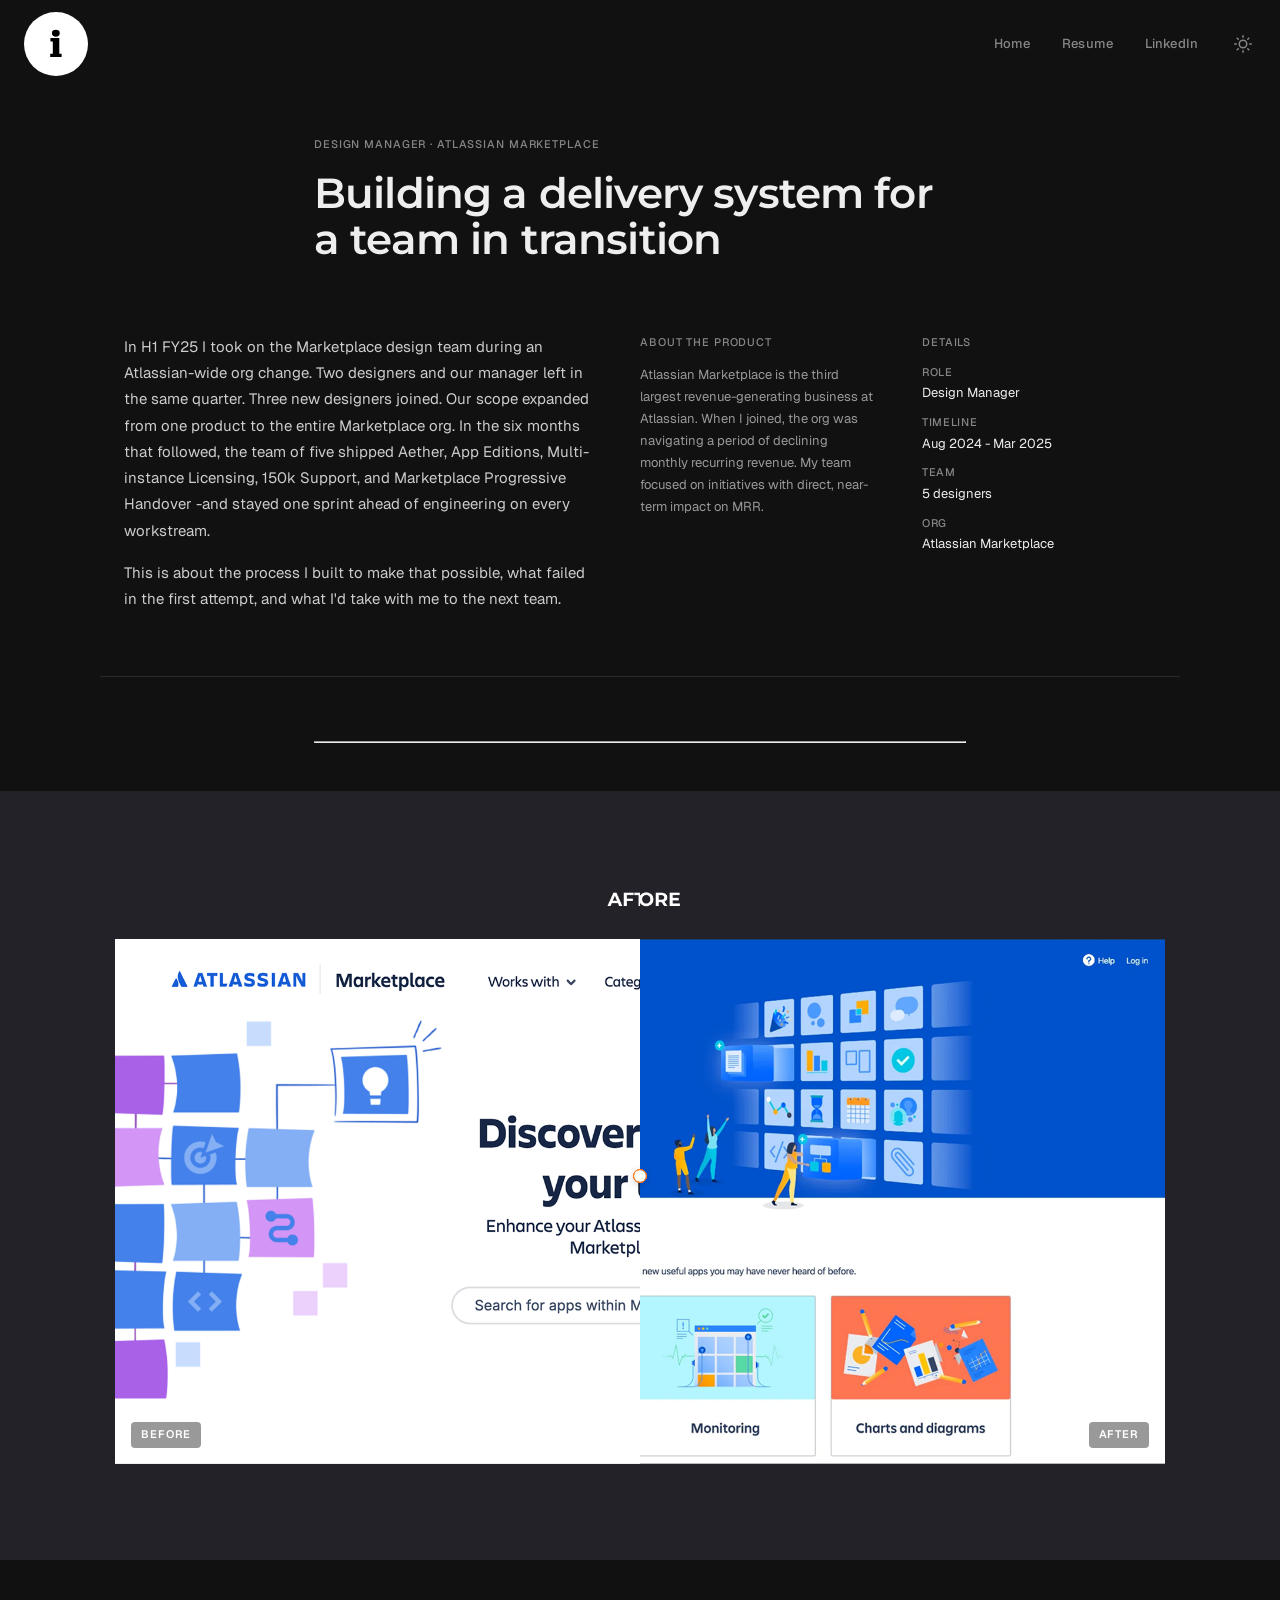
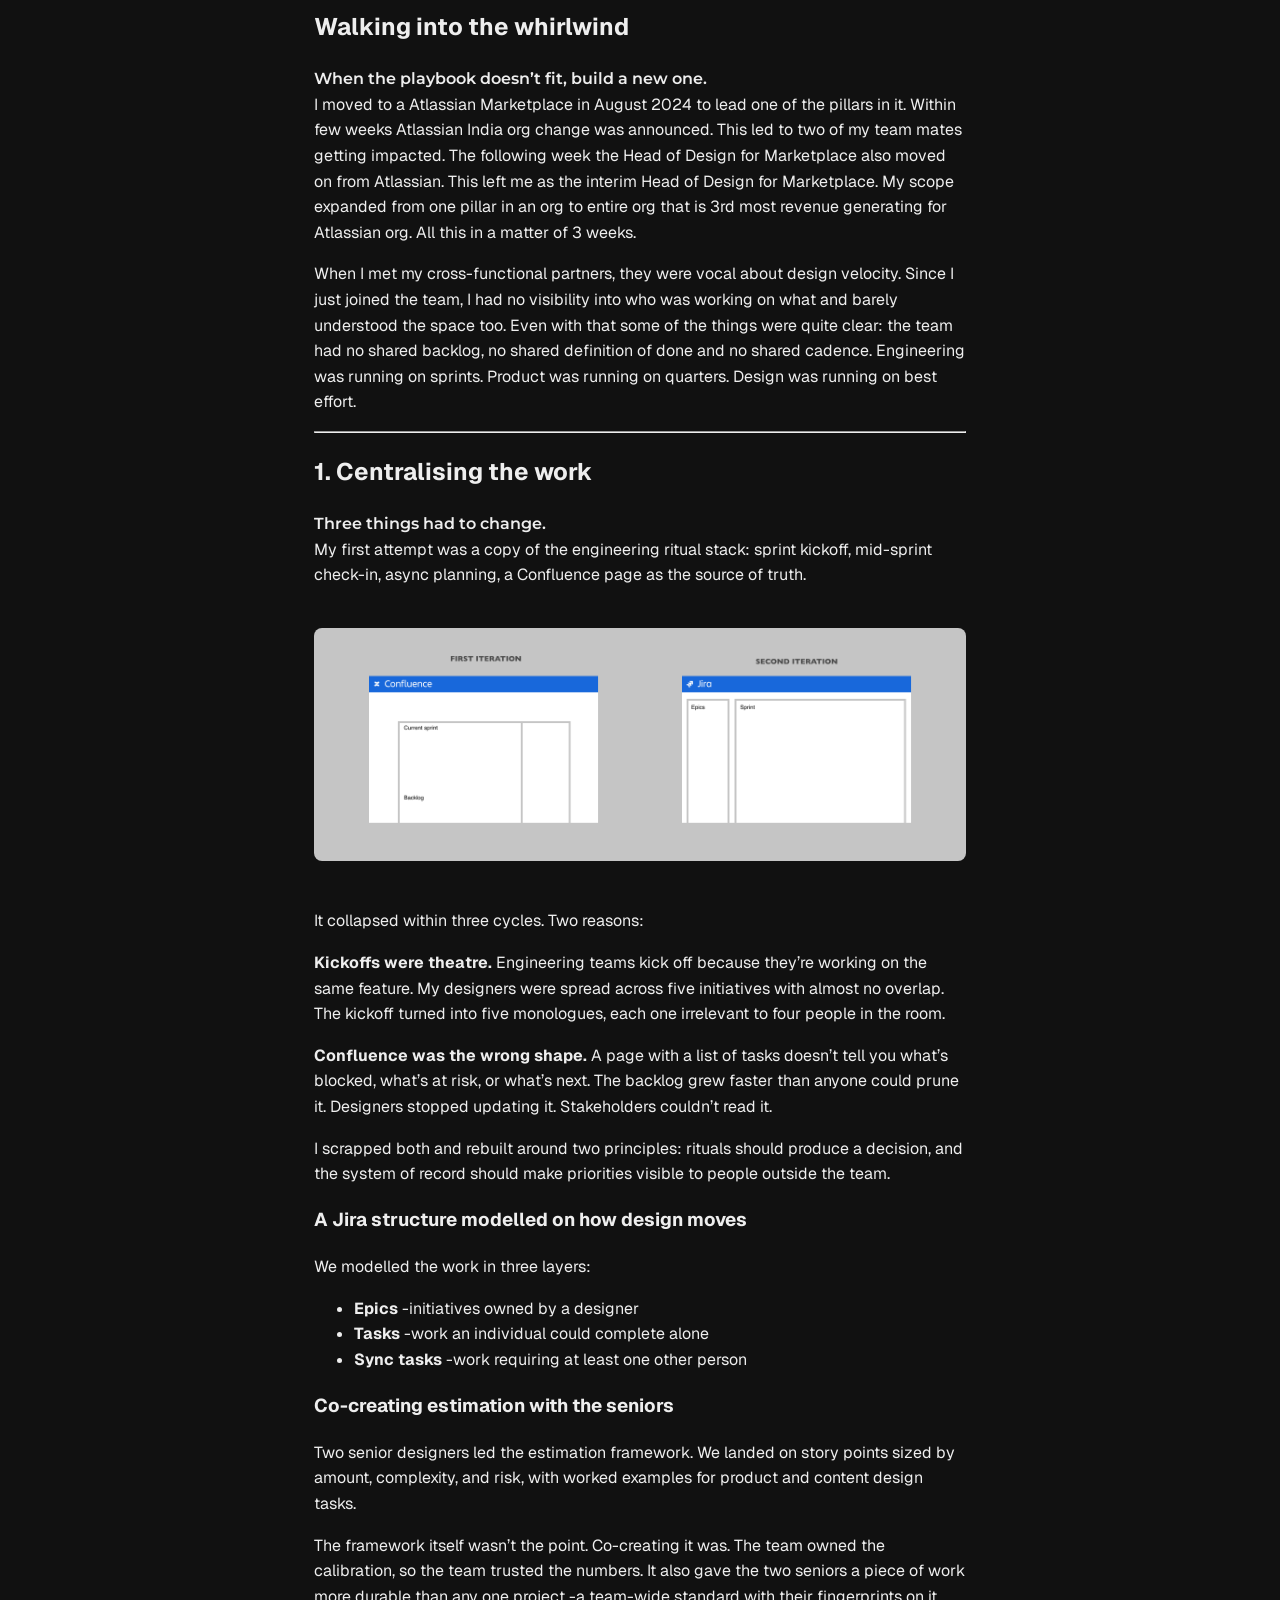
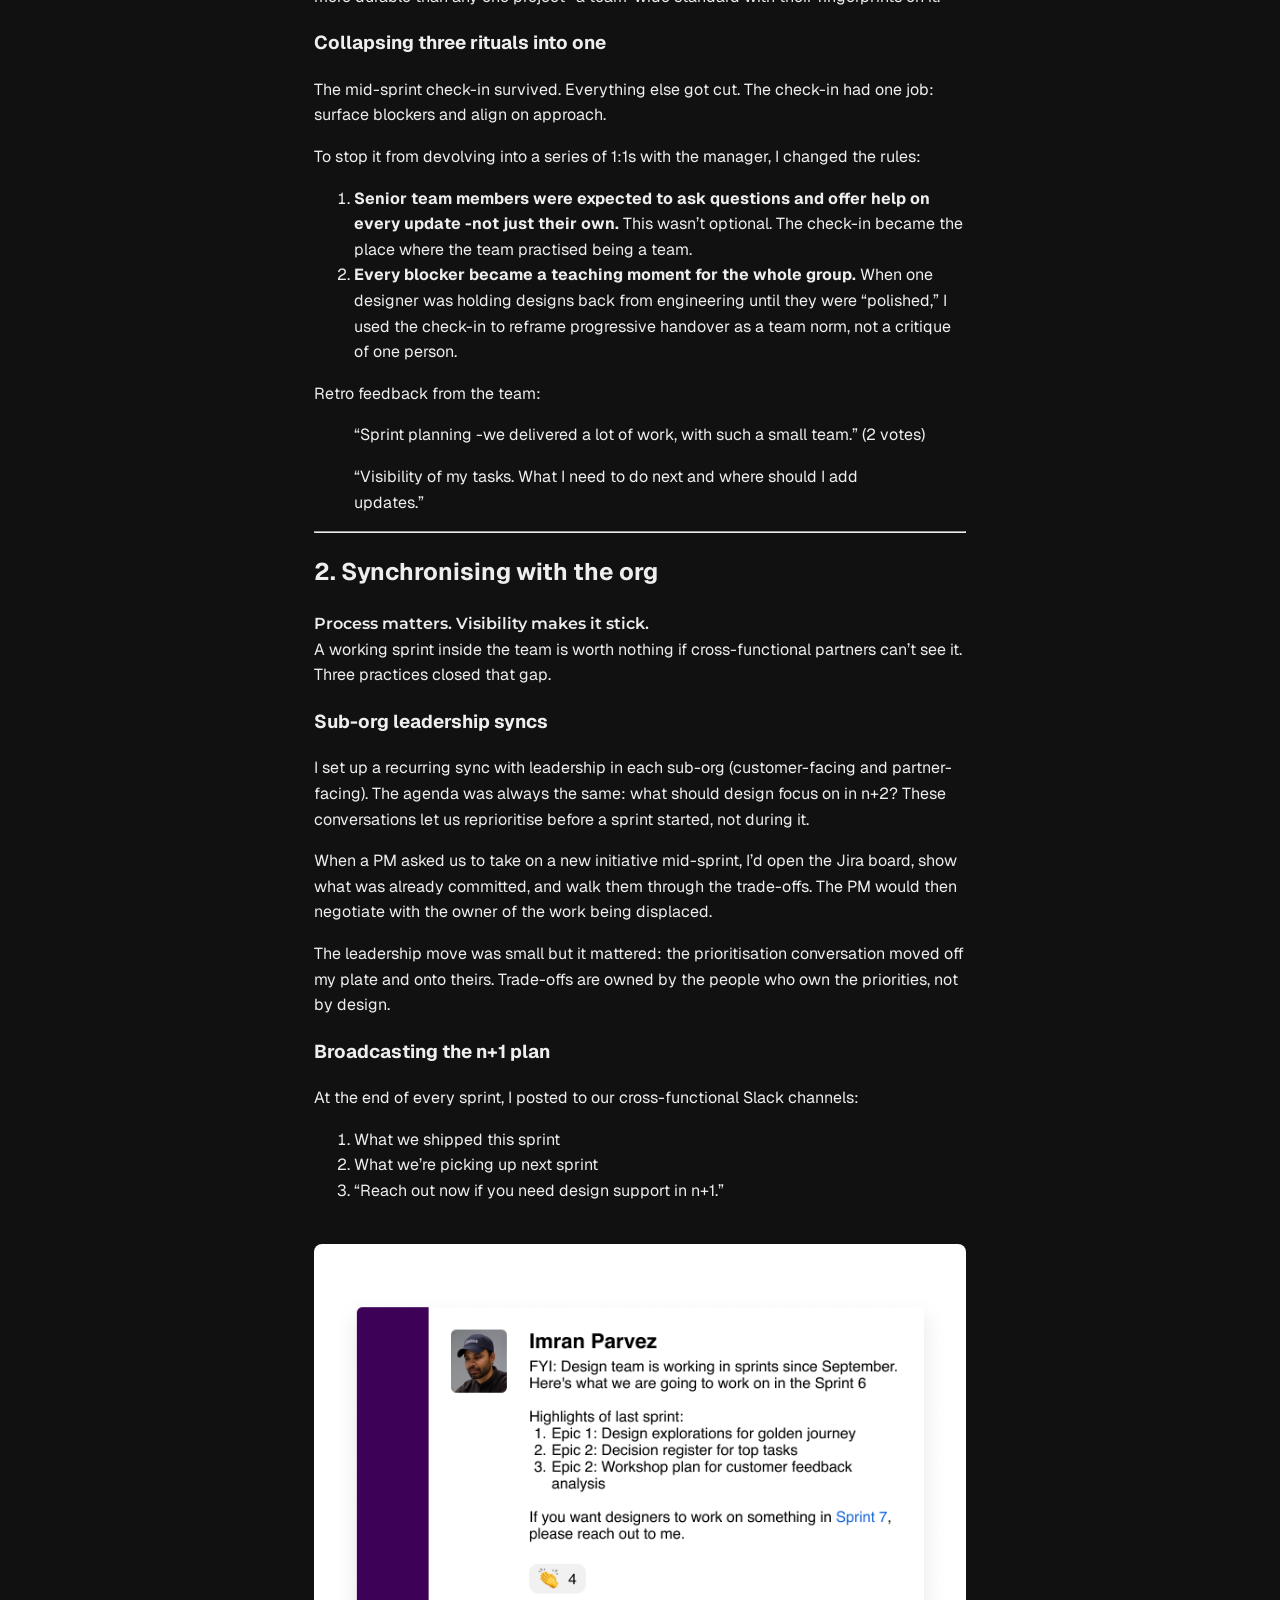
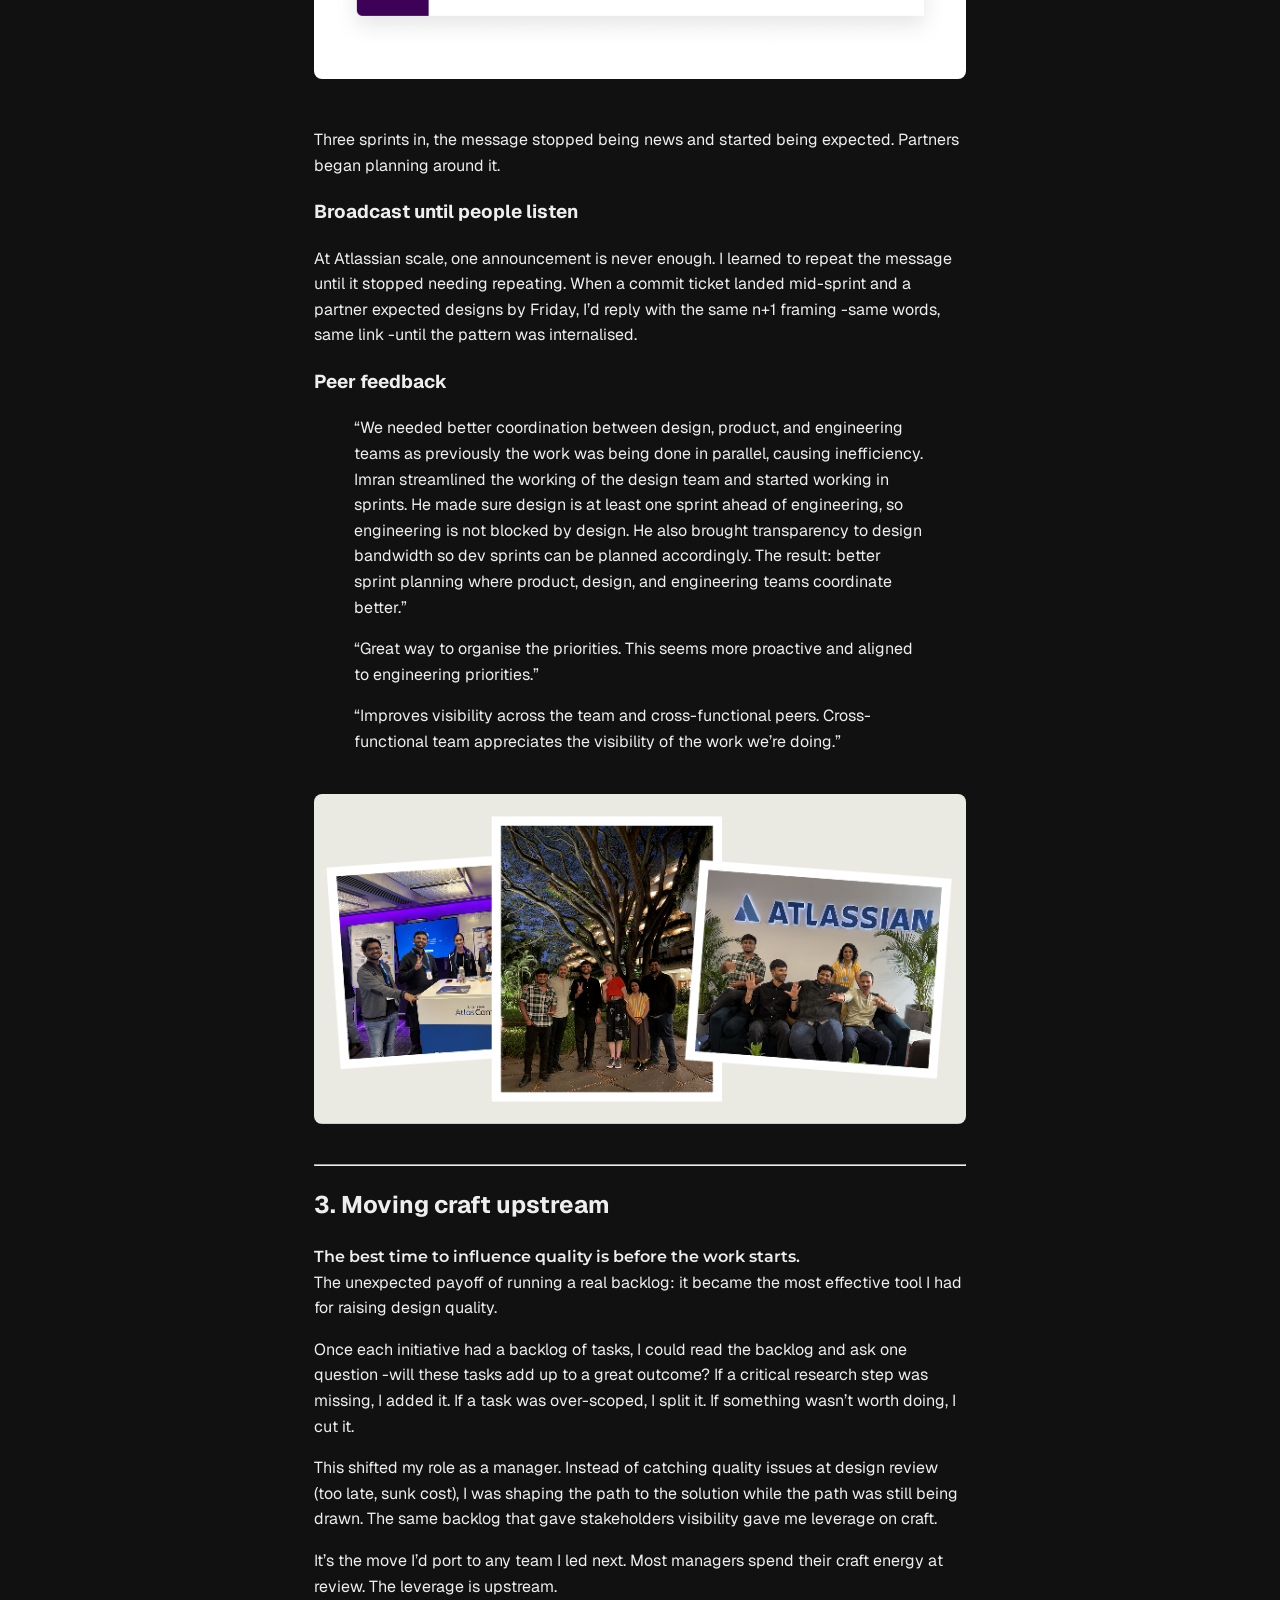
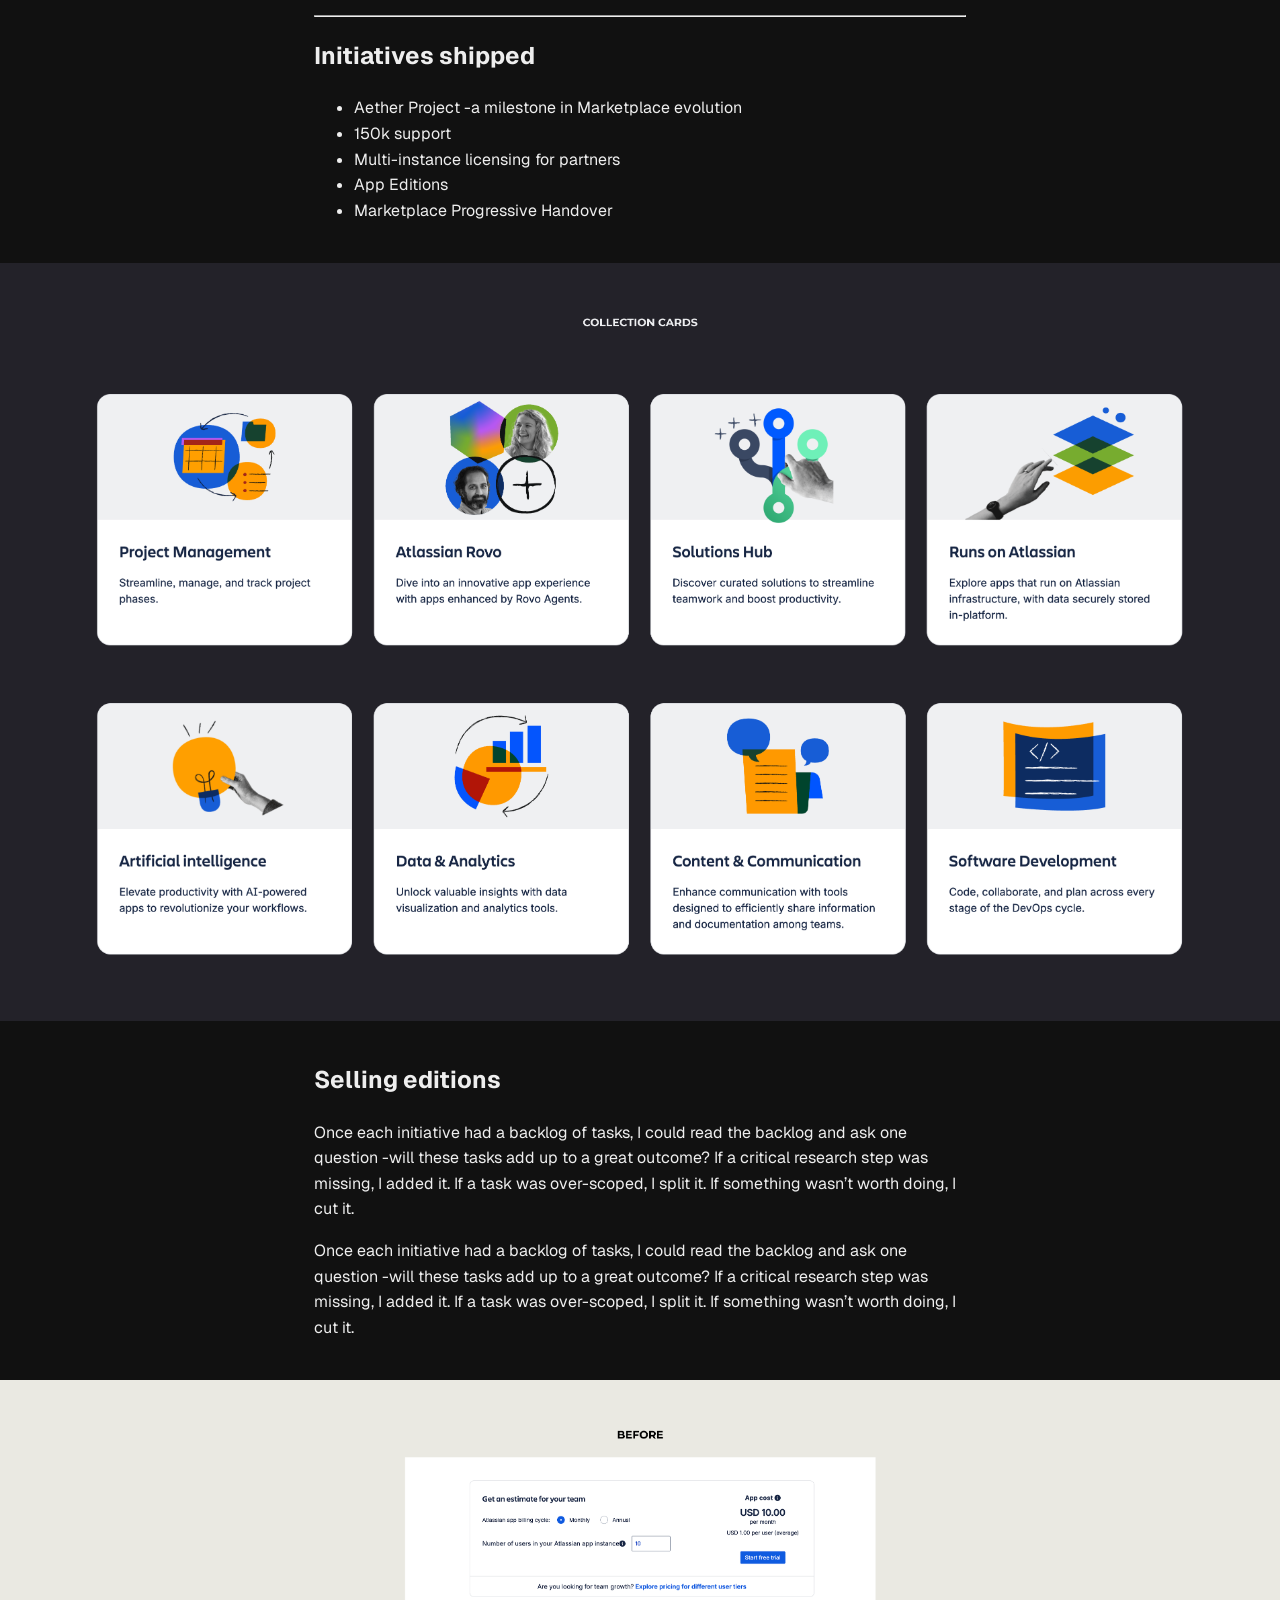
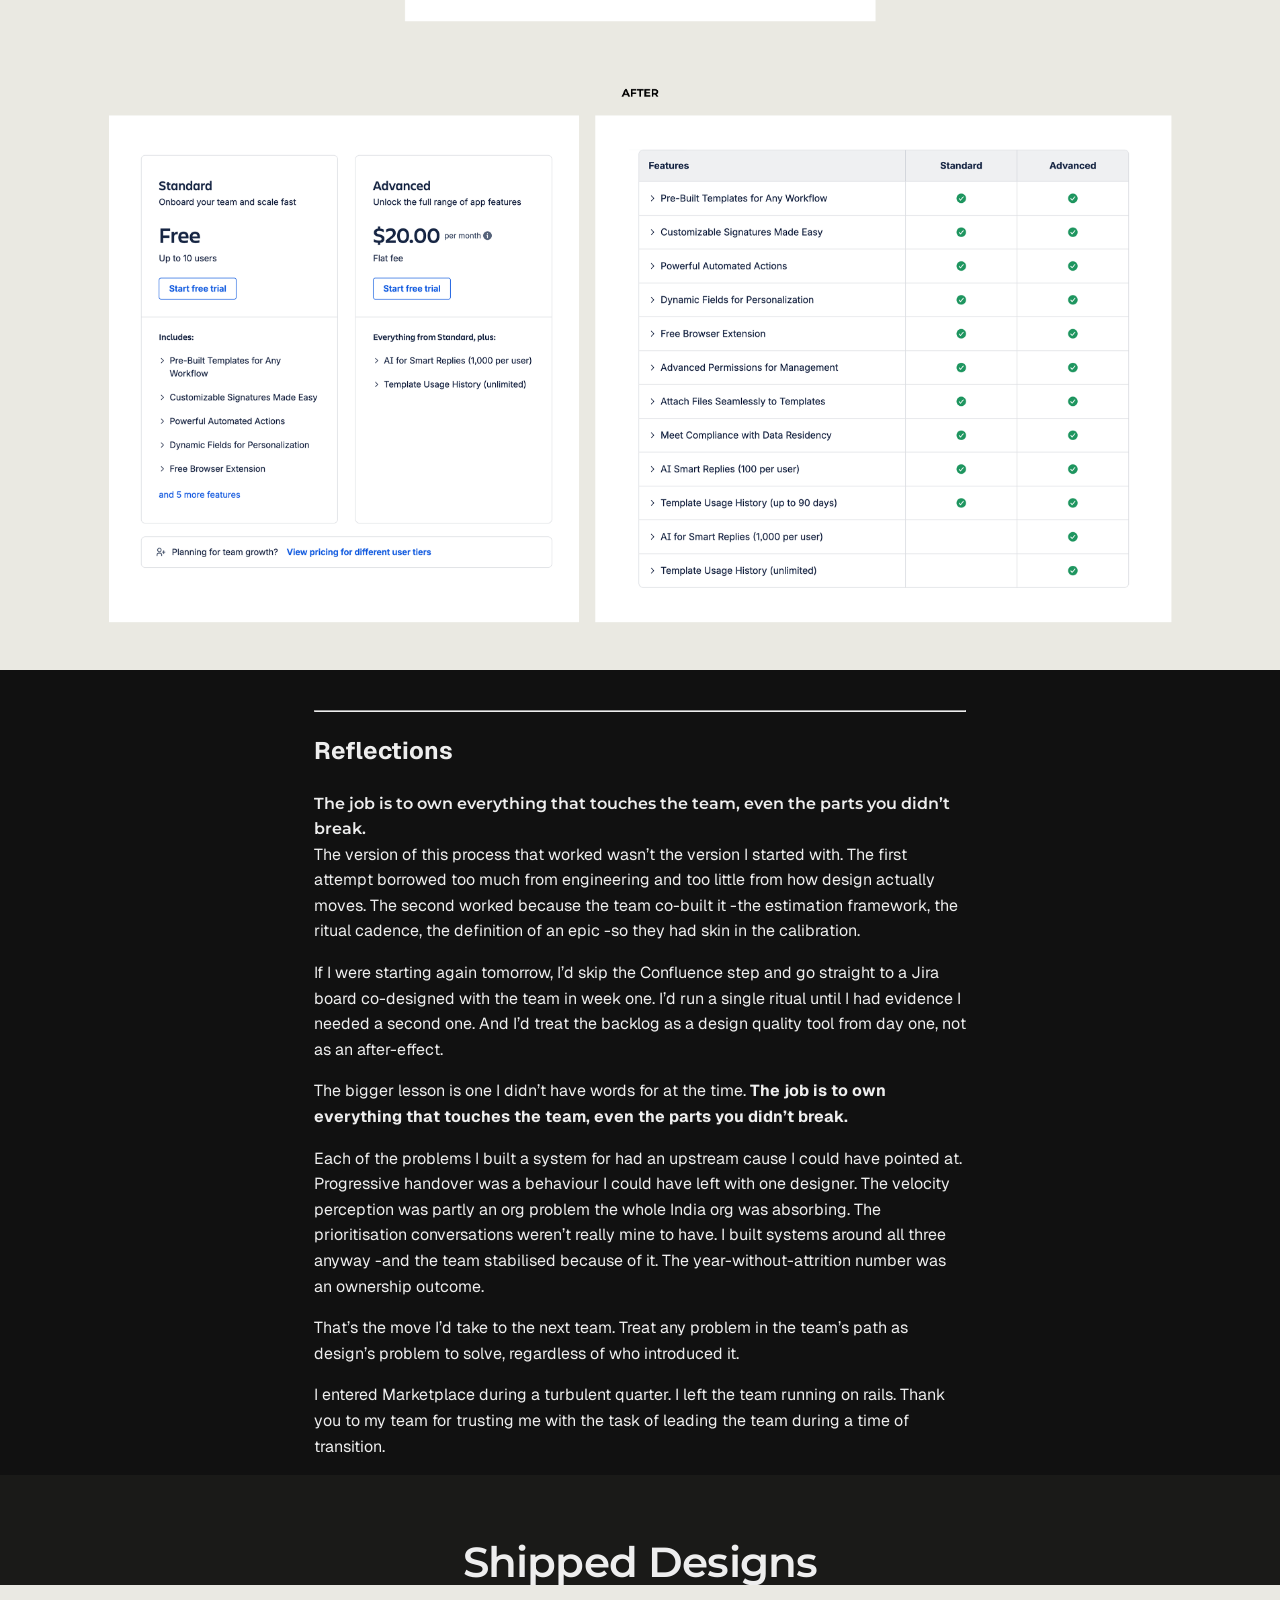
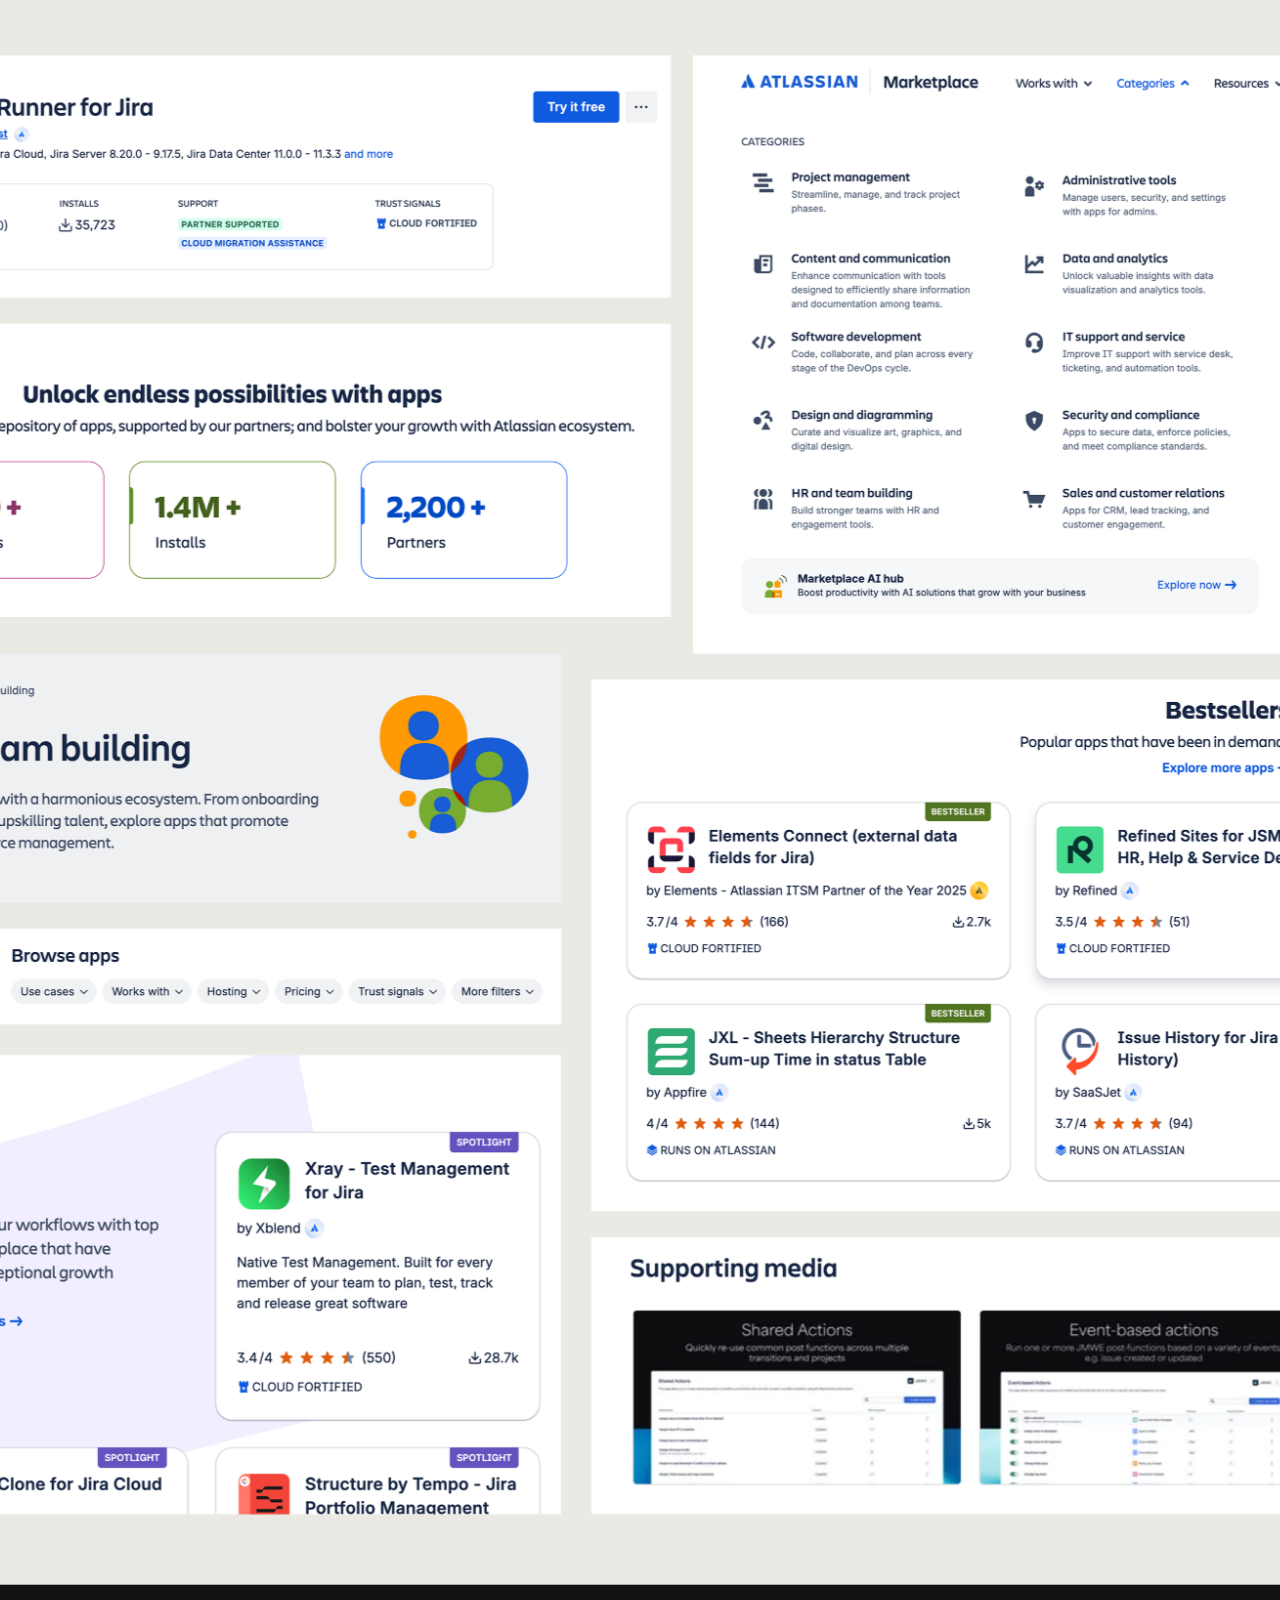
<file: case-studies/building-sprints/index.html>
<!DOCTYPE html><html lang="en" data-astro-cid-skaurlmh> <head><meta charset="utf-8"><link rel="icon" type="image/svg+xml" href="/logo-black.svg"><meta name="viewport" content="width=device-width"><meta name="generator" content="Astro v6.0.8"><title>Building a delivery system for a team in transition - Imran Parvez</title><meta property="og:type" content="website"><meta property="og:url" content="https://imranparvez.com/case-studies/building-sprints/"><meta property="og:title" content="Imran Parvez Portfolio"><meta property="og:image" content="https://imranparvez.com/link-preview.png"><meta name="twitter:card" content="summary_large_image"><meta name="twitter:title" content="Imran Parvez Portfolio"><meta name="twitter:image" content="https://imranparvez.com/link-preview.png"><link rel="preconnect" href="https://fonts.googleapis.com"><link rel="preconnect" href="https://fonts.gstatic.com" crossorigin><link href="https://fonts.googleapis.com/css2?family=Geist:wght@400;500&family=Montserrat:wght@600&display=swap" rel="stylesheet"><script data-goatcounter="https://imparvez.goatcounter.com/count" async src="//gc.zgo.at/count.js"></script><script>
      (function() {
        if (localStorage.getItem('theme') !== 'light') {
          document.documentElement.classList.add('dark');
        }
      })();
    </script><link rel="stylesheet" href="/_astro/_slug_@_@astro.W3EOp2jo.css"></head> <body data-astro-cid-skaurlmh> <!-- TOP NAV --> <nav class="topnav" data-astro-cid-skaurlmh> <div class="topnav__inner" data-astro-cid-skaurlmh> <a href="/" class="topnav__logo" aria-label="Home" data-astro-cid-skaurlmh> <img src="/logo-black.svg" alt="Imran Parvez" data-astro-cid-skaurlmh> </a> <div class="topnav__links" data-astro-cid-skaurlmh> <a href="/" class="topnav__link" data-astro-cid-skaurlmh>Home</a> <a href="/imran-resume-2026-3.pdf" class="topnav__link" target="_blank" rel="noopener noreferrer" data-astro-cid-skaurlmh>Resume</a> <a href="https://www.linkedin.com/in/imranparvez1/" class="topnav__link" target="_blank" rel="noopener noreferrer" data-astro-cid-skaurlmh>LinkedIn</a> <button id="theme-toggle" class="topnav__toggle" aria-label="Toggle theme" data-astro-cid-skaurlmh> <!-- Sun: shown in dark mode --> <svg class="icon-sun" xmlns="http://www.w3.org/2000/svg" viewBox="0 0 24 24" fill="none" stroke="currentColor" stroke-width="2" stroke-linecap="round" stroke-linejoin="round" data-astro-cid-skaurlmh> <circle cx="12" cy="12" r="5" data-astro-cid-skaurlmh></circle><line x1="12" y1="1" x2="12" y2="3" data-astro-cid-skaurlmh></line><line x1="12" y1="21" x2="12" y2="23" data-astro-cid-skaurlmh></line><line x1="4.22" y1="4.22" x2="5.64" y2="5.64" data-astro-cid-skaurlmh></line><line x1="18.36" y1="18.36" x2="19.78" y2="19.78" data-astro-cid-skaurlmh></line><line x1="1" y1="12" x2="3" y2="12" data-astro-cid-skaurlmh></line><line x1="21" y1="12" x2="23" y2="12" data-astro-cid-skaurlmh></line><line x1="4.22" y1="19.78" x2="5.64" y2="18.36" data-astro-cid-skaurlmh></line><line x1="18.36" y1="5.64" x2="19.78" y2="4.22" data-astro-cid-skaurlmh></line> </svg> <!-- Moon: shown in light mode --> <svg class="icon-moon" xmlns="http://www.w3.org/2000/svg" viewBox="0 0 24 24" fill="none" stroke="currentColor" stroke-width="2" stroke-linecap="round" stroke-linejoin="round" data-astro-cid-skaurlmh> <path d="M21 12.79A9 9 0 1 1 11.21 3 7 7 0 0 0 21 12.79z" data-astro-cid-skaurlmh></path> </svg> </button> </div> </div> </nav> <!-- PAGE HEADER --> <div class="container" data-astro-cid-skaurlmh> <header class="page-header" data-astro-cid-skaurlmh> <p class="page-header__label" data-astro-cid-skaurlmh>Design Manager · Atlassian Marketplace</p> <h1 class="page-header__title" data-astro-cid-skaurlmh>Building a delivery system for a team in transition</h1> </header> </div> <!-- INTRO COLUMNS --> <div class="intro" data-astro-cid-skaurlmh> <div class="intro__summary" data-astro-cid-skaurlmh> <p data-astro-cid-skaurlmh>In H1 FY25 I took on the Marketplace design team during an Atlassian-wide org change. Two designers and our manager left in the same quarter. Three new designers joined. Our scope expanded from one product to the entire Marketplace org. In the six months that followed, the team of five shipped Aether, App Editions, Multi-instance Licensing, 150k Support, and Marketplace Progressive Handover -and stayed one sprint ahead of engineering on every workstream.</p><p data-astro-cid-skaurlmh>This is about the process I built to make that possible, what failed in the first attempt, and what I&#39;d take with me to the next team.</p> </div> <div class="intro__context" data-astro-cid-skaurlmh> <p class="intro__col-label" data-astro-cid-skaurlmh>About the product</p> <p class="intro__product" data-astro-cid-skaurlmh>Atlassian Marketplace is the third largest revenue-generating business at Atlassian. When I joined, the org was navigating a period of declining monthly recurring revenue. My team focused on initiatives with direct, near-term impact on MRR.</p> </div> <div class="intro__meta" data-astro-cid-skaurlmh> <p class="intro__col-label" data-astro-cid-skaurlmh>Details</p> <div class="intro__meta-list" data-astro-cid-skaurlmh> <div class="intro__meta-item" data-astro-cid-skaurlmh> <span class="intro__meta-key" data-astro-cid-skaurlmh>Role</span> <span class="intro__meta-value" data-astro-cid-skaurlmh>Design Manager</span> </div> <div class="intro__meta-item" data-astro-cid-skaurlmh> <span class="intro__meta-key" data-astro-cid-skaurlmh>Timeline</span> <span class="intro__meta-value" data-astro-cid-skaurlmh>Aug 2024 - Mar 2025</span> </div> <div class="intro__meta-item" data-astro-cid-skaurlmh> <span class="intro__meta-key" data-astro-cid-skaurlmh>Team</span> <span class="intro__meta-value" data-astro-cid-skaurlmh>5 designers</span> </div> <div class="intro__meta-item" data-astro-cid-skaurlmh> <span class="intro__meta-key" data-astro-cid-skaurlmh>Org</span> <span class="intro__meta-value" data-astro-cid-skaurlmh>Atlassian Marketplace</span> </div> </div> </div> </div>  <!-- BODY CONTENT --> <div class="container" data-astro-cid-skaurlmh> <div class="prose" data-astro-cid-skaurlmh> <hr>
<svg class="ba-svg-defs" aria-hidden="true">
  <defs>
    <clipPath id="ba-clip" clipPathUnits="objectBoundingBox">
      <path class="ba-clip-path" d="M0,0 L0.5,0 C0.5,0.33 0.5,0.67 0.5,1 L0,1 Z"></path>
    </clipPath>
  </defs>
</svg>
<div class="before-after">
  <img class="ba-img" src="/Before-aether.png" alt="Before: Aether">
  <div class="ba-after-wrap">
    <img class="ba-img" src="/After-aether.png" alt="After: Aether">
  </div>
  <div class="ba-handle"></div>
  <span class="ba-label ba-label--before">Before</span>
  <span class="ba-label ba-label--after">After</span>
</div>
<h2 id="walking-into-the-whirlwind">Walking into the whirlwind</h2>
<h6 id="when-the-playbook-doesnt-fit-build-a-new-one">When the playbook doesn’t fit, build a new one.</h6>
<p>I moved to a Atlassian Marketplace in August 2024 to lead one of the pillars in it. Within few weeks Atlassian India org change was announced. This led to two of my team mates getting impacted. The following week the Head of Design for Marketplace also moved on from Atlassian. This left me as the interim Head of Design for Marketplace. My scope expanded from one pillar in an org to entire org that is 3rd most revenue generating for Atlassian org. All this in a matter of 3 weeks.</p>
<p>When I met my cross-functional partners, they were vocal about design velocity. Since I just joined the team, I had no visibility into who was working on what and barely understood the space too. Even with that some of the things were quite clear: the team had no shared backlog, no shared definition of done and no shared cadence. Engineering was running on sprints. Product was running on quarters. Design was running on best effort.</p>
<hr>
<h2 id="1-centralising-the-work">1. Centralising the work</h2>
<h6 id="three-things-had-to-change">Three things had to change.</h6>
<p>My first attempt was a copy of the engineering ritual stack: sprint kickoff, mid-sprint check-in, async planning, a Confluence page as the source of truth.</p>
<img src="/sprints.png" alt="Jira sprint board showing the three-layer structure: Epics, Tasks, and Sync tasks" style="width:100%;border-radius:8px;margin:24px 0;">
<p>It collapsed within three cycles. Two reasons:</p>
<p><strong>Kickoffs were theatre.</strong> Engineering teams kick off because they’re working on the same feature. My designers were spread across five initiatives with almost no overlap. The kickoff turned into five monologues, each one irrelevant to four people in the room.</p>
<p><strong>Confluence was the wrong shape.</strong> A page with a list of tasks doesn’t tell you what’s blocked, what’s at risk, or what’s next. The backlog grew faster than anyone could prune it. Designers stopped updating it. Stakeholders couldn’t read it.</p>
<p>I scrapped both and rebuilt around two principles: rituals should produce a decision, and the system of record should make priorities visible to people outside the team.</p>
<h3 id="a-jira-structure-modelled-on-how-design-moves">A Jira structure modelled on how design moves</h3>
<p>We modelled the work in three layers:</p>
<ul>
<li><strong>Epics</strong> -initiatives owned by a designer</li>
<li><strong>Tasks</strong> -work an individual could complete alone</li>
<li><strong>Sync tasks</strong> -work requiring at least one other person</li>
</ul>
<h3 id="co-creating-estimation-with-the-seniors">Co-creating estimation with the seniors</h3>
<p>Two senior designers led the estimation framework. We landed on story points sized by amount, complexity, and risk, with worked examples for product and content design tasks.</p>
<p>The framework itself wasn’t the point. Co-creating it was. The team owned the calibration, so the team trusted the numbers. It also gave the two seniors a piece of work more durable than any one project -a team-wide standard with their fingerprints on it.</p>
<h3 id="collapsing-three-rituals-into-one">Collapsing three rituals into one</h3>
<p>The mid-sprint check-in survived. Everything else got cut. The check-in had one job: surface blockers and align on approach.</p>
<p>To stop it from devolving into a series of 1:1s with the manager, I changed the rules:</p>
<ol>
<li><strong>Senior team members were expected to ask questions and offer help on every update -not just their own.</strong> This wasn’t optional. The check-in became the place where the team practised being a team.</li>
<li><strong>Every blocker became a teaching moment for the whole group.</strong> When one designer was holding designs back from engineering until they were “polished,” I used the check-in to reframe progressive handover as a team norm, not a critique of one person.</li>
</ol>
<p>Retro feedback from the team:</p>
<blockquote>
<p>“Sprint planning -we delivered a lot of work, with such a small team.” (2 votes)</p>
</blockquote>
<blockquote>
<p>“Visibility of my tasks. What I need to do next and where should I add updates.”</p>
</blockquote>
<hr>
<h2 id="2-synchronising-with-the-org">2. Synchronising with the org</h2>
<h6 id="process-matters-visibility-makes-it-stick">Process matters. Visibility makes it stick.</h6>
<p>A working sprint inside the team is worth nothing if cross-functional partners can’t see it. Three practices closed that gap.</p>
<h3 id="sub-org-leadership-syncs">Sub-org leadership syncs</h3>
<p>I set up a recurring sync with leadership in each sub-org (customer-facing and partner-facing). The agenda was always the same: what should design focus on in n+2? These conversations let us reprioritise before a sprint started, not during it.</p>
<p>When a PM asked us to take on a new initiative mid-sprint, I’d open the Jira board, show what was already committed, and walk them through the trade-offs. The PM would then negotiate with the owner of the work being displaced.</p>
<p>The leadership move was small but it mattered: the prioritisation conversation moved off my plate and onto theirs. Trade-offs are owned by the people who own the priorities, not by design.</p>
<h3 id="broadcasting-the-n1-plan">Broadcasting the n+1 plan</h3>
<p>At the end of every sprint, I posted to our cross-functional Slack channels:</p>
<ol>
<li>What we shipped this sprint</li>
<li>What we’re picking up next sprint</li>
<li>“Reach out now if you need design support in n+1.”</li>
</ol>
<img src="/slack-message.png" alt="End-of-sprint Slack broadcast showing what shipped and what&#x27;s coming next" style="width:100%;border-radius:8px;margin:24px 0;">
<p>Three sprints in, the message stopped being news and started being expected. Partners began planning around it.</p>
<h3 id="broadcast-until-people-listen">Broadcast until people listen</h3>
<p>At Atlassian scale, one announcement is never enough. I learned to repeat the message until it stopped needing repeating. When a commit ticket landed mid-sprint and a partner expected designs by Friday, I’d reply with the same n+1 framing -same words, same link -until the pattern was internalised.</p>
<h3 id="peer-feedback">Peer feedback</h3>
<blockquote>
<p>“We needed better coordination between design, product, and engineering teams as previously the work was being done in parallel, causing inefficiency. Imran streamlined the working of the design team and started working in sprints. He made sure design is at least one sprint ahead of engineering, so engineering is not blocked by design. He also brought transparency to design bandwidth so dev sprints can be planned accordingly. The result: better sprint planning where product, design, and engineering teams coordinate better.”</p>
</blockquote>
<blockquote>
<p>“Great way to organise the priorities. This seems more proactive and aligned to engineering priorities.”</p>
</blockquote>
<blockquote>
<p>“Improves visibility across the team and cross-functional peers. Cross-functional team appreciates the visibility of the work we’re doing.”</p>
</blockquote>
<img src="/team-marketplace.png" alt="Marketplace design team collage" style="width:100%;border-radius:8px;margin:24px 0;">
<hr>
<h2 id="3-moving-craft-upstream">3. Moving craft upstream</h2>
<h6 id="the-best-time-to-influence-quality-is-before-the-work-starts">The best time to influence quality is before the work starts.</h6>
<p>The unexpected payoff of running a real backlog: it became the most effective tool I had for raising design quality.</p>
<p>Once each initiative had a backlog of tasks, I could read the backlog and ask one question -will these tasks add up to a great outcome? If a critical research step was missing, I added it. If a task was over-scoped, I split it. If something wasn’t worth doing, I cut it.</p>
<p>This shifted my role as a manager. Instead of catching quality issues at design review (too late, sunk cost), I was shaping the path to the solution while the path was still being drawn. The same backlog that gave stakeholders visibility gave me leverage on craft.</p>
<p>It’s the move I’d port to any team I led next. Most managers spend their craft energy at review. The leverage is upstream.</p>
<hr>
<h2 id="initiatives-shipped">Initiatives shipped</h2>
<ul>
<li>Aether Project -a milestone in Marketplace evolution</li>
<li>150k support</li>
<li>Multi-instance licensing for partners</li>
<li>App Editions</li>
<li>Marketplace Progressive Handover</li>
</ul>
<div class="img-full"><img src="/collection-cards.png" alt="Collection of initiative cards shipped during this period"></div>
<h2 id="selling-editions">Selling editions</h2>
<p>Once each initiative had a backlog of tasks, I could read the backlog and ask one question -will these tasks add up to a great outcome? If a critical research step was missing, I added it. If a task was over-scoped, I split it. If something wasn’t worth doing, I cut it.</p>
<p>Once each initiative had a backlog of tasks, I could read the backlog and ask one question -will these tasks add up to a great outcome? If a critical research step was missing, I added it. If a task was over-scoped, I split it. If something wasn’t worth doing, I cut it.</p>
<div class="img-full"><img src="/app-editions.png" alt="Before and after editions designs"></div>
<hr>
<h2 id="reflections">Reflections</h2>
<h6 id="the-job-is-to-own-everything-that-touches-the-team-even-the-parts-you-didnt-break">The job is to own everything that touches the team, even the parts you didn’t break.</h6>
<p>The version of this process that worked wasn’t the version I started with. The first attempt borrowed too much from engineering and too little from how design actually moves. The second worked because the team co-built it -the estimation framework, the ritual cadence, the definition of an epic -so they had skin in the calibration.</p>
<p>If I were starting again tomorrow, I’d skip the Confluence step and go straight to a Jira board co-designed with the team in week one. I’d run a single ritual until I had evidence I needed a second one. And I’d treat the backlog as a design quality tool from day one, not as an after-effect.</p>
<p>The bigger lesson is one I didn’t have words for at the time. <strong>The job is to own everything that touches the team, even the parts you didn’t break.</strong></p>
<p>Each of the problems I built a system for had an upstream cause I could have pointed at. Progressive handover was a behaviour I could have left with one designer. The velocity perception was partly an org problem the whole India org was absorbing. The prioritisation conversations weren’t really mine to have. I built systems around all three anyway -and the team stabilised because of it. The year-without-attrition number was an ownership outcome.</p>
<p>That’s the move I’d take to the next team. Treat any problem in the team’s path as design’s problem to solve, regardless of who introduced it.</p>
<p>I entered Marketplace during a turbulent quarter. I left the team running on rails. Thank you to my team for trusting me with the task of leading the team during a time of transition.</p>
<div class="shipped-heading">Shipped Designs</div>
<div class="img-marquee"><img src="/shipped-designs.png" alt="Shipped designs from the Marketplace team"></div> </div> </div> <script type="module" src="/_astro/_slug_.astro_astro_type_script_index_0_lang.C2Ddb5iU.js"></script> </body> </html>
</file>
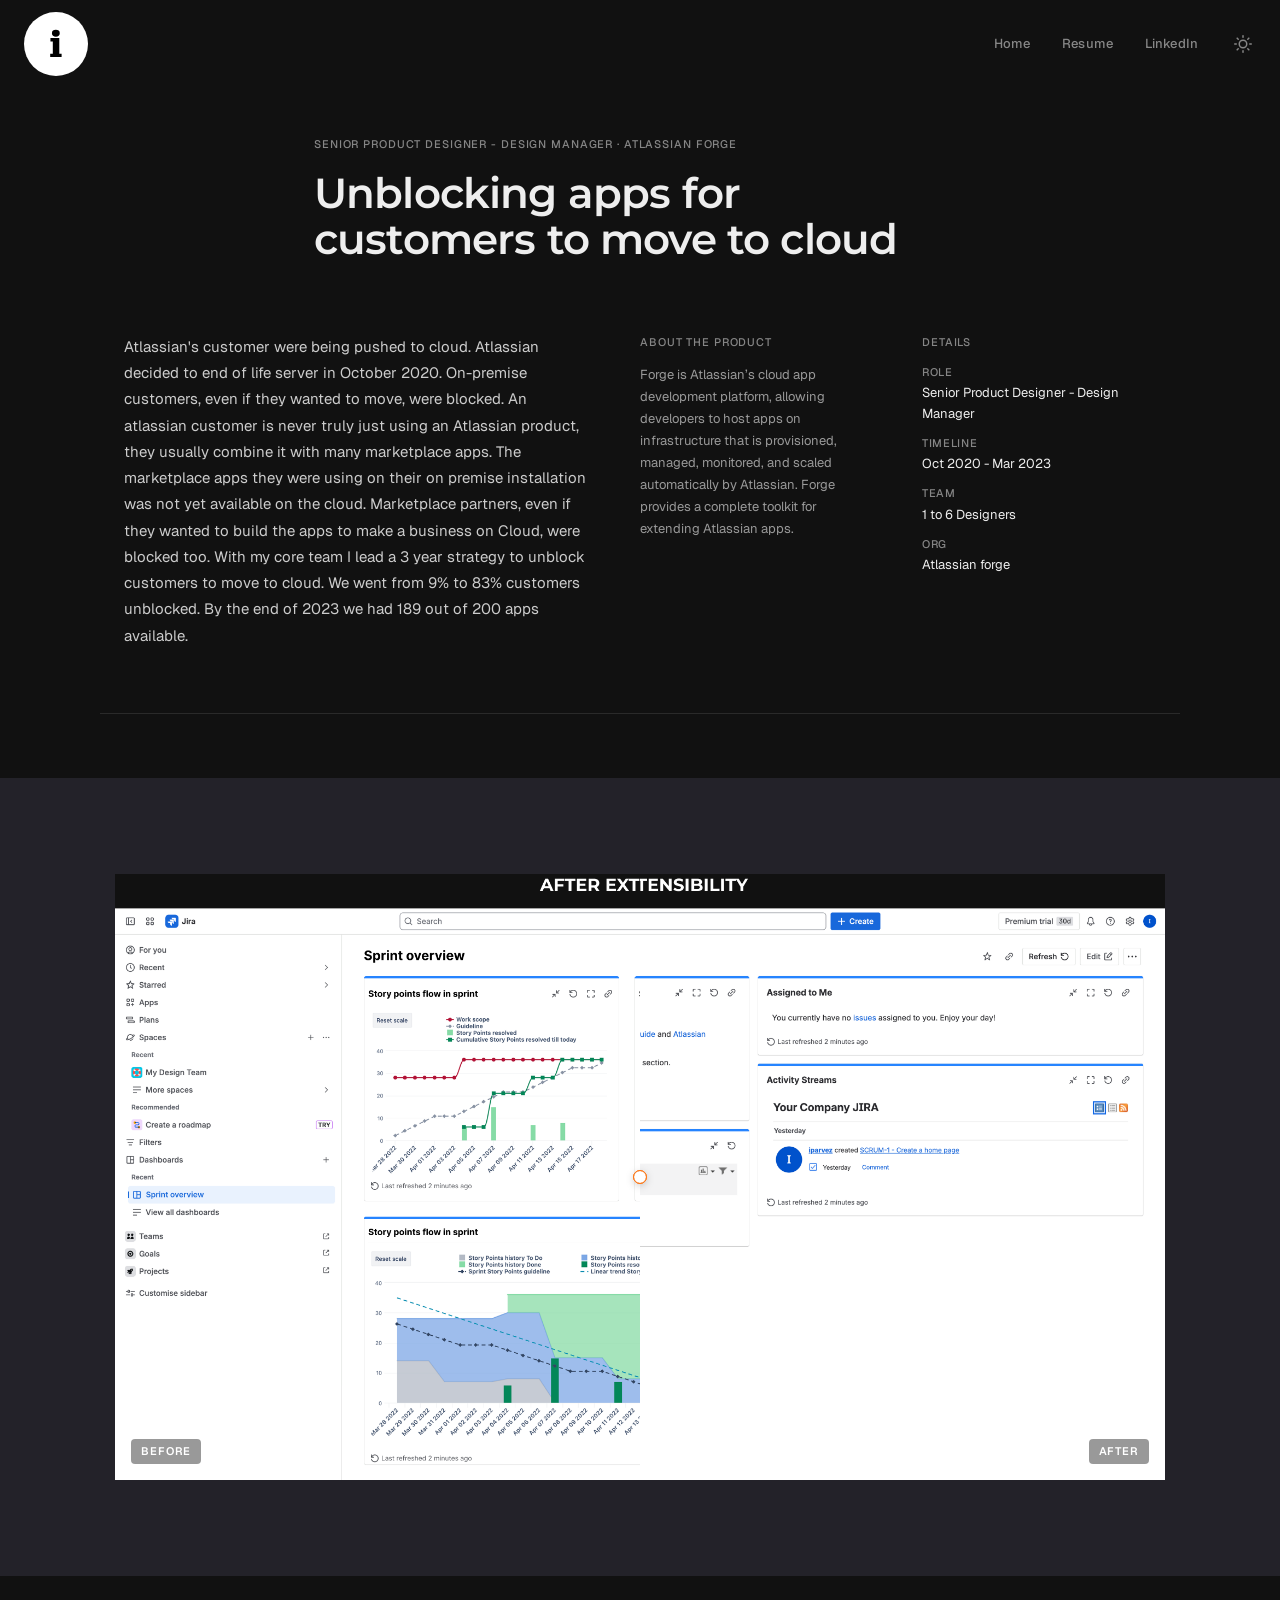
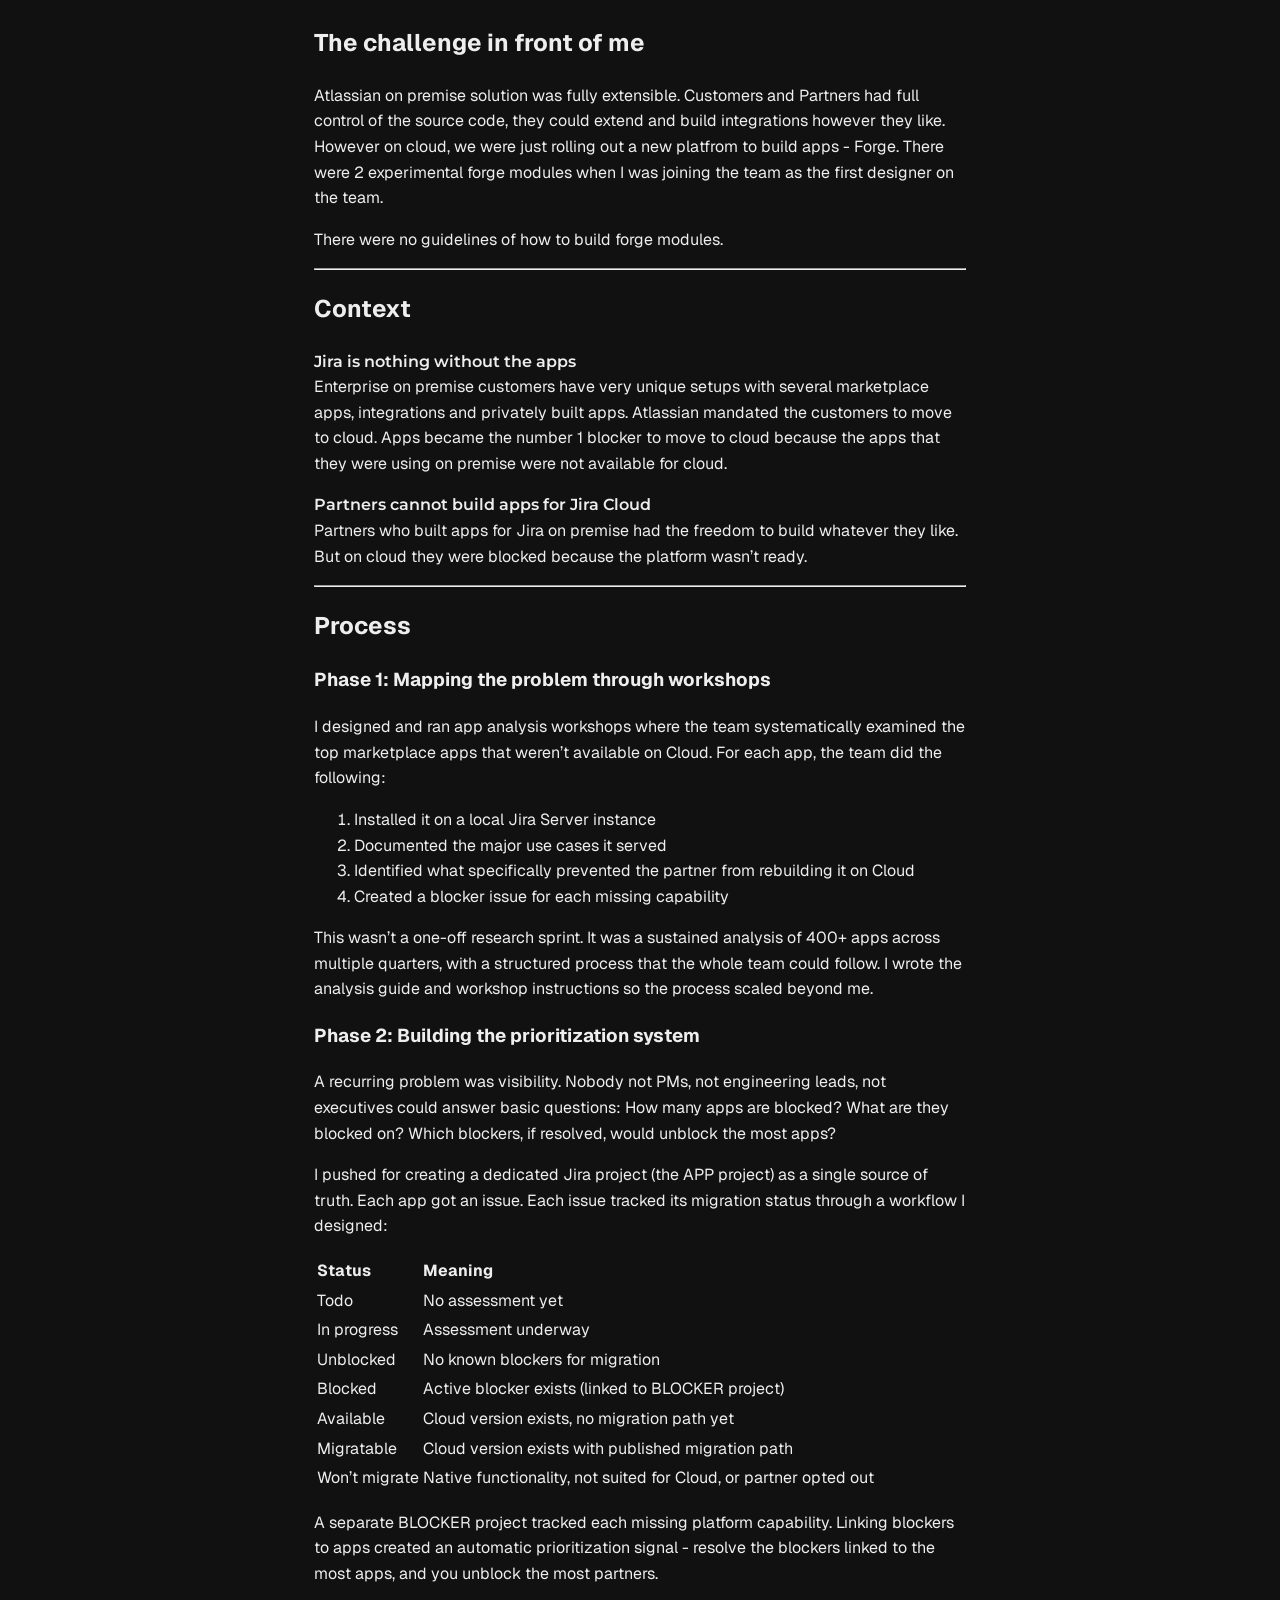
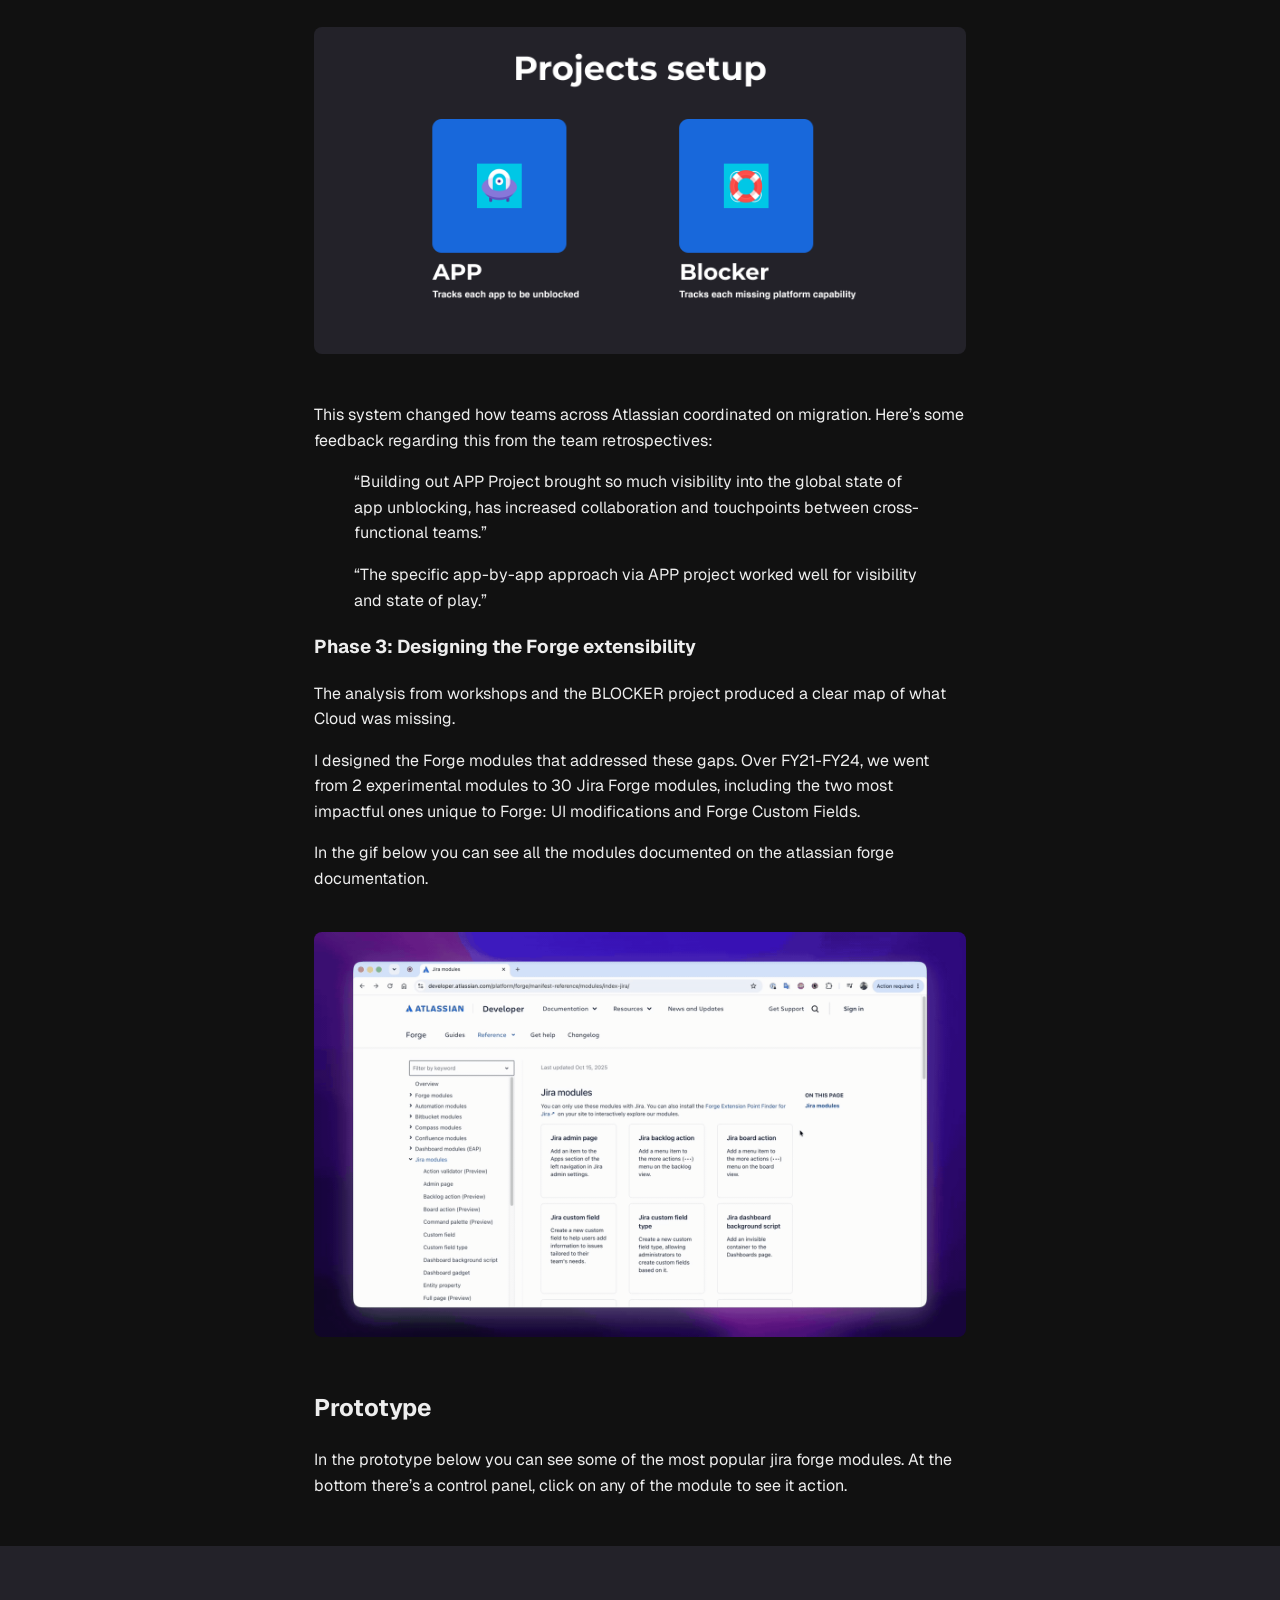
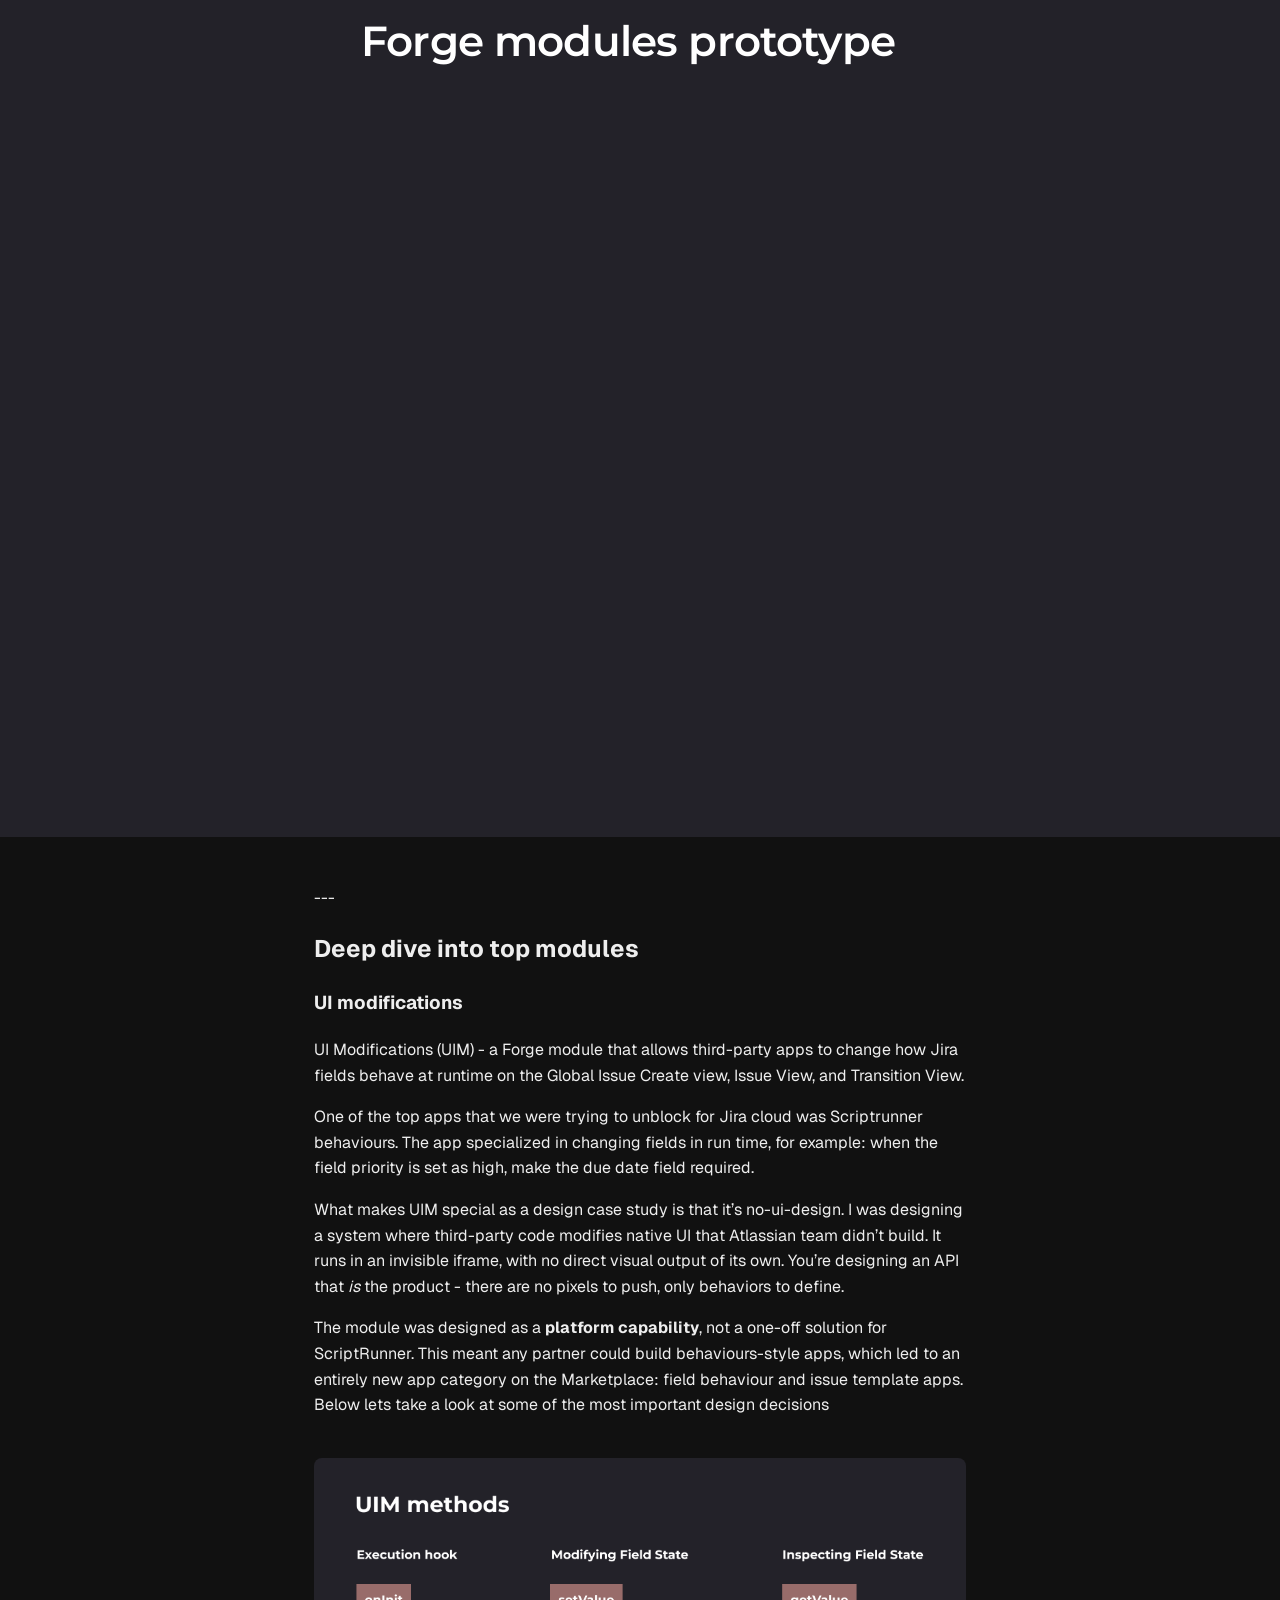
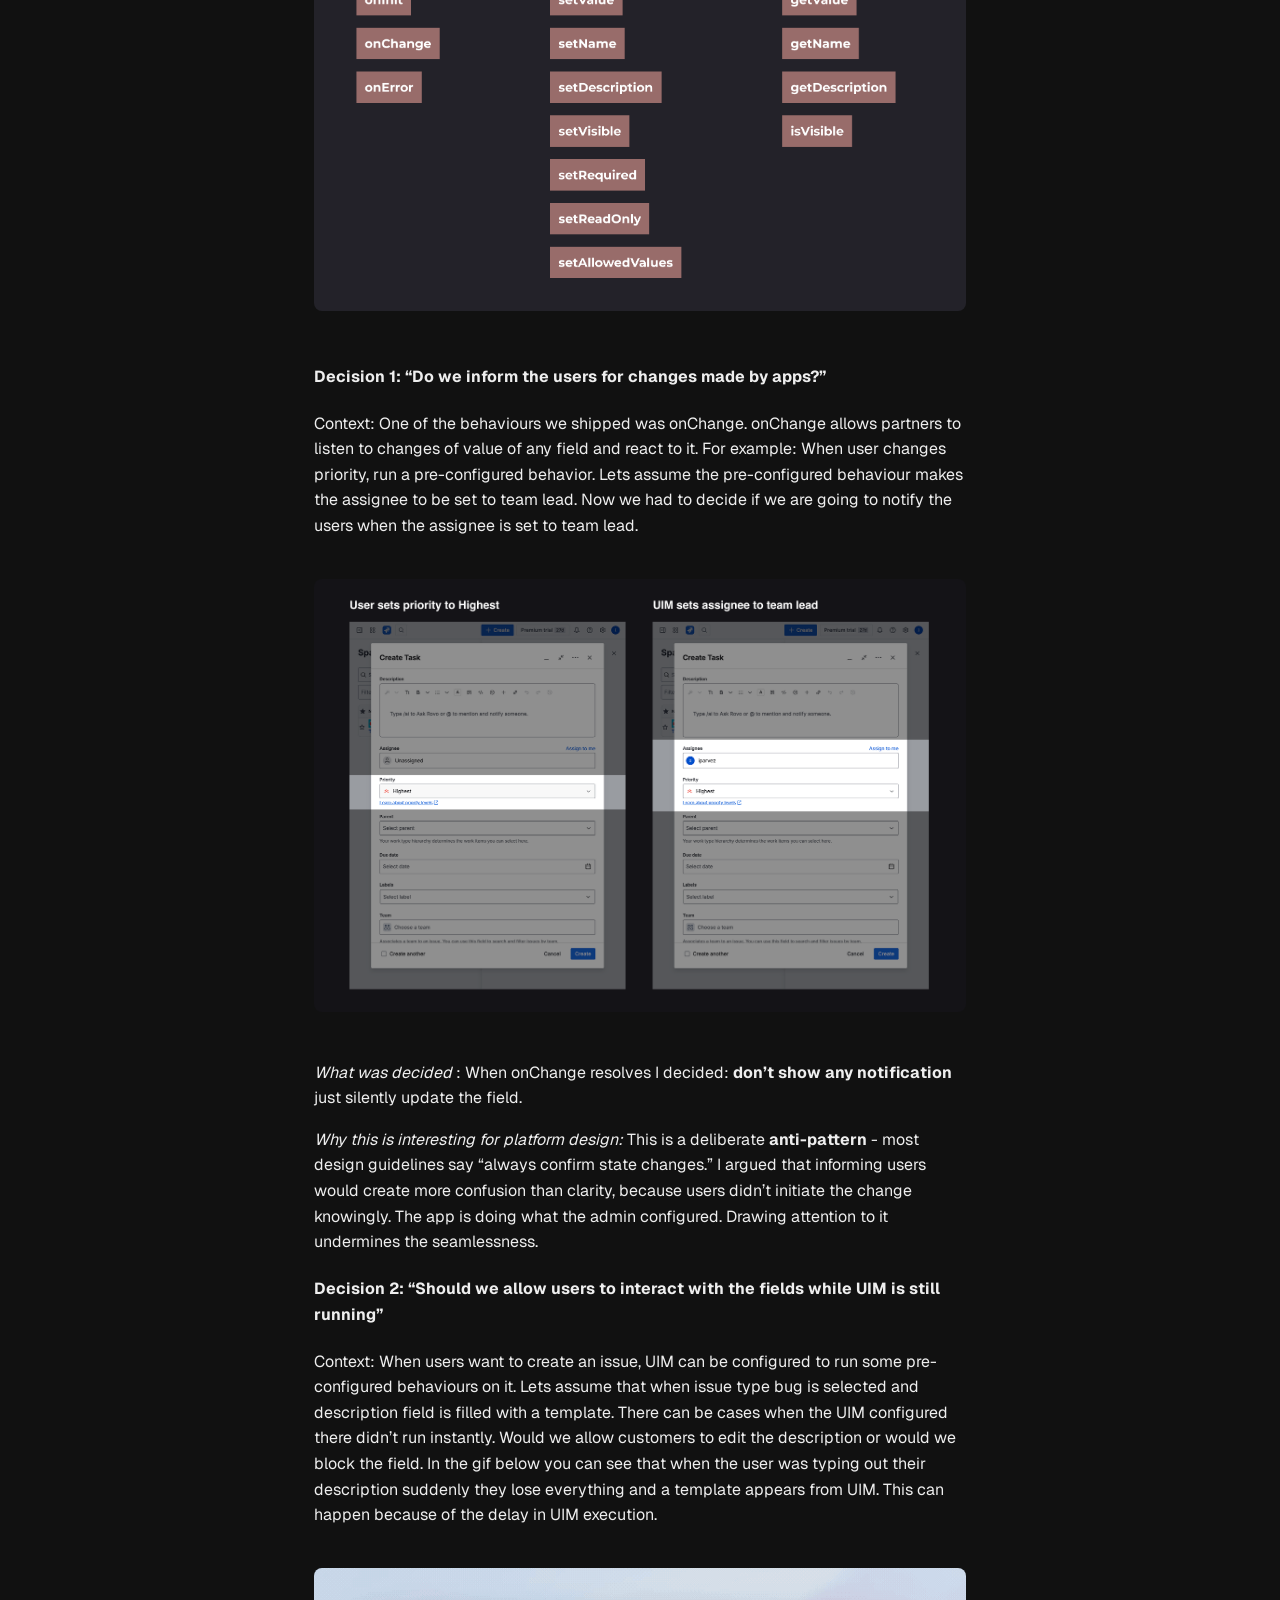
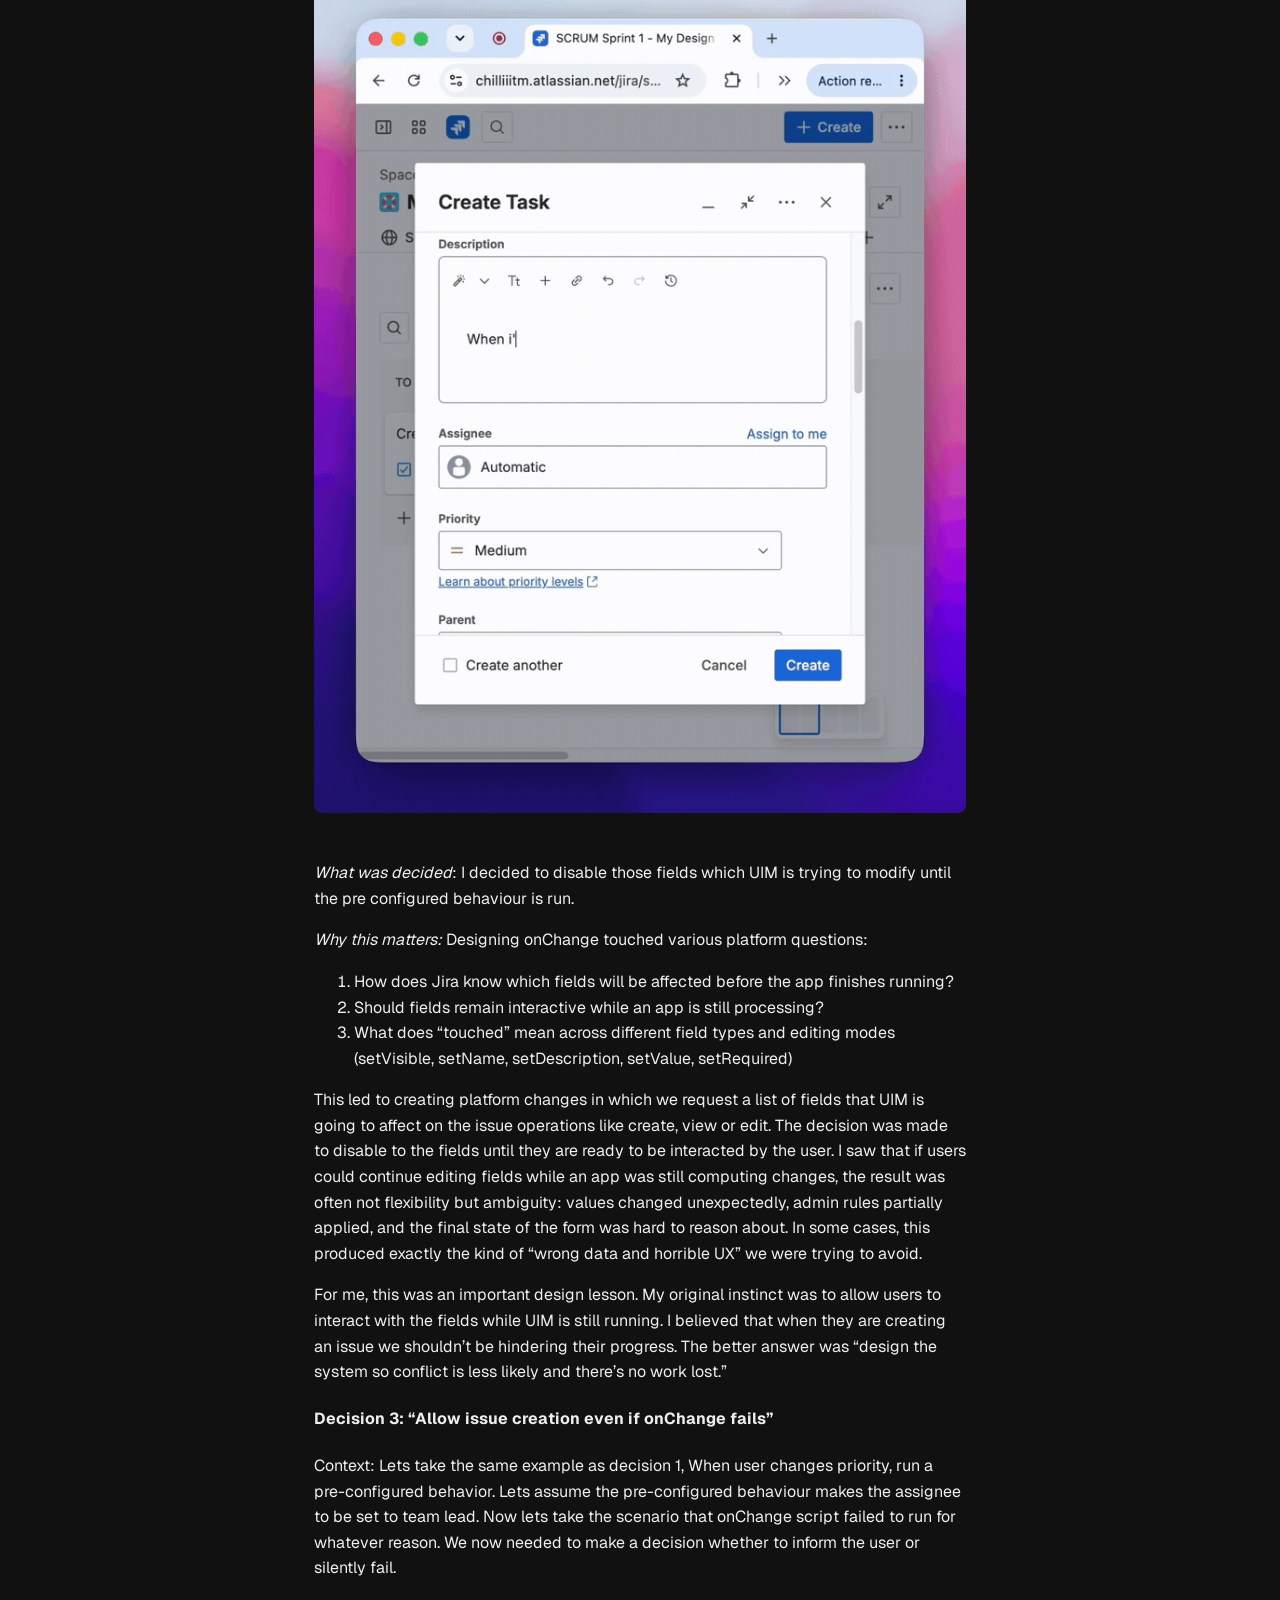
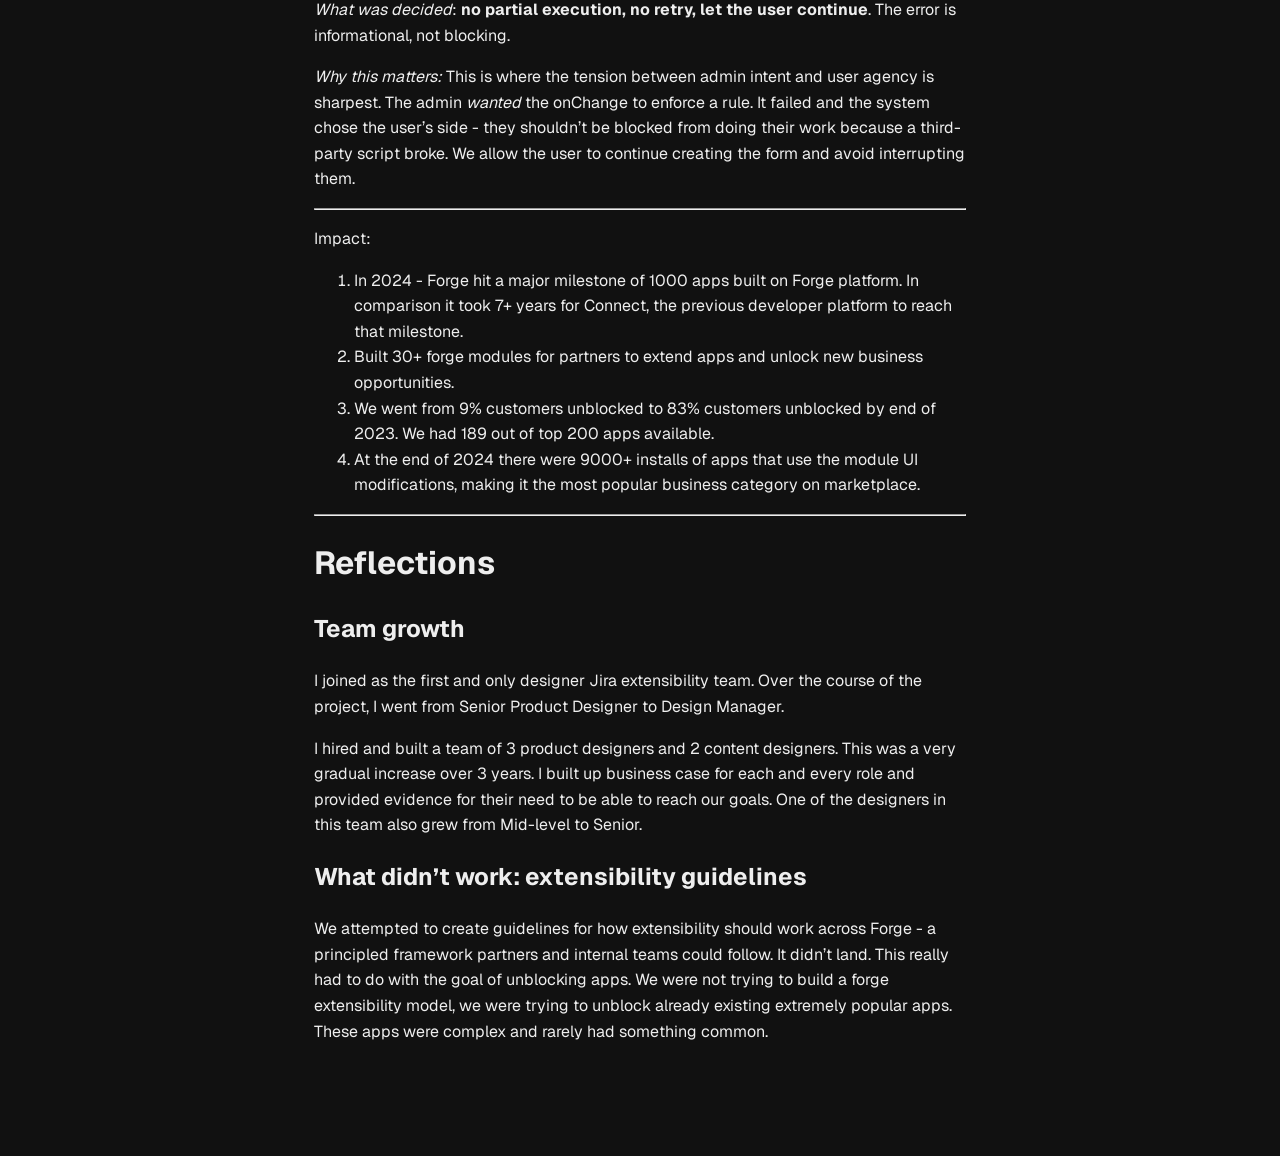
<file: case-studies/unblocking-apps/index.html>
<!DOCTYPE html><html lang="en" data-astro-cid-skaurlmh> <head><meta charset="utf-8"><link rel="icon" type="image/svg+xml" href="/logo-black.svg"><meta name="viewport" content="width=device-width"><meta name="generator" content="Astro v6.0.8"><title>Unblocking apps for customers to move to cloud - Imran Parvez</title><meta property="og:type" content="website"><meta property="og:url" content="https://imranparvez.com/case-studies/unblocking-apps/"><meta property="og:title" content="Imran Parvez Portfolio"><meta property="og:image" content="https://imranparvez.com/link-preview.png"><meta name="twitter:card" content="summary_large_image"><meta name="twitter:title" content="Imran Parvez Portfolio"><meta name="twitter:image" content="https://imranparvez.com/link-preview.png"><link rel="preconnect" href="https://fonts.googleapis.com"><link rel="preconnect" href="https://fonts.gstatic.com" crossorigin><link href="https://fonts.googleapis.com/css2?family=Geist:wght@400;500&family=Montserrat:wght@600&display=swap" rel="stylesheet"><script data-goatcounter="https://imparvez.goatcounter.com/count" async src="//gc.zgo.at/count.js"></script><script>
      (function() {
        if (localStorage.getItem('theme') !== 'light') {
          document.documentElement.classList.add('dark');
        }
      })();
    </script><link rel="stylesheet" href="/_astro/_slug_@_@astro.W3EOp2jo.css"></head> <body data-astro-cid-skaurlmh> <!-- TOP NAV --> <nav class="topnav" data-astro-cid-skaurlmh> <div class="topnav__inner" data-astro-cid-skaurlmh> <a href="/" class="topnav__logo" aria-label="Home" data-astro-cid-skaurlmh> <img src="/logo-black.svg" alt="Imran Parvez" data-astro-cid-skaurlmh> </a> <div class="topnav__links" data-astro-cid-skaurlmh> <a href="/" class="topnav__link" data-astro-cid-skaurlmh>Home</a> <a href="/imran-resume-2026-3.pdf" class="topnav__link" target="_blank" rel="noopener noreferrer" data-astro-cid-skaurlmh>Resume</a> <a href="https://www.linkedin.com/in/imranparvez1/" class="topnav__link" target="_blank" rel="noopener noreferrer" data-astro-cid-skaurlmh>LinkedIn</a> <button id="theme-toggle" class="topnav__toggle" aria-label="Toggle theme" data-astro-cid-skaurlmh> <!-- Sun: shown in dark mode --> <svg class="icon-sun" xmlns="http://www.w3.org/2000/svg" viewBox="0 0 24 24" fill="none" stroke="currentColor" stroke-width="2" stroke-linecap="round" stroke-linejoin="round" data-astro-cid-skaurlmh> <circle cx="12" cy="12" r="5" data-astro-cid-skaurlmh></circle><line x1="12" y1="1" x2="12" y2="3" data-astro-cid-skaurlmh></line><line x1="12" y1="21" x2="12" y2="23" data-astro-cid-skaurlmh></line><line x1="4.22" y1="4.22" x2="5.64" y2="5.64" data-astro-cid-skaurlmh></line><line x1="18.36" y1="18.36" x2="19.78" y2="19.78" data-astro-cid-skaurlmh></line><line x1="1" y1="12" x2="3" y2="12" data-astro-cid-skaurlmh></line><line x1="21" y1="12" x2="23" y2="12" data-astro-cid-skaurlmh></line><line x1="4.22" y1="19.78" x2="5.64" y2="18.36" data-astro-cid-skaurlmh></line><line x1="18.36" y1="5.64" x2="19.78" y2="4.22" data-astro-cid-skaurlmh></line> </svg> <!-- Moon: shown in light mode --> <svg class="icon-moon" xmlns="http://www.w3.org/2000/svg" viewBox="0 0 24 24" fill="none" stroke="currentColor" stroke-width="2" stroke-linecap="round" stroke-linejoin="round" data-astro-cid-skaurlmh> <path d="M21 12.79A9 9 0 1 1 11.21 3 7 7 0 0 0 21 12.79z" data-astro-cid-skaurlmh></path> </svg> </button> </div> </div> </nav> <!-- PAGE HEADER --> <div class="container" data-astro-cid-skaurlmh> <header class="page-header" data-astro-cid-skaurlmh> <p class="page-header__label" data-astro-cid-skaurlmh>Senior Product Designer - Design Manager · Atlassian forge</p> <h1 class="page-header__title" data-astro-cid-skaurlmh>Unblocking apps for customers to move to cloud</h1> </header> </div> <!-- INTRO COLUMNS --> <div class="intro" data-astro-cid-skaurlmh> <div class="intro__summary" data-astro-cid-skaurlmh> <p data-astro-cid-skaurlmh>Atlassian&#39;s customer were being pushed to cloud. Atlassian decided to end of life server in October 2020. On-premise customers, even if they wanted to move, were blocked. An atlassian customer is never truly just using an Atlassian product, they usually combine it with many marketplace apps. The marketplace apps they were using on their on premise installation was not yet available on the cloud. Marketplace partners, even if they wanted to build the apps to make a business on Cloud, were blocked too. With my core team I lead a 3 year strategy to unblock customers to move to cloud. We went from 9% to 83% customers unblocked. By the end of 2023 we had 189 out of 200 apps available.</p> </div> <div class="intro__context" data-astro-cid-skaurlmh> <p class="intro__col-label" data-astro-cid-skaurlmh>About the product</p> <p class="intro__product" data-astro-cid-skaurlmh>Forge is Atlassian’s cloud app development platform, allowing developers to host apps on infrastructure that is provisioned, managed, monitored, and scaled automatically by Atlassian. Forge provides a complete toolkit for extending Atlassian apps.</p> </div> <div class="intro__meta" data-astro-cid-skaurlmh> <p class="intro__col-label" data-astro-cid-skaurlmh>Details</p> <div class="intro__meta-list" data-astro-cid-skaurlmh> <div class="intro__meta-item" data-astro-cid-skaurlmh> <span class="intro__meta-key" data-astro-cid-skaurlmh>Role</span> <span class="intro__meta-value" data-astro-cid-skaurlmh>Senior Product Designer - Design Manager</span> </div> <div class="intro__meta-item" data-astro-cid-skaurlmh> <span class="intro__meta-key" data-astro-cid-skaurlmh>Timeline</span> <span class="intro__meta-value" data-astro-cid-skaurlmh>Oct 2020 - Mar 2023</span> </div> <div class="intro__meta-item" data-astro-cid-skaurlmh> <span class="intro__meta-key" data-astro-cid-skaurlmh>Team</span> <span class="intro__meta-value" data-astro-cid-skaurlmh>1 to 6 Designers</span> </div> <div class="intro__meta-item" data-astro-cid-skaurlmh> <span class="intro__meta-key" data-astro-cid-skaurlmh>Org</span> <span class="intro__meta-value" data-astro-cid-skaurlmh>Atlassian forge</span> </div> </div> </div> </div>  <!-- BODY CONTENT --> <div class="container" data-astro-cid-skaurlmh> <div class="prose" data-astro-cid-skaurlmh> <svg class="ba-svg-defs" aria-hidden="true">
  <defs>
    <clipPath id="ba-clip" clipPathUnits="objectBoundingBox">
      <path class="ba-clip-path" d="M0,0 L0.5,0 C0.5,0.33 0.5,0.67 0.5,1 L0,1 Z"></path>
    </clipPath>
  </defs>
</svg>
<div class="before-after">
  <img class="ba-img" src="/before-extensibility.png" alt="Before: Extensibility">
  <div class="ba-after-wrap">
    <img class="ba-img" src="/after-extensibility.png" alt="After: Extensibility">
  </div>
  <div class="ba-handle"></div>
  <span class="ba-label ba-label--before">Before</span>
  <span class="ba-label ba-label--after">After</span>
</div>
<h2 id="the-challenge-in-front-of-me">The challenge in front of me</h2>
<p>Atlassian on premise solution was fully extensible. Customers and Partners had full control of the source code, they could extend and build integrations however they like. However on cloud, we were just rolling out a new platfrom to build apps - Forge. There were 2 experimental forge modules when I was joining the team as the first designer on the team.</p>
<p>There were no guidelines of how to build forge modules.</p>
<hr>
<h2 id="context">Context</h2>
<h6 id="jira-is-nothing-without-the-apps">Jira is nothing without the apps</h6>
<p>Enterprise on premise customers have very unique setups with several marketplace apps, integrations and privately built apps. Atlassian mandated the customers to move to cloud. Apps became the number 1 blocker to move to cloud because the apps that they were using on premise were not available for cloud.</p>
<h6 id="partners-cannot-build-apps-for-jira-cloud">Partners cannot build apps for Jira Cloud</h6>
<p>Partners who built apps for Jira on premise had the freedom to build whatever they like. But on cloud they were blocked because the platform wasn’t ready.</p>
<hr>
<h2 id="process">Process</h2>
<h3 id="phase-1-mapping-the-problem-through-workshops">Phase 1: Mapping the problem through workshops</h3>
<p>I designed and ran app analysis workshops where the team systematically examined the top marketplace apps that weren’t available on Cloud. For each app, the team did the following:</p>
<ol>
<li>Installed it on a local Jira Server instance</li>
<li>Documented the major use cases it served</li>
<li>Identified what specifically prevented the partner from rebuilding it on Cloud</li>
<li>Created a blocker issue for each missing capability</li>
</ol>
<p>This wasn’t a one-off research sprint. It was a sustained analysis of 400+ apps across multiple quarters, with a structured process that the whole team could follow. I wrote the analysis guide and workshop instructions so the process scaled beyond me.</p>
<h3 id="phase-2-building-the-prioritization-system">Phase 2: Building the prioritization system</h3>
<p>A recurring problem was visibility. Nobody not PMs, not engineering leads, not executives could answer basic questions: How many apps are blocked? What are they blocked on? Which blockers, if resolved, would unblock the most apps?</p>
<p>I pushed for creating a dedicated Jira project (the APP project) as a single source of truth. Each app got an issue. Each issue tracked its migration status through a workflow I designed:</p>





































<table><thead><tr><th>Status</th><th>Meaning</th></tr></thead><tbody><tr><td>Todo</td><td>No assessment yet</td></tr><tr><td>In progress</td><td>Assessment underway</td></tr><tr><td>Unblocked</td><td>No known blockers for migration</td></tr><tr><td>Blocked</td><td>Active blocker exists (linked to BLOCKER project)</td></tr><tr><td>Available</td><td>Cloud version exists, no migration path yet</td></tr><tr><td>Migratable</td><td>Cloud version exists with published migration path</td></tr><tr><td>Won’t migrate</td><td>Native functionality, not suited for Cloud, or partner opted out</td></tr></tbody></table>
<p>A separate BLOCKER project tracked each missing platform capability. Linking blockers to apps created an automatic prioritization signal - resolve the blockers linked to the most apps, and you unblock the most partners.</p>
<img src="/project-setup.png" alt="App project to track apps to be unblocked and Blocker project to track missing capabilities" style="width:100%;border-radius:8px;margin:24px 0;">
<p>This system changed how teams across Atlassian coordinated on migration. Here’s some feedback regarding this from the team retrospectives:</p>
<blockquote>
<p>“Building out APP Project brought so much visibility into the global state of app unblocking, has increased collaboration and touchpoints between cross-functional teams.”</p>
</blockquote>
<blockquote>
<p>“The specific app-by-app approach via APP project worked well for visibility and state of play.”</p>
</blockquote>
<h3 id="phase-3-designing-the-forge-extensibility">Phase 3: Designing the Forge extensibility</h3>
<p>The analysis from workshops and the BLOCKER project produced a clear map of what Cloud was missing.</p>
<p>I designed the Forge modules that addressed these gaps. Over FY21-FY24, we went from 2 experimental modules to 30 Jira Forge modules, including the two most impactful ones unique to Forge: UI modifications and Forge Custom Fields.</p>
<p>In the gif below you can see all the modules documented on the atlassian forge documentation.</p>
<img src="/jira-modules.gif" alt="Jira sprint board showing the three-layer structure: Epics, Tasks, and Sync tasks" style="width:100%;border-radius:8px;margin:24px 0;">
<h2 id="prototype">Prototype</h2>
<p>In the prototype below you can see some of the most popular jira forge modules. At the bottom there’s a control panel, click on any of the module to see it action.</p>
<div class="proto-embed">
    <div class="prototype-heading">Forge modules prototype</div>
  <iframe src="https://courageous-paprenjak-31ee93.netlify.app/" title="UIM prototype" loading="lazy"></iframe>
  <div class="proto-embed__mobile-msg">This prototype is best experienced on desktop.</div>
</div>
---
<h2 id="deep-dive-into-top-modules">Deep dive into top modules</h2>
<h3 id="ui-modifications">UI modifications</h3>
<p>UI Modifications (UIM) - a Forge module that allows third-party apps to change how Jira fields behave at runtime on the Global Issue Create view, Issue View, and Transition View.</p>
<p>One of the top apps that we were trying to unblock for Jira cloud was Scriptrunner behaviours. The app specialized in changing fields in run time, for example: when the field priority is set as high, make the due date field required.</p>
<p>What makes UIM special as a design case study is that it’s no-ui-design. I was designing a system where third-party code modifies native UI that Atlassian team didn’t build. It runs in an invisible iframe, with no direct visual output of its own. You’re designing an API that <em>is</em> the product - there are no pixels to push, only behaviors to define.</p>
<p>The module was designed as a <strong>platform capability</strong>, not a one-off solution for ScriptRunner. This meant any partner could build behaviours-style apps, which led to an entirely new app category on the Marketplace: field behaviour and issue template apps. Below lets take a look at some of the most important design decisions</p>
<img src="/uim-methods.png" alt="UIM methods listed for execution, modifying and inspecting" style="width:100%;border-radius:8px;margin:24px 0;">
<h4 id="decision-1-do-we-inform-the-users-for-changes-made-by-apps">Decision 1: “Do we inform the users for changes made by apps?”</h4>
<p>Context: One of the behaviours we shipped was onChange. onChange allows partners to listen to changes of value of any field and react to it. For example: When user changes priority, run a pre-configured behavior. Lets assume the pre-configured behaviour makes the assignee to be set to team lead. Now we had to decide if we are going to notify the users when the assignee is set to team lead.</p>
<img src="/uim-decision-01.png" alt="UIM sets assignee to team lead" style="width:100%;border-radius:8px;margin:24px 0;">
<p><em>What was decided</em> : When onChange resolves I decided: <strong>don’t show any notification</strong> just silently update the field.</p>
<p><em>Why this is interesting for platform design:</em> This is a deliberate <strong>anti-pattern</strong> - most design guidelines say “always confirm state changes.” I argued that informing users would create more confusion than clarity, because users didn’t initiate the change knowingly. The app is doing what the admin configured. Drawing attention to it undermines the seamlessness.</p>
<h4 id="decision-2-should-we-allow-users-to-interact-with-the-fields-while-uim-is-still-running">Decision 2: “Should we allow users to interact with the fields while UIM is still running”</h4>
<p>Context: When users want to create an issue, UIM can be configured to run some pre-configured behaviours on it. Lets assume that when issue type bug is selected and description field is filled with a template. There can be cases when the UIM configured there didn’t run instantly. Would we allow customers to edit the description or would we block the field. In the gif below you can see that when the user was typing out their description suddenly they lose everything and a template appears from UIM. This can happen because of the delay in UIM execution.</p>
<img src="/uim-decision-02.gif" alt="UIM sets description while editing" style="width:100%;border-radius:8px;margin:24px 0;">
<p><em>What was decided</em>: I decided to disable those fields which UIM is trying to modify until the pre configured behaviour is run.</p>
<p><em>Why this matters:</em> Designing onChange touched various platform questions:</p>
<ol>
<li>How does Jira know which fields will be affected before the app finishes running?</li>
<li>Should fields remain interactive while an app is still processing?</li>
<li>What does “touched” mean across different field types and editing modes (setVisible, setName, setDescription, setValue, setRequired)</li>
</ol>
<p>This led to creating platform changes in which we request a list of fields that UIM is going to affect on the issue operations like create, view or edit. The decision was made to disable to the fields until they are ready to be interacted by the user. I saw that if users could continue editing fields while an app was still computing changes, the result was often not flexibility but ambiguity: values changed unexpectedly, admin rules partially applied, and the final state of the form was hard to reason about. In some cases, this produced exactly the kind of “wrong data and horrible UX” we were trying to avoid.</p>
<p>For me, this was an important design lesson. My original instinct was to allow users to interact with the fields while UIM is still running. I believed that when they are creating an issue we shouldn’t be hindering their progress. The better answer was “design the system so conflict is less likely and there’s no work lost.”</p>
<h4 id="decision-3-allow-issue-creation-even-if-onchange-fails">Decision 3: “Allow issue creation even if onChange fails”</h4>
<p>Context: Lets take the same example as decision 1, When user changes priority, run a pre-configured behavior. Lets assume the pre-configured behaviour makes the assignee to be set to team lead. Now lets take the scenario that onChange script failed to run for whatever reason. We now needed to make a decision whether to inform the user or silently fail.</p>
<p><em>What was decided</em>: <strong>no partial execution, no retry, let the user continue</strong>. The error is informational, not blocking.</p>
<p><em>Why this matters:</em> This is where the tension between admin intent and user agency is sharpest. The admin <em>wanted</em> the onChange to enforce a rule. It failed and the system chose the user’s side - they shouldn’t be blocked from doing their work because a third-party script broke. We allow the user to continue creating the form and avoid interrupting them.</p>
<hr>
<p>Impact:</p>
<ol>
<li>In 2024 - Forge hit a major milestone of 1000 apps built on Forge platform. In comparison it took 7+ years for Connect, the previous developer platform to reach that milestone.</li>
<li>Built 30+ forge modules for partners to extend apps and unlock new business opportunities.</li>
<li>We went from 9% customers unblocked to 83% customers unblocked by end of 2023. We had 189 out of top 200 apps available.</li>
<li>At the end of 2024 there were 9000+ installs of apps that use the module UI modifications, making it the most popular business category on marketplace.</li>
</ol>
<hr>
<h1 id="reflections">Reflections</h1>
<h2 id="team-growth">Team growth</h2>
<p>I joined as the first and only designer Jira extensibility team. Over the course of the project, I went from Senior Product Designer to Design Manager.</p>
<p>I hired and built a team of 3 product designers and 2 content designers. This was a very gradual increase over 3 years. I built up business case for each and every role and provided evidence for their need to be able to reach our goals. One of the designers in this team also grew from Mid-level to Senior.</p>
<h2 id="what-didnt-work-extensibility-guidelines">What didn’t work: extensibility guidelines</h2>
<p>We attempted to create guidelines for how extensibility should work across Forge - a principled framework partners and internal teams could follow. It didn’t land. This really had to do with the goal of unblocking apps. We were not trying to build a forge extensibility model, we were trying to unblock already existing extremely popular apps. These apps were complex and rarely had something common.</p> </div> </div> <script type="module" src="/_astro/_slug_.astro_astro_type_script_index_0_lang.C2Ddb5iU.js"></script> </body> </html>
</file>
<file: _astro/index@_@astro.DTVrYfMd.css>
[data-astro-cid-j7pv25f6],[data-astro-cid-j7pv25f6]:before,[data-astro-cid-j7pv25f6]:after{box-sizing:border-box;margin:0;padding:0}:root{--max-width: 1280px;--cols: 12;--gutter: 24px;--color-bg: #ffffff;--color-text: #111111;--color-muted: #717171;--color-border: #e5e5e5;--color-text-secondary: #333333;--color-text-tertiary: #555555;--color-surface: #f7f7f7;--font-sans: "Geist", -apple-system, BlinkMacSystemFont, "Segoe UI", Helvetica, Arial, sans-serif;--font-heading: "Montserrat", var(--font-sans)}html.dark{--color-bg: #111111;--color-text: #eeeeee;--color-muted: #868686;--color-border: #2a2a2a;--color-text-secondary: #cccccc;--color-text-tertiary: #999999;--color-surface: #1e1e1e}html,body{background:var(--color-bg);color:var(--color-text);font-family:var(--font-sans);font-size:16px;line-height:1.6;-webkit-font-smoothing:antialiased;transition:background .2s ease,color .2s ease}.container[data-astro-cid-j7pv25f6]{max-width:var(--max-width);margin:0 auto;padding:0 var(--gutter)}.grid[data-astro-cid-j7pv25f6]{display:grid;grid-template-columns:repeat(var(--cols),1fr);gap:var(--gutter)}.header[data-astro-cid-j7pv25f6]{padding:80px 0 0;border-bottom:1px solid var(--color-border)}.header[data-astro-cid-j7pv25f6] .grid[data-astro-cid-j7pv25f6]{row-gap:8px}.header__name-row[data-astro-cid-j7pv25f6]{grid-column:1 / 13}.header__left[data-astro-cid-j7pv25f6]{grid-column:1 / 7;padding-bottom:48px}.header__right[data-astro-cid-j7pv25f6]{grid-column:8 / 13;padding-bottom:48px;display:flex;align-items:flex-start}.header__photo[data-astro-cid-j7pv25f6]{max-width:var(--max-width);margin:0 auto;padding:0 var(--gutter)}.header__photo[data-astro-cid-j7pv25f6] img[data-astro-cid-j7pv25f6]{width:100%;height:480px;object-fit:cover;object-position:center 20%;filter:grayscale(100%);display:block}.header__name[data-astro-cid-j7pv25f6]{font-size:48px;font-weight:600;font-family:var(--font-heading);letter-spacing:-.02em;line-height:1.1;margin-bottom:12px}.header__title[data-astro-cid-j7pv25f6]{font-size:16px;color:var(--color-muted);margin-bottom:32px;font-weight:400}.header__meta[data-astro-cid-j7pv25f6]{display:grid;grid-template-columns:1fr 1fr 1fr;gap:var(--gutter)}.header__meta-label[data-astro-cid-j7pv25f6]{font-family:var(--font-heading);font-size:18px;font-weight:600;color:var(--color-text);margin-bottom:4px}.header__meta-value[data-astro-cid-j7pv25f6]{font-size:15px;font-weight:500;color:var(--color-text)}.header__bio[data-astro-cid-j7pv25f6]{font-size:18px;line-height:1.6;color:var(--color-text-secondary)}.shipped[data-astro-cid-j7pv25f6]{padding:80px 0;border-bottom:1px solid var(--color-border)}.shipped__title[data-astro-cid-j7pv25f6]{grid-column:1 / 13;text-align:center;font-size:36px;font-weight:600;font-family:var(--font-heading);letter-spacing:-.02em;margin-bottom:16px}.shipped__list[data-astro-cid-j7pv25f6]{grid-column:3 / 11}.section-label[data-astro-cid-j7pv25f6]{font-size:12px;font-weight:500;letter-spacing:.08em;text-transform:uppercase;color:var(--color-muted);margin-bottom:8px}.section-title[data-astro-cid-j7pv25f6]{font-size:20px;font-weight:600;font-family:var(--font-heading);letter-spacing:-.01em}.changelog-entry[data-astro-cid-j7pv25f6]{display:grid;grid-template-columns:90px 1fr;gap:var(--gutter);padding:24px 0;border-bottom:1px solid var(--color-border);transition:opacity .2s ease,transform .2s ease}.changelog-entry[data-astro-cid-j7pv25f6]:first-child{border-top:1px solid var(--color-border)}.changelog-year[data-astro-cid-j7pv25f6]{font-size:13px;color:var(--color-muted);padding-top:2px;font-variant-numeric:tabular-nums}.changelog-meta[data-astro-cid-j7pv25f6]{margin-bottom:4px}.changelog-product[data-astro-cid-j7pv25f6]{font-size:11px;font-weight:500;letter-spacing:.06em;text-transform:uppercase;color:var(--color-muted)}.changelog-name[data-astro-cid-j7pv25f6]{font-size:15px;font-weight:500;color:var(--color-text);text-decoration:none;line-height:1.4;display:inline-flex;align-items:center;gap:6px;margin-bottom:4px}.changelog-name[data-astro-cid-j7pv25f6]:hover{text-decoration:underline;text-underline-offset:3px}.changelog-name[data-astro-cid-j7pv25f6] svg[data-astro-cid-j7pv25f6]{width:12px;height:12px;color:var(--color-muted);flex-shrink:0;position:relative;top:1px}.changelog-name--no-link[data-astro-cid-j7pv25f6]{font-size:15px;font-weight:500;color:var(--color-text);line-height:1.4;display:block;margin-bottom:4px}.changelog-description[data-astro-cid-j7pv25f6]{font-size:14px;color:var(--color-muted);line-height:1.6}.filter-bar[data-astro-cid-j7pv25f6]{grid-column:3 / 11;display:flex;flex-direction:column;align-items:center;gap:12px;margin-bottom:40px}.filter-label[data-astro-cid-j7pv25f6]{font-size:12px;font-weight:500;letter-spacing:.08em;text-transform:uppercase;color:var(--color-muted)}.filter-pills[data-astro-cid-j7pv25f6]{display:flex;gap:8px}.filter-pill[data-astro-cid-j7pv25f6]{font-size:12px;font-weight:500;letter-spacing:.06em;text-transform:uppercase;padding:6px 14px;border-radius:100px;border:1px solid var(--color-border);background:transparent;color:var(--color-muted);cursor:pointer;transition:background .15s,color .15s,border-color .15s}.filter-pill[data-astro-cid-j7pv25f6]:hover{border-color:#bbb;color:var(--color-text)}.filter-pill[data-astro-cid-j7pv25f6].is-active{background:var(--color-text);color:var(--color-bg);border-color:var(--color-text)}.team-callout[data-astro-cid-j7pv25f6]{display:none;grid-column:3 / 11;padding:16px 20px;background:var(--color-surface);border-radius:8px;margin-bottom:8px;transition:opacity .2s ease,transform .2s ease}.team-callout__label[data-astro-cid-j7pv25f6]{font-size:10px;font-weight:600;letter-spacing:.1em;text-transform:uppercase;color:var(--color-muted);margin-bottom:4px}.team-callout__body[data-astro-cid-j7pv25f6]{font-size:13px;color:var(--color-text-tertiary);line-height:1.6}.case-studies[data-astro-cid-j7pv25f6]{padding:80px 0;border-bottom:1px solid var(--color-border)}.case-studies__title[data-astro-cid-j7pv25f6]{grid-column:1 / 13;text-align:center;font-size:36px;font-weight:600;font-family:var(--font-heading);letter-spacing:-.02em;margin-bottom:16px}.cs-list[data-astro-cid-j7pv25f6]{grid-column:3 / 11;display:flex;flex-direction:column;gap:24px}.cs-card[data-astro-cid-j7pv25f6]{display:block;border:1px solid var(--color-border);border-radius:8px;overflow:hidden;text-decoration:none;color:inherit;transition:border-color .15s}.cs-card[data-astro-cid-j7pv25f6]:hover{border-color:#bbb}.cs-card--request[data-astro-cid-j7pv25f6]{background:var(--color-surface);border-style:dashed}.cs-card--request[data-astro-cid-j7pv25f6] .cs-card__body[data-astro-cid-j7pv25f6]{padding:32px 24px}.cs-card--request[data-astro-cid-j7pv25f6] .cs-card__title[data-astro-cid-j7pv25f6]{color:var(--color-muted);font-weight:400}.cs-card__hero[data-astro-cid-j7pv25f6]{width:100%;height:280px;background:var(--color-surface);overflow:hidden}.cs-card__hero[data-astro-cid-j7pv25f6] img[data-astro-cid-j7pv25f6]{width:100%;height:100%;object-fit:cover;display:block}.cs-card__body[data-astro-cid-j7pv25f6]{padding:24px;display:flex;flex-direction:column;gap:6px}.cs-card__label[data-astro-cid-j7pv25f6]{font-size:11px;font-weight:500;letter-spacing:.06em;text-transform:uppercase;color:var(--color-muted)}.cs-card__title[data-astro-cid-j7pv25f6]{font-size:18px;font-weight:600;font-family:var(--font-heading);letter-spacing:-.01em;line-height:1.3}.cs-card__meta[data-astro-cid-j7pv25f6]{font-size:13px;color:var(--color-muted)}.cs-card__arrow[data-astro-cid-j7pv25f6]{font-size:13px;color:var(--color-muted);margin-top:8px}.contact[data-astro-cid-j7pv25f6]{padding:80px 0}.contact__inner[data-astro-cid-j7pv25f6]{grid-column:1 / 13;display:flex;align-items:center;justify-content:space-between}.contact__label[data-astro-cid-j7pv25f6]{font-size:12px;font-weight:500;letter-spacing:.08em;text-transform:uppercase;color:var(--color-muted);margin-bottom:8px}.contact__heading[data-astro-cid-j7pv25f6]{font-size:32px;font-weight:600;font-family:var(--font-heading);letter-spacing:-.02em}.contact__links[data-astro-cid-j7pv25f6]{display:flex;align-items:center;gap:24px}.contact__email[data-astro-cid-j7pv25f6]{font-size:15px;color:var(--color-text);text-decoration:none}.contact__email[data-astro-cid-j7pv25f6]:hover{text-decoration:underline;text-underline-offset:3px}.contact__linkedin[data-astro-cid-j7pv25f6]{display:flex;align-items:center;color:var(--color-text);text-decoration:none;transition:opacity .15s}.contact__linkedin[data-astro-cid-j7pv25f6]:hover{opacity:.6}.contact__linkedin[data-astro-cid-j7pv25f6] svg[data-astro-cid-j7pv25f6]{width:20px;height:20px}.topnav[data-astro-cid-j7pv25f6]{position:sticky;top:0;z-index:100;background:var(--color-bg);transition:background .2s ease,border-color .2s ease}.topnav__inner[data-astro-cid-j7pv25f6]{max-width:var(--max-width);margin:0 auto;padding:0 var(--gutter);height:88px;display:flex;align-items:center;justify-content:space-between}.topnav__logo[data-astro-cid-j7pv25f6]{display:flex;align-items:center;text-decoration:none;flex-shrink:0}.topnav__logo[data-astro-cid-j7pv25f6] img[data-astro-cid-j7pv25f6]{height:64px;width:auto;display:block;transition:filter .2s ease}html.dark .topnav__logo[data-astro-cid-j7pv25f6] img[data-astro-cid-j7pv25f6]{filter:invert(1)}.topnav__links[data-astro-cid-j7pv25f6]{display:flex;align-items:center;gap:32px}.topnav__link[data-astro-cid-j7pv25f6]{font-size:13px;font-weight:500;color:var(--color-muted);text-decoration:none;transition:color .15s;letter-spacing:.01em}.topnav__link[data-astro-cid-j7pv25f6]:hover{color:var(--color-text)}.topnav__toggle[data-astro-cid-j7pv25f6]{background:none;border:none;cursor:pointer;color:var(--color-muted);padding:4px;display:flex;align-items:center;transition:color .15s;line-height:0}.topnav__toggle[data-astro-cid-j7pv25f6]:hover{color:var(--color-text)}.topnav__toggle[data-astro-cid-j7pv25f6] svg[data-astro-cid-j7pv25f6]{width:18px;height:18px}.icon-sun[data-astro-cid-j7pv25f6]{display:none}.icon-moon[data-astro-cid-j7pv25f6],html.dark .icon-sun[data-astro-cid-j7pv25f6]{display:block}html.dark .icon-moon[data-astro-cid-j7pv25f6]{display:none}@media(max-width:767px){.topnav__inner[data-astro-cid-j7pv25f6]{height:64px}.topnav__logo[data-astro-cid-j7pv25f6] img[data-astro-cid-j7pv25f6]{height:44px}.topnav__links[data-astro-cid-j7pv25f6]{gap:16px}.topnav__link[data-astro-cid-j7pv25f6]{font-size:12px}.header[data-astro-cid-j7pv25f6]{padding:40px 0 0}.header__name-row[data-astro-cid-j7pv25f6],.header__left[data-astro-cid-j7pv25f6],.header__right[data-astro-cid-j7pv25f6]{grid-column:1 / -1}.header__left[data-astro-cid-j7pv25f6]{padding-bottom:24px}.header__right[data-astro-cid-j7pv25f6]{padding-bottom:32px}.header__name[data-astro-cid-j7pv25f6]{font-size:32px}.header__title[data-astro-cid-j7pv25f6]{font-size:14px}.header__bio[data-astro-cid-j7pv25f6]{font-size:15px}.header__photo[data-astro-cid-j7pv25f6] img[data-astro-cid-j7pv25f6]{height:220px}.case-studies__title[data-astro-cid-j7pv25f6],.shipped__title[data-astro-cid-j7pv25f6]{font-size:24px}.cs-list[data-astro-cid-j7pv25f6]{grid-column:1 / -1}.cs-card__hero[data-astro-cid-j7pv25f6]{height:200px}.filter-bar[data-astro-cid-j7pv25f6],.shipped__list[data-astro-cid-j7pv25f6],.team-callout[data-astro-cid-j7pv25f6]{grid-column:1 / -1}.filter-pills[data-astro-cid-j7pv25f6]{flex-wrap:wrap;justify-content:center}.changelog-entry[data-astro-cid-j7pv25f6]{grid-template-columns:60px 1fr}.contact__inner[data-astro-cid-j7pv25f6]{flex-direction:column;align-items:flex-start;gap:24px}.contact__heading[data-astro-cid-j7pv25f6]{font-size:22px}}
</file>
<file: _astro/_slug_@_@astro.W3EOp2jo.css>
[data-astro-cid-skaurlmh],[data-astro-cid-skaurlmh]:before,[data-astro-cid-skaurlmh]:after{box-sizing:border-box;margin:0;padding:0}*{box-sizing:border-box}:root{--color-bg: #ffffff;--color-text: #111111;--color-muted: #717171;--color-border: #e5e5e5;--color-text-secondary: #333333;--color-text-tertiary: #555555;--color-surface: #f7f7f7;--color-surface-warm: #EAE9E2;--font-sans: "Geist", -apple-system, BlinkMacSystemFont, "Segoe UI", Helvetica, Arial, sans-serif;--font-heading: "Montserrat", var(--font-sans);--content-width: 700px}html.dark{--color-bg: #111111;--color-text: #eeeeee;--color-muted: #868686;--color-border: #2a2a2a;--color-text-secondary: #cccccc;--color-text-tertiary: #999999;--color-surface: #1e1e1e;--color-surface-warm: #1a1a18}html,body{background:var(--color-bg);color:var(--color-text);font-family:var(--font-sans);font-size:16px;line-height:1.6;-webkit-font-smoothing:antialiased;overflow-x:clip;transition:background .2s ease,color .2s ease}.container[data-astro-cid-skaurlmh]{max-width:var(--content-width);margin:0 auto;padding:0 24px}.topnav[data-astro-cid-skaurlmh]{position:sticky;top:0;z-index:100;background:var(--color-bg);transition:background .2s ease,border-color .2s ease}.topnav__inner[data-astro-cid-skaurlmh]{max-width:1280px;margin:0 auto;padding:0 24px;height:88px;display:flex;align-items:center;justify-content:space-between}.topnav__logo[data-astro-cid-skaurlmh]{display:flex;align-items:center;text-decoration:none;flex-shrink:0}.topnav__logo[data-astro-cid-skaurlmh] img[data-astro-cid-skaurlmh]{height:64px;width:auto;display:block;transition:filter .2s ease}html.dark .topnav__logo[data-astro-cid-skaurlmh] img[data-astro-cid-skaurlmh]{filter:invert(1)}.topnav__links[data-astro-cid-skaurlmh]{display:flex;align-items:center;gap:32px}.topnav__link[data-astro-cid-skaurlmh]{font-size:13px;font-weight:500;color:var(--color-muted);text-decoration:none;transition:color .15s;letter-spacing:.01em}.topnav__link[data-astro-cid-skaurlmh]:hover{color:var(--color-text)}.topnav__toggle[data-astro-cid-skaurlmh]{background:none;border:none;cursor:pointer;color:var(--color-muted);padding:4px;display:flex;align-items:center;transition:color .15s;line-height:0}.topnav__toggle[data-astro-cid-skaurlmh]:hover{color:var(--color-text)}.topnav__toggle[data-astro-cid-skaurlmh] svg[data-astro-cid-skaurlmh]{width:18px;height:18px}.icon-sun[data-astro-cid-skaurlmh]{display:none}.icon-moon[data-astro-cid-skaurlmh],html.dark .icon-sun[data-astro-cid-skaurlmh]{display:block}html.dark .icon-moon[data-astro-cid-skaurlmh]{display:none}.page-header[data-astro-cid-skaurlmh]{padding:48px 0 56px}.page-header__label[data-astro-cid-skaurlmh]{font-size:11px;font-weight:500;letter-spacing:.08em;text-transform:uppercase;color:var(--color-muted);margin-bottom:16px}.page-header__title[data-astro-cid-skaurlmh]{font-size:42px;font-weight:600;font-family:var(--font-heading);letter-spacing:-.02em;line-height:1.1;margin-bottom:16px}.page-header__subtitle[data-astro-cid-skaurlmh]{font-size:18px;color:var(--color-text-tertiary);line-height:1.5;margin-bottom:24px;max-width:560px}.page-header__meta[data-astro-cid-skaurlmh]{font-size:13px;color:var(--color-muted)}.hero-image[data-astro-cid-skaurlmh]{width:100vw;position:relative;left:50%;margin-left:-50vw;height:480px;background:var(--color-surface);overflow:hidden;margin-bottom:64px}.hero-image[data-astro-cid-skaurlmh] img[data-astro-cid-skaurlmh]{width:100%;height:100%;object-fit:cover;object-position:center 20%;filter:grayscale(100%);display:block}.hero-image__placeholder[data-astro-cid-skaurlmh]{width:100%;height:100%;display:flex;align-items:center;justify-content:center}.hero-image__placeholder[data-astro-cid-skaurlmh] span[data-astro-cid-skaurlmh]{font-size:12px;font-weight:500;letter-spacing:.06em;text-transform:uppercase;color:#ccc}.intro[data-astro-cid-skaurlmh]{max-width:1080px;margin:0 auto 64px;padding:0 24px 64px;display:grid;grid-template-columns:2fr 1fr 1fr;gap:48px;border-bottom:1px solid var(--color-border)}.intro__summary[data-astro-cid-skaurlmh]{font-size:15px;line-height:1.75;color:var(--color-text-secondary)}.intro__summary[data-astro-cid-skaurlmh] p[data-astro-cid-skaurlmh]+p[data-astro-cid-skaurlmh]{margin-top:16px}.intro__col-label[data-astro-cid-skaurlmh]{font-size:11px;font-weight:500;letter-spacing:.08em;text-transform:uppercase;color:var(--color-muted);margin-bottom:12px}.intro__product[data-astro-cid-skaurlmh]{font-size:13px;line-height:1.7;color:var(--color-text-tertiary)}.intro__meta-list[data-astro-cid-skaurlmh]{display:flex;flex-direction:column;gap:10px}.intro__meta-item[data-astro-cid-skaurlmh]{display:flex;flex-direction:column;gap:2px}.intro__meta-key[data-astro-cid-skaurlmh]{font-size:11px;font-weight:500;letter-spacing:.06em;text-transform:uppercase;color:var(--color-muted)}.intro__meta-value[data-astro-cid-skaurlmh]{font-size:13px;color:var(--color-text)}.metrics[data-astro-cid-skaurlmh]{display:grid;grid-template-columns:repeat(auto-fit,minmax(120px,1fr));gap:24px;padding:48px 0;border-top:1px solid var(--color-border);border-bottom:1px solid var(--color-border);margin-bottom:64px}.metric__number[data-astro-cid-skaurlmh]{font-size:40px;font-weight:600;font-family:var(--font-heading);letter-spacing:-.02em;line-height:1;margin-bottom:8px}.metric__label[data-astro-cid-skaurlmh]{font-size:12px;color:var(--color-muted);line-height:1.4}.prose[data-astro-cid-skaurlmh]{padding-bottom:96px}.prose[data-astro-cid-skaurlmh] p[data-astro-cid-skaurlmh]{font-size:15px;line-height:1.75;color:var(--color-text-secondary);margin-bottom:20px}.prose[data-astro-cid-skaurlmh] h2[data-astro-cid-skaurlmh]{font-size:24px;font-weight:600;font-family:var(--font-heading);letter-spacing:-.01em;line-height:1.2;margin-top:56px;margin-bottom:20px;padding-top:56px;border-top:1px solid var(--color-border)}.prose[data-astro-cid-skaurlmh] h2[data-astro-cid-skaurlmh]:first-child{margin-top:0;padding-top:0;border-top:none}.prose[data-astro-cid-skaurlmh] h3[data-astro-cid-skaurlmh]{font-size:17px;font-weight:600;font-family:var(--font-heading);letter-spacing:-.01em;margin-top:36px;margin-bottom:12px}.prose h6{font-size:16px;font-weight:600;font-family:var(--font-heading);margin-top:8px;margin-bottom:0}.prose h2+h6{margin-top:6px}.prose h6+p{margin-top:0}.prose[data-astro-cid-skaurlmh] blockquote[data-astro-cid-skaurlmh]{border-left:2px solid var(--color-border);padding-left:20px;margin:24px 0;font-style:italic;color:var(--color-text-tertiary);font-size:15px;line-height:1.7}.prose[data-astro-cid-skaurlmh] blockquote[data-astro-cid-skaurlmh] p[data-astro-cid-skaurlmh]{margin-bottom:0}.prose[data-astro-cid-skaurlmh] ul[data-astro-cid-skaurlmh],.prose[data-astro-cid-skaurlmh] ol[data-astro-cid-skaurlmh]{padding-left:20px;margin-bottom:20px}.prose[data-astro-cid-skaurlmh] li[data-astro-cid-skaurlmh]{font-size:15px;line-height:1.75;color:var(--color-text-secondary);margin-bottom:6px}.prose[data-astro-cid-skaurlmh] hr[data-astro-cid-skaurlmh]{border:none;border-top:1px solid var(--color-border);margin:0}.prose[data-astro-cid-skaurlmh] strong[data-astro-cid-skaurlmh]{font-weight:600;color:var(--color-text)}.prose th{text-align:left}.img-full{width:100vw;margin-left:calc(50% - 50vw);margin-top:40px;margin-bottom:40px}.img-full img{width:100%;display:block}.before-after{position:relative;width:1050px;max-width:100vw;margin-left:calc(50% - 525px);margin-top:48px;margin-bottom:48px;padding:96px 0;cursor:ew-resize;user-select:none;touch-action:none;isolation:isolate}.before-after:before{content:"";position:absolute;top:0;bottom:0;left:-100vw;right:-100vw;background-color:#232229;z-index:-1}.ba-img{display:block;width:100%;height:auto}.ba-svg-defs{position:absolute;width:0;height:0;overflow:hidden}.ba-after-wrap{position:absolute;top:96px;left:0;width:100%;height:calc(100% - 192px);clip-path:url(#ba-clip)}.ba-after-wrap .ba-img{position:absolute;top:0;left:0;width:100%;height:auto}.ba-handle{position:absolute;top:50%;left:50%;width:12px;height:12px;background:#fff;border-radius:50%;box-shadow:0 2px 8px #00000040;transform:translate(-50%,-50%);pointer-events:none;transition:transform .15s ease}.ba-handle:before,.ba-handle:after{content:"";position:absolute;top:50%;left:50%;width:12px;height:12px;border-radius:50%;background:transparent;border:1.5px solid #ff7a1a;transform:translate(-50%,-50%) scale(1);animation:ba-pulse 2s ease-out infinite}.ba-handle:after{animation-delay:1s}@keyframes ba-pulse{0%{transform:translate(-50%,-50%) scale(1);opacity:.7}to{transform:translate(-50%,-50%) scale(3);opacity:0}}.ba-label{position:absolute;bottom:112px;font-size:11px;font-weight:600;letter-spacing:.08em;text-transform:uppercase;color:#fff;background:#0006;padding:4px 10px;border-radius:4px;pointer-events:none}.ba-label--before{left:16px}.ba-label--after{right:16px}.proto-embed{position:relative;width:200%;max-width:100vw;margin-left:-50%;margin-top:48px;margin-bottom:48px;padding:48px;isolation:isolate}.proto-embed:before{content:"";position:absolute;top:0;bottom:0;left:-100vw;right:-100vw;background-color:#232229;z-index:-1}.proto-embed iframe{width:100%;height:700px;border:none;border-radius:8px;display:block}.shipped-heading{width:100vw;margin-left:calc(50% - 50vw);background-color:var(--color-surface-warm);text-align:center;font-size:42px;font-weight:600;font-family:Montserrat,sans-serif;letter-spacing:-.02em;line-height:1.1;padding:64px 24px 0}.prototype-heading{width:100vw;margin-left:calc(50% - 50vw);text-align:center;font-size:42px;font-weight:600;font-family:var(--font-heading);letter-spacing:-.02em;line-height:1.1;padding:24px;color:#fff}.img-marquee{width:100vw;margin-left:calc(50% - 50vw);margin-bottom:40px;overflow:hidden}.marquee-track{display:flex;will-change:transform}.marquee-track img{height:1600px;width:auto;flex-shrink:0;display:block}.img-placeholder{width:100%;height:240px;background:var(--color-surface);border-radius:8px;display:flex;align-items:center;justify-content:center;margin:24px 0}.img-placeholder span{font-size:11px;font-weight:500;letter-spacing:.06em;text-transform:uppercase;color:#ccc}.img-row{display:grid;gap:24px;width:100vw;margin-left:calc(50% - 50vw);margin-top:40px;margin-bottom:40px;padding:0 24px}.img-row--4{grid-template-columns:repeat(4,1fr)}.img-row__item{min-width:0}.img-row__item img{width:100%;max-width:100%;border-radius:8px;display:block}.img-row__title{font-size:13px;font-weight:600;font-family:var(--font-heading);margin-top:12px;margin-bottom:4px;color:var(--color-text)}.img-row__desc{font-size:13px;color:var(--color-text-tertiary);line-height:1.5}.proto-embed__mobile-msg{display:none;align-items:center;justify-content:center;text-align:center;padding:48px 24px;font-size:14px;color:#fff9;font-style:italic}@media(max-width:767px){.topnav__inner[data-astro-cid-skaurlmh]{height:64px}.topnav__logo[data-astro-cid-skaurlmh] img[data-astro-cid-skaurlmh]{height:44px}.topnav__links[data-astro-cid-skaurlmh]{gap:16px}.topnav__link[data-astro-cid-skaurlmh]{font-size:12px}.page-header[data-astro-cid-skaurlmh]{padding:32px 0 40px}.page-header__title[data-astro-cid-skaurlmh]{font-size:26px}.hero-image[data-astro-cid-skaurlmh]{height:220px;margin-bottom:40px}.intro[data-astro-cid-skaurlmh]{grid-template-columns:1fr;gap:32px;padding:0 24px 40px;margin-bottom:40px}.proto-embed{width:100%;margin-left:0;padding:32px 24px}.proto-embed iframe{display:none}.proto-embed__mobile-msg{display:flex!important}.before-after{width:100vw;margin-left:calc(50% - 50vw);padding:48px 0}.ba-after-wrap{top:48px;height:calc(100% - 96px)}.img-row--4{grid-template-columns:repeat(2,1fr)}.marquee-track img{height:800px}.shipped-heading,.prototype-heading{font-size:28px;padding:40px 24px 0}}@media(max-width:479px){.img-row--4{grid-template-columns:1fr}}
</file>
